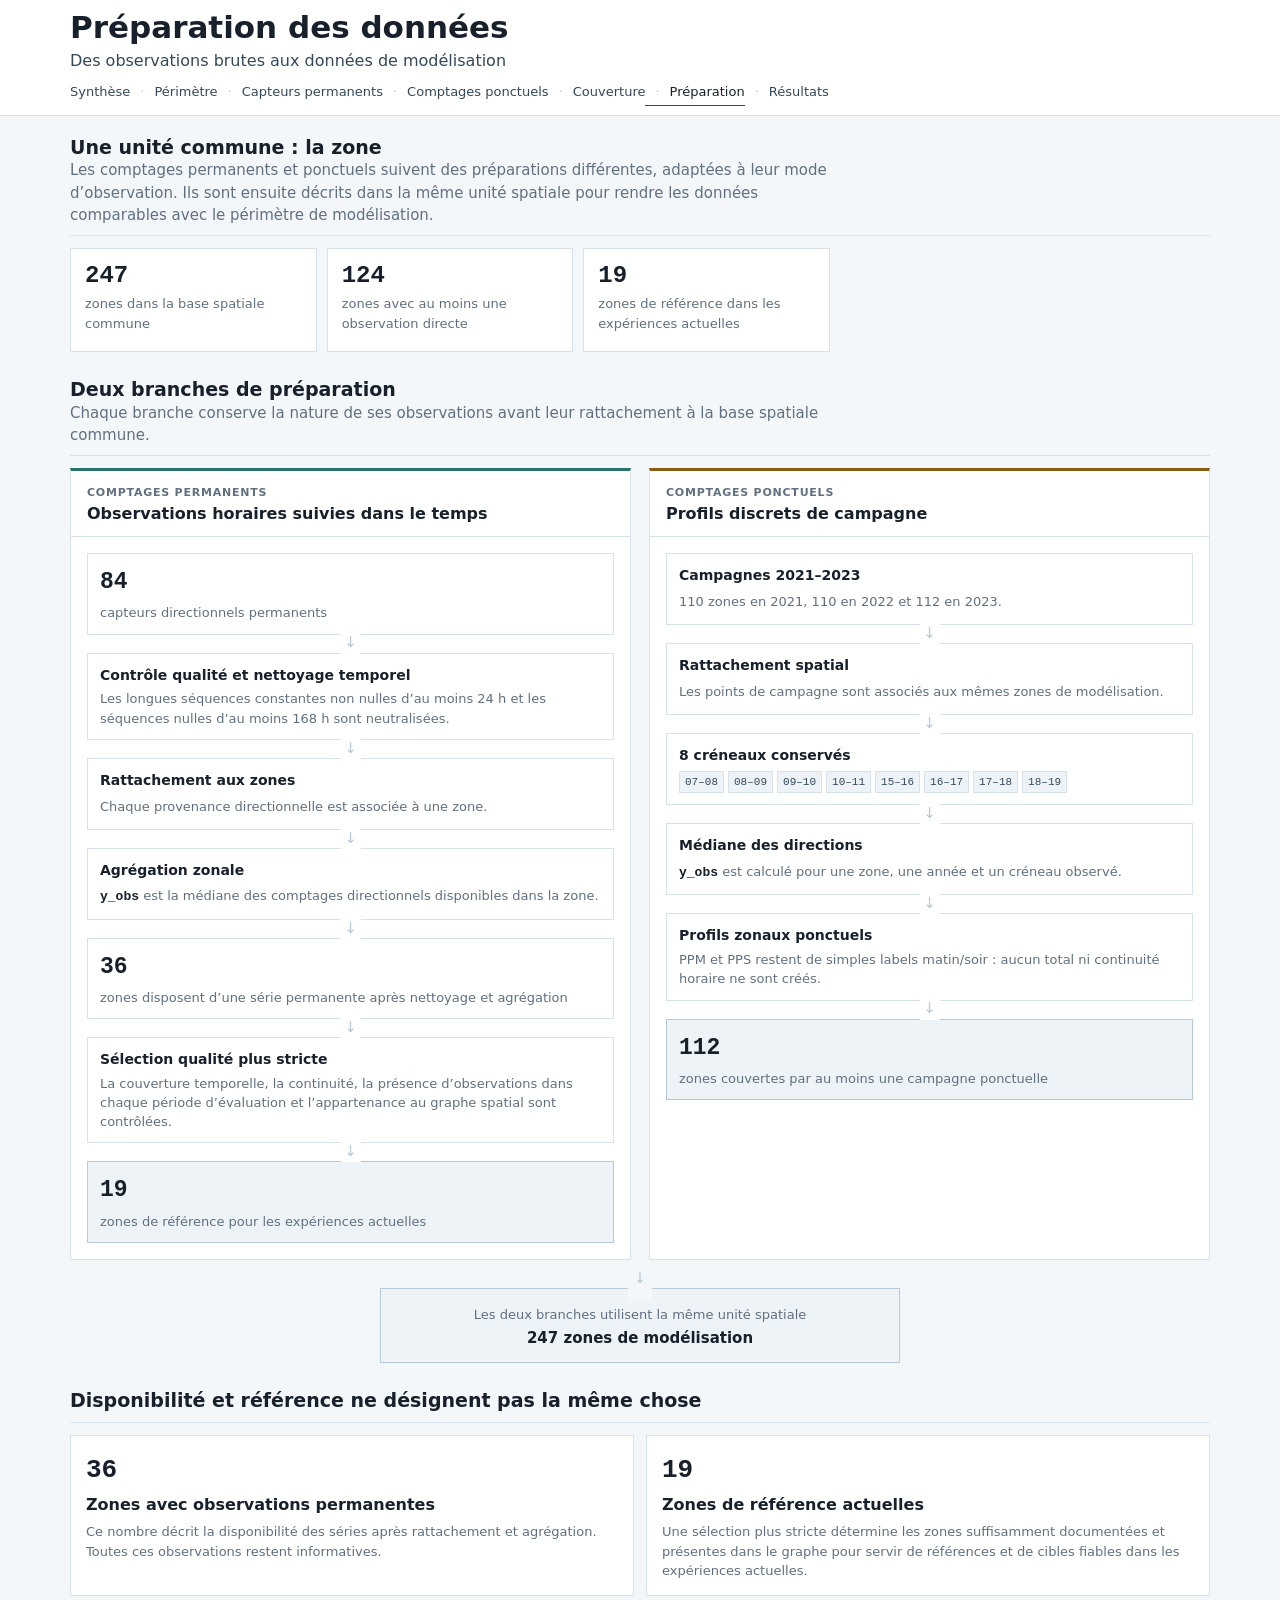
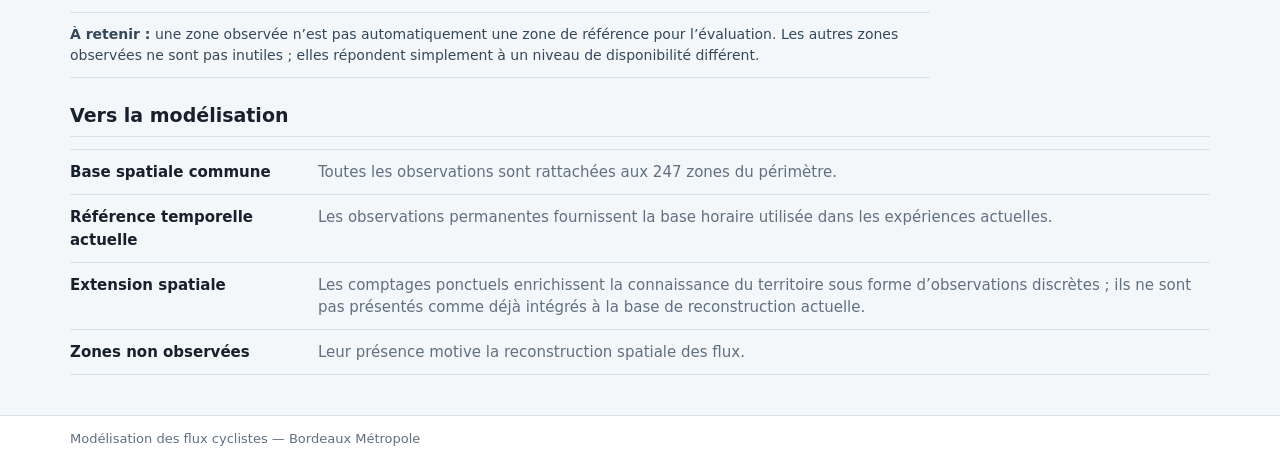
<file: Bordeaux-Mobilite/methodology.html>
<!doctype html>
<html lang="fr">
<head>
  <meta charset="utf-8">
  <meta name="viewport" content="width=device-width, initial-scale=1">
  <title>Préparation des données — Modélisation des flux cyclistes</title>
  <meta name="description" content="Des observations cyclistes brutes aux données préparées au niveau des zones de modélisation.">
  <link rel="stylesheet" href="assets/css/style.css?v=20260817-results-final">
  <script src="assets/js/app.js?v=20260817-results-final" defer></script>
</head>
<body>
  <header class="site-header">
    <div class="header-inner">
      <h1 class="site-title">Préparation des données</h1>
      <p class="site-subtitle">Des observations brutes aux données de modélisation</p>
      <nav class="primary-nav" aria-label="Navigation principale">
        <a href="index.html">Synthèse</a>
        <a href="study-area.html">Périmètre</a>
        <a href="permanent-counts.html">Capteurs permanents</a>
        <a href="punctual-counts.html">Comptages ponctuels</a>
        <a href="observation-coverage.html">Couverture</a>
        <a href="methodology.html">Préparation</a>
        <a href="results.html">Résultats</a>
      </nav>
    </div>
  </header>

  <main class="content">
    <section class="section">
      <div class="section-header compact">
        <h2>Une unité commune : la zone</h2>
        <p class="lead">Les comptages permanents et ponctuels suivent des préparations différentes, adaptées à leur mode d’observation. Ils sont ensuite décrits dans la même unité spatiale pour rendre les données comparables avec le périmètre de modélisation.</p>
      </div>
      <div class="key-metrics compact" aria-label="Chiffres clés de la préparation des données">
        <article class="key-metric">
          <strong data-metric-path="study_area.n_zones_modeling">—</strong>
          <span>zones dans la base spatiale commune</span>
        </article>
        <article class="key-metric">
          <strong data-metric-path="observation_coverage.any_source">—</strong>
          <span>zones avec au moins une observation directe</span>
        </article>
        <article class="key-metric">
          <strong data-metric-path="study_area.n_observed_clean_zones">—</strong>
          <span>zones de référence dans les expériences actuelles</span>
        </article>
      </div>
      <p class="source-note load-note" data-load-error aria-live="polite"></p>
    </section>

    <section class="section">
      <div class="section-header">
        <div>
          <h2>Deux branches de préparation</h2>
          <p class="lead">Chaque branche conserve la nature de ses observations avant leur rattachement à la base spatiale commune.</p>
        </div>
      </div>

      <div class="preparation-pipelines">
        <article class="preparation-branch permanent-branch">
          <div class="preparation-branch-header">
            <p class="eyebrow">Comptages permanents</p>
            <h3>Observations horaires suivies dans le temps</h3>
          </div>
          <ol class="preparation-flow">
            <li>
              <strong data-metric-path="permanent_counts.n_directional_sensors">—</strong>
              <span>capteurs directionnels permanents</span>
            </li>
            <li>
              <strong>Contrôle qualité et nettoyage temporel</strong>
              <span>Les longues séquences constantes non nulles d’au moins 24 h et les séquences nulles d’au moins 168 h sont neutralisées.</span>
            </li>
            <li>
              <strong>Rattachement aux zones</strong>
              <span>Chaque provenance directionnelle est associée à une zone.</span>
            </li>
            <li>
              <strong>Agrégation zonale</strong>
              <span><span class="mono">y_obs</span> est la médiane des comptages directionnels disponibles dans la zone.</span>
            </li>
            <li>
              <strong data-metric-path="permanent_counts.n_zones_with_observations">—</strong>
              <span>zones disposent d’une série permanente après nettoyage et agrégation</span>
            </li>
            <li>
              <strong>Sélection qualité plus stricte</strong>
              <span>La couverture temporelle, la continuité, la présence d’observations dans chaque période d’évaluation et l’appartenance au graphe spatial sont contrôlées.</span>
            </li>
            <li class="preparation-result">
              <strong data-metric-path="study_area.n_observed_clean_zones">—</strong>
              <span>zones de référence pour les expériences actuelles</span>
            </li>
          </ol>
        </article>

        <article class="preparation-branch punctual-branch">
          <div class="preparation-branch-header">
            <p class="eyebrow">Comptages ponctuels</p>
            <h3>Profils discrets de campagne</h3>
          </div>
          <ol class="preparation-flow">
            <li>
              <strong>Campagnes 2021–2023</strong>
              <span><span data-metric-path="punctual_counts.zones_by_year.2021">—</span> zones en 2021, <span data-metric-path="punctual_counts.zones_by_year.2022">—</span> en 2022 et <span data-metric-path="punctual_counts.zones_by_year.2023">—</span> en 2023.</span>
            </li>
            <li>
              <strong>Rattachement spatial</strong>
              <span>Les points de campagne sont associés aux mêmes zones de modélisation.</span>
            </li>
            <li>
              <strong><span data-metric-path="punctual_counts.n_slots">—</span> créneaux conservés</strong>
              <span class="slot-list"><span>07–08</span><span>08–09</span><span>09–10</span><span>10–11</span><span>15–16</span><span>16–17</span><span>17–18</span><span>18–19</span></span>
            </li>
            <li>
              <strong>Médiane des directions</strong>
              <span><span class="mono">y_obs</span> est calculé pour une zone, une année et un créneau observé.</span>
            </li>
            <li>
              <strong>Profils zonaux ponctuels</strong>
              <span>PPM et PPS restent de simples labels matin/soir : aucun total ni continuité horaire ne sont créés.</span>
            </li>
            <li class="preparation-result">
              <strong data-metric-path="punctual_counts.n_zones">—</strong>
              <span>zones couvertes par au moins une campagne ponctuelle</span>
            </li>
          </ol>
        </article>
      </div>

      <div class="preparation-convergence">
        <span>Les deux branches utilisent la même unité spatiale</span>
        <strong><span data-metric-path="study_area.n_zones_modeling">—</span> zones de modélisation</strong>
      </div>
    </section>

    <section class="section">
      <div class="section-header">
        <h2>Disponibilité et référence ne désignent pas la même chose</h2>
      </div>
      <div class="preparation-distinction">
        <article>
          <strong data-metric-path="permanent_counts.n_zones_with_observations">—</strong>
          <h3>Zones avec observations permanentes</h3>
          <p>Ce nombre décrit la disponibilité des séries après rattachement et agrégation. Toutes ces observations restent informatives.</p>
        </article>
        <article>
          <strong data-metric-path="study_area.n_observed_clean_zones">—</strong>
          <h3>Zones de référence actuelles</h3>
          <p>Une sélection plus stricte détermine les zones suffisamment documentées et présentes dans le graphe pour servir de références et de cibles fiables dans les expériences actuelles.</p>
        </article>
      </div>
      <p class="definition-note"><strong>À retenir :</strong> une zone observée n’est pas automatiquement une zone de référence pour l’évaluation. Les autres zones observées ne sont pas inutiles ; elles répondent simplement à un niveau de disponibilité différent.</p>
    </section>

    <section class="section">
      <div class="section-header">
        <h2>Vers la modélisation</h2>
      </div>
      <div class="method-list">
        <div class="method-item">
          <strong>Base spatiale commune</strong>
          <span>Toutes les observations sont rattachées aux 247 zones du périmètre.</span>
        </div>
        <div class="method-item">
          <strong>Référence temporelle actuelle</strong>
          <span>Les observations permanentes fournissent la base horaire utilisée dans les expériences actuelles.</span>
        </div>
        <div class="method-item">
          <strong>Extension spatiale</strong>
          <span>Les comptages ponctuels enrichissent la connaissance du territoire sous forme d’observations discrètes ; ils ne sont pas présentés comme déjà intégrés à la base de reconstruction actuelle.</span>
        </div>
        <div class="method-item">
          <strong>Zones non observées</strong>
          <span>Leur présence motive la reconstruction spatiale des flux.</span>
        </div>
      </div>
    </section>
  </main>

  <footer class="site-footer">
    <div class="footer-inner">Modélisation des flux cyclistes &mdash; Bordeaux Métropole</div>
  </footer>
</body>
</html>
</file>
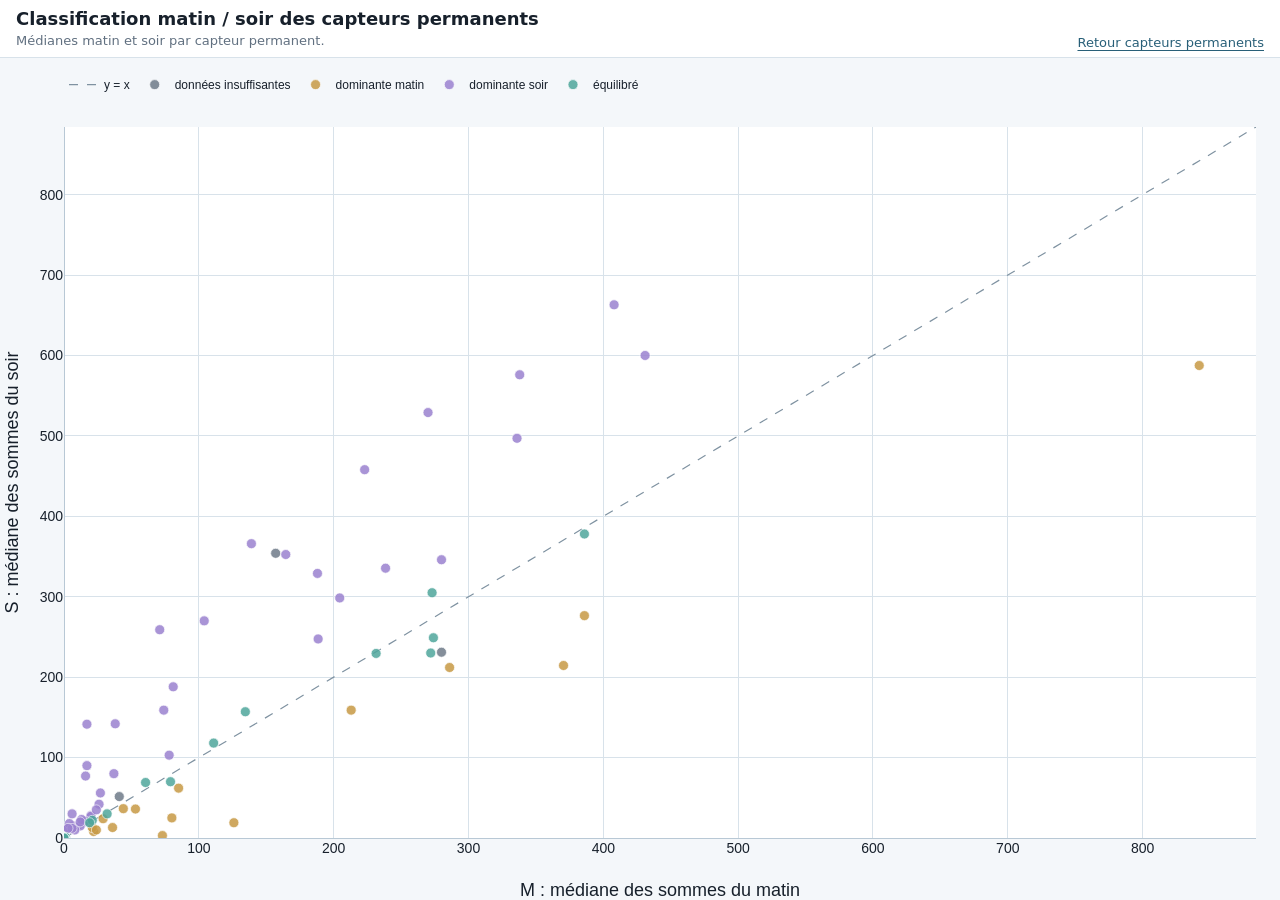
<file: Bordeaux-Mobilite/explorers/permanent-polarity.html>
<!doctype html>
<html lang="fr">
<head>
  <meta charset="utf-8">
  <meta name="viewport" content="width=device-width, initial-scale=1">
  <title>Classification matin / soir des capteurs permanents</title>
  <script src="https://cdn.plot.ly/plotly-2.35.2.min.js"></script>
  <style>
    :root {
      --bg: #f4f7fa;
      --surface: #ffffff;
      --ink: #17202b;
      --muted: #617080;
      --line: #d8e2ea;
      --link: #285f78;
      --morning: #c79a45;
      --evening: #9b82d0;
      --balanced: #4fa69c;
      --insufficient: #6f7b89;
    }
    body {
      margin: 0;
      font-family: system-ui, -apple-system, BlinkMacSystemFont, "Segoe UI", sans-serif;
      color: var(--ink);
      background: var(--bg);
      overflow-x: hidden;
    }
    header {
      display: flex;
      align-items: end;
      justify-content: space-between;
      gap: 16px;
      padding: 8px 16px 7px;
      border-bottom: 1px solid var(--line);
      background: var(--surface);
    }
    h1 {
      margin: 0 0 3px;
      font-size: 18px;
      font-weight: 610;
    }
    p {
      margin: 0;
      color: var(--muted);
      font-size: 13px;
      line-height: 1.35;
    }
    a {
      color: var(--link);
      font-size: 13px;
      text-underline-offset: 3px;
      white-space: nowrap;
    }
    a:focus-visible {
      outline: 2px solid var(--morning);
      outline-offset: 3px;
    }
    #chart {
      width: 100vw;
      height: calc(100vh - 58px);
      min-height: 500px;
    }
    @media (max-width: 720px) {
      header {
        align-items: flex-start;
        flex-direction: column;
        gap: 7px;
      }
      #chart {
        height: calc(100vh - 88px);
      }
    }
  </style>
</head>
<body>
  <header>
    <div>
      <h1>Classification matin / soir des capteurs permanents</h1>
      <p>Médianes matin et soir par capteur permanent.</p>
    </div>
    <a href="../permanent-counts.html">Retour capteurs permanents</a>
  </header>
  <div id="chart"></div>
  <script>
    const payload = {"traces":[{"type":"scatter","mode":"lines","name":"y = x","x":[0,884.1],"y":[0,884.1],"line":{"color":"#171717","width":1.2,"dash":"dash"},"hoverinfo":"skip"},{"type":"scatter","mode":"markers","name":"-1 - donnees insuffisantes","x":[41.0,0.0,0.0,157.0,280.0],"y":[51.5,0.0,0.0,354.0,231.0],"marker":{"size":10,"opacity":0.85,"color":["#7f1d1d","#7f1d1d","#7f1d1d","#7f1d1d","#7f1d1d"],"line":{"color":"white","width":0.6}},"customdata":[["Z23CT110","Sud vers Nord",41.0,51.5,0.7961165048543689,2,"-1 - donnees insuffisantes"],["Z32CT101","Chemin de Crabot vers Bordeaux",0.0,0.0,NaN,9,"-1 - donnees insuffisantes"],["Z32CT102","Chemin de Crabot vers Bouliac",0.0,0.0,NaN,9,"-1 - donnees insuffisantes"],["Z5CT101","Bègles vers Bordeaux",157.0,354.0,0.4435028248587571,1,"-1 - donnees insuffisantes"],["Z5CT102","Bordeaux vers Bègles",280.0,231.0,1.2121212121212122,1,"-1 - donnees insuffisantes"]],"hovertemplate":"<b>%{customdata[0]}</b><br>%{customdata[1]}<br>M=%{customdata[2]:.2f}<br>S=%{customdata[3]:.2f}<br>ratio M/S=%{customdata[4]:.3f}<br>jours valides=%{customdata[5]}<br>type=%{customdata[6]}<extra></extra>"},{"type":"scatter","mode":"markers","name":"0 - dominante matin","x":[213.0,386.0,370.5,126.0,22.0,53.0,29.0,21.0,44.0,73.0,36.0,24.0,842.0,286.0,80.0,85.0],"y":[159.0,276.5,214.5,19.0,8.0,36.0,24.0,13.0,36.5,3.0,13.0,10.0,587.5,212.0,25.0,62.0],"marker":{"size":10,"opacity":0.85,"color":["#2563eb","#2563eb","#2563eb","#2563eb","#2563eb","#2563eb","#2563eb","#2563eb","#2563eb","#2563eb","#2563eb","#2563eb","#2563eb","#2563eb","#2563eb","#2563eb"],"line":{"color":"white","width":0.6}},"customdata":[["Z10CT102","Dandicolle vers Mériadeck",213.0,159.0,1.3396226415094339,217,"0 - dominante matin"],["Z12CT15","Boulevard Albert 1er vers Boulevard Roosevelt",386.0,276.5,1.3960216998191681,346,"0 - dominante matin"],["Z14CT101","Chaban entrant Nord",370.5,214.5,1.7272727272727273,288,"0 - dominante matin"],["Z16CT102","Totem vélo Sens Sortant",126.0,19.0,6.631578947368421,306,"0 - dominante matin"],["Z16CT108","Pessac Centre vers Rocade",22.0,8.0,2.75,235,"0 - dominante matin"],["Z19CT101","Leognan vers Bordeaux",53.0,36.0,1.4722222222222223,294,"0 - dominante matin"],["Z23CT106","Bruges vers Le Taillan",29.0,24.0,1.2083333333333333,174,"0 - dominante matin"],["Z23CT108","Blanquefort vers Eysines",21.0,13.0,1.6153846153846154,177,"0 - dominante matin"],["Z23CT109","Nord vers Sud",44.0,36.5,1.2054794520547945,96,"0 - dominante matin"],["Z28CT101","Centre Saint Aubin vers Lycée",73.0,3.0,24.333333333333332,123,"0 - dominante matin"],["Z30CT101","Bordeaux vers Aéroport",36.0,13.0,2.769230769230769,178,"0 - dominante matin"],["Z31CT10","49 Rue des Griffons vers Allende",24.0,10.0,2.4,345,"0 - dominante matin"],["Z4CT101","Boulevard vers Bordeaux Centre",842.0,587.5,1.4331914893617022,54,"0 - dominante matin"],["Z503CT24","9 Quai de la Souys vers rue d'Artagnan",286.0,212.0,1.349056603773585,345,"0 - dominante matin"],["Z7CT104","Crématorium vers Aéroport",80.0,25.0,3.2,303,"0 - dominante matin"],["Z8CT102","Bordeaux vers Cenon",85.0,62.0,1.3709677419354838,259,"0 - dominante matin"]],"hovertemplate":"<b>%{customdata[0]}</b><br>%{customdata[1]}<br>M=%{customdata[2]:.2f}<br>S=%{customdata[3]:.2f}<br>ratio M/S=%{customdata[4]:.3f}<br>jours valides=%{customdata[5]}<br>type=%{customdata[6]}<extra></extra>"},{"type":"scatter","mode":"markers","name":"1 - dominante soir","x":[204.5,71.0,270.0,17.0,20.0,38.0,27.0,81.0,3.0,336.0,431.0,37.0,7.0,14.0,20.0,12.0,16.0,26.0,13.0,188.0,4.0,8.0,12.0,16.0,6.0,280.0,338.0,223.0,408.0,104.0,139.0,17.0,6.0,3.0,24.0,74.0,164.5,188.5,238.5,78.0],"y":[298.5,259.0,529.0,141.5,28.0,142.0,56.0,188.0,12.0,497.0,600.0,80.0,15.0,19.0,27.0,15.0,21.0,42.0,23.0,329.0,18.0,10.0,20.0,77.0,30.0,346.0,576.0,458.0,663.0,270.0,366.0,90.0,12.0,12.0,35.0,159.0,352.5,247.5,335.5,103.0],"marker":{"size":10,"opacity":0.85,"color":["#dc2626","#dc2626","#dc2626","#dc2626","#dc2626","#dc2626","#dc2626","#dc2626","#dc2626","#dc2626","#dc2626","#dc2626","#dc2626","#dc2626","#dc2626","#dc2626","#dc2626","#dc2626","#dc2626","#dc2626","#dc2626","#dc2626","#dc2626","#dc2626","#dc2626","#dc2626","#dc2626","#dc2626","#dc2626","#dc2626","#dc2626","#dc2626","#dc2626","#dc2626","#dc2626","#dc2626","#dc2626","#dc2626","#dc2626","#dc2626"],"line":{"color":"white","width":0.6}},"customdata":[["Z12CT101","199 Blv Roosevelt vers Blv Albert 1er",204.5,298.5,0.6850921273031826,240,"1 - dominante soir"],["Z14CT102","Chaban sortant Nord",71.0,259.0,0.27413127413127414,287,"1 - dominante soir"],["Z14CT104","Chaban sortant Sud",270.0,529.0,0.5103969754253308,145,"1 - dominante soir"],["Z16CT101","Totem vélo Sens Entrant",17.0,141.5,0.12014134275618374,306,"1 - dominante soir"],["Z16CT106","Haut Leveque vers Bordeaux",20.0,28.0,0.7142857142857143,117,"1 - dominante soir"],["Z16CT107","Rocade vers Pessac Centre",38.0,142.0,0.2676056338028169,235,"1 - dominante soir"],["Z1701CT24","21 Cours du Général De Gaulle vers Professeur Villemin",27.0,56.0,0.48214285714285715,345,"1 - dominante soir"],["Z1705CT2","Avenue Thouars - Marne vers rocade",81.0,188.0,0.4308510638297872,345,"1 - dominante soir"],["Z19CT102","Bordeaux vers Leognan",3.0,12.0,0.25,295,"1 - dominante soir"],["Z201CT101","37 Cours du Marechal Juin vers Boulevard",336.0,497.0,0.676056338028169,51,"1 - dominante soir"],["Z201CT102","37 Cours du Marechal Juin vers Pey Berland",431.0,600.0,0.7183333333333334,51,"1 - dominante soir"],["Z21CT102","Bordeaux vers Bruges",37.0,80.0,0.4625,177,"1 - dominante soir"],["Z2203CT4","34 Avenue de Paris vers Prévost Sansac de Traversay",7.0,15.0,0.4666666666666667,345,"1 - dominante soir"],["Z23CT101","Hippodrome vers Bruges",14.0,19.0,0.7368421052631579,267,"1 - dominante soir"],["Z23CT102","Bruges vers Hippodrome",20.0,27.0,0.7407407407407407,266,"1 - dominante soir"],["Z23CT103","de Gaulle vers Gaussens",12.0,15.0,0.8,139,"1 - dominante soir"],["Z23CT104","Gaussens vers de Gaulle",16.0,21.0,0.7619047619047619,139,"1 - dominante soir"],["Z23CT105","Le Taillan vers Bruges",26.0,42.0,0.6190476190476191,174,"1 - dominante soir"],["Z23CT107","Eysines vers Blanquefort",13.0,23.0,0.5652173913043478,177,"1 - dominante soir"],["Z26CT101","Rocade vers Begles",188.0,329.0,0.5714285714285714,185,"1 - dominante soir"],["Z28CT102","Lycée vers Centre Saint Aubin",4.0,18.0,0.2222222222222222,123,"1 - dominante soir"],["Z2903CT5","19 Avenue Jean Zay vers rue Bernard Palissy",8.0,10.0,0.8,344,"1 - dominante soir"],["Z2903CT6","19 Avenue Jean Zay vers Avenue René Cassagne",12.0,20.0,0.6,344,"1 - dominante soir"],["Z30CT102","Aéroport vers Bordeaux",16.0,77.0,0.2077922077922078,179,"1 - dominante soir"],["Z31CT11","49 Rue des Griffons vers Chemin du Pin",6.0,30.0,0.2,344,"1 - dominante soir"],["Z401CT11","27 Cours Clémenceau vers rue Buffon",280.0,346.0,0.8092485549132948,345,"1 - dominante soir"],["Z401CT12","27 Cours Clémenceau vers rue Rolland",338.0,576.0,0.5868055555555556,345,"1 - dominante soir"],["Z401CT8","68 Cours de Verdun vers D'Aviau",223.0,458.0,0.4868995633187773,345,"1 - dominante soir"],["Z401CT9","68 Cours de Verdun vers Cours Xavier Arnozan",408.0,663.0,0.6153846153846154,345,"1 - dominante soir"],["Z4CT102","Bordeaux Centre vers Boulevard",104.0,270.0,0.3851851851851852,54,"1 - dominante soir"],["Z503CT23","9 Quai de la Souys vers rue Emile Henriot",139.0,366.0,0.3797814207650273,345,"1 - dominante soir"],["Z7CT103","Aéroport vers Crématorium",17.0,90.0,0.18888888888888888,303,"1 - dominante soir"],["Z7CT106","Bordeaux vers Martignas",6.0,12.0,0.5,306,"1 - dominante soir"],["Z7CT107","Martignas vers Bordeaux",3.0,12.0,0.25,297,"1 - dominante soir"],["Z7CT108","Bordeaux vers Martignas",24.0,35.0,0.6857142857142857,297,"1 - dominante soir"],["Z8CT101","Cenon vers Bordeaux",74.0,159.0,0.46540880503144655,259,"1 - dominante soir"],["Z8CT103","Queyries vers Pont de Pierre",164.5,352.5,0.4666666666666667,58,"1 - dominante soir"],["Z901CT6","Boulevard Antoine Gautier vers rue Berruer",188.5,247.5,0.7616161616161616,346,"1 - dominante soir"],["Z901CT7","Boulevard Antoine Gautier vers Cité des Pêcheurs",238.5,335.5,0.7108792846497765,346,"1 - dominante soir"],["Z904CT4","155 Avenue François Mitterrand vers rue Camille Vic",78.0,103.0,0.7572815533980582,346,"1 - dominante soir"]],"hovertemplate":"<b>%{customdata[0]}</b><br>%{customdata[1]}<br>M=%{customdata[2]:.2f}<br>S=%{customdata[3]:.2f}<br>ratio M/S=%{customdata[4]:.3f}<br>jours valides=%{customdata[5]}<br>type=%{customdata[6]}<extra></extra>"},{"type":"scatter","mode":"markers","name":"2 - equilibre","x":[273.0,274.0,21.0,79.0,111.0,0.0,0.0,0.0,1.0,60.5,19.0,0.0,0.0,272.0,0.0,0.0,0.0,0.0,32.0,231.5,0.0,386.0,134.5],"y":[305.0,249.0,22.0,70.0,118.0,0.0,0.0,0.0,1.0,69.0,19.0,0.0,0.0,230.0,0.0,0.0,0.0,0.0,30.0,229.5,0.0,378.0,157.0],"marker":{"size":10,"opacity":0.85,"color":["#737373","#737373","#737373","#737373","#737373","#737373","#737373","#737373","#737373","#737373","#737373","#737373","#737373","#737373","#737373","#737373","#737373","#737373","#737373","#737373","#737373","#737373","#737373"],"line":{"color":"white","width":0.6}},"customdata":[["Z10CT101","Dandicolle vers Boulevards",273.0,305.0,0.8950819672131147,217,"2 - equilibre"],["Z14CT103","Chaban entrant Sud",274.0,249.0,1.1004016064257027,145,"2 - equilibre"],["Z16CT105","Bordeaux vers Haut Leveque",21.0,22.0,0.9545454545454546,117,"2 - equilibre"],["Z1701CT23","21 Cours du Général De Gaulle vers ech. 16",79.0,70.0,1.1285714285714286,345,"2 - equilibre"],["Z1705CT1","Avenue Thouars - Marne vers centre Talence",111.0,118.0,0.940677966101695,345,"2 - equilibre"],["Z201CT4","37 Cours du Marechal Juin vers Pey Berland",0.0,0.0,NaN,296,"2 - equilibre"],["Z201CT5","37 Cours du Marechal Juin vers Boulevard",0.0,0.0,NaN,296,"2 - equilibre"],["Z203CT6","Pont de Pierre vers Bir Hakeim",0.0,0.0,NaN,345,"2 - equilibre"],["Z203CT7","Pont de Pierre vers Stalingrad",1.0,1.0,1.0,345,"2 - equilibre"],["Z21CT103","Bruges vers Bordeaux",60.5,69.0,0.8768115942028986,178,"2 - equilibre"],["Z2203CT3","34 Avenue de Paris vers rue Daniel",19.0,19.0,1.0,345,"2 - equilibre"],["Z24CT23","Avenue de Magudas sens Entrant",0.0,0.0,NaN,344,"2 - equilibre"],["Z24CT24","Avenue de Magudas sens sortant",0.0,0.0,NaN,344,"2 - equilibre"],["Z26CT102","Begles vers Rocade",272.0,230.0,1.182608695652174,185,"2 - equilibre"],["Z502CT23","15 quais de Paludate vers Saget",0.0,0.0,NaN,345,"2 - equilibre"],["Z502CT24","15 quais de Paludate vers Pont StJean",0.0,0.0,NaN,345,"2 - equilibre"],["Z601CT7","2 Avenue de la République vers rue de la Liberté",0.0,0.0,NaN,346,"2 - equilibre"],["Z601CT8","2 Avenue de la République vers rue Judaïque",0.0,0.0,NaN,346,"2 - equilibre"],["Z7CT105","Martignas vers Bordeaux",32.0,30.0,1.0666666666666667,306,"2 - equilibre"],["Z8CT104","Queyries vers Pont Chaban",231.5,229.5,1.008714596949891,58,"2 - equilibre"],["Z901CT4","46 Rue Général Larminat vers Barrière d'Ornano",0.0,0.0,NaN,346,"2 - equilibre"],["Z901CT5","Boulevard G. Pompidou vers Barrière d'Ornano",386.0,378.0,1.0211640211640212,346,"2 - equilibre"],["Z904CT5","155 Avenue François Mitterrand vers Mendès France",134.5,157.0,0.856687898089172,346,"2 - equilibre"]],"hovertemplate":"<b>%{customdata[0]}</b><br>%{customdata[1]}<br>M=%{customdata[2]:.2f}<br>S=%{customdata[3]:.2f}<br>ratio M/S=%{customdata[4]:.3f}<br>jours valides=%{customdata[5]}<br>type=%{customdata[6]}<extra></extra>"}],"layout":{"title":"Classification capteurs matin / soir hors vacances scolaires Zone A et jours feries","xaxis":{"title":{"text":"M = mediane des sommes matin","font":{"size":18}},"tickfont":{"size":14},"range":[0,884.1]},"yaxis":{"title":{"text":"S = mediane des sommes soir","font":{"size":18}},"tickfont":{"size":14},"range":[0,884.1]},"legend":{"font":{"size":14}},"template":"plotly_white","hovermode":"closest","margin":{"l":70,"r":30,"t":60,"b":70}}};
    const classLabels = {
      "-1 - donnees insuffisantes": "données insuffisantes",
      "0 - dominante matin": "dominante matin",
      "1 - dominante soir": "dominante soir",
      "2 - equilibre": "équilibré"
    };
    const classColors = {
      "données insuffisantes": "#6f7b89",
      "dominante matin": "#c79a45",
      "dominante soir": "#9b82d0",
      "équilibré": "#4fa69c"
    };
    payload.traces.forEach((trace) => {
      if (classLabels[trace.name]) {
        trace.name = classLabels[trace.name];
      }
      if (trace.name === "y = x") {
        trace.line.color = "#7f92a1";
      }
      if (trace.marker && classColors[trace.name]) {
        trace.marker.color = Array.isArray(trace.marker.color)
          ? trace.marker.color.map(() => classColors[trace.name])
          : classColors[trace.name];
        trace.marker.line = { color: "#ffffff", width: 0.7 };
      }
      if (Array.isArray(trace.customdata)) {
        trace.customdata.forEach((row) => {
          if (Array.isArray(row) && classLabels[row[6]]) {
            row[6] = classLabels[row[6]];
          }
        });
      }
      if (trace.hovertemplate) {
        trace.hovertemplate = trace.hovertemplate
          .replace("ratio M/S=", "ratio M/S = ")
          .replace("jours valides=", "jours valides = ")
          .replace("type=", "classe = ");
      }
    });
    payload.layout.title = "";
    payload.layout.template = "plotly_white";
    payload.layout.paper_bgcolor = "#f4f7fa";
    payload.layout.plot_bgcolor = "#ffffff";
    payload.layout.font = { color: "#17202b" };
    payload.layout.xaxis.title.text = "M : médiane des sommes du matin";
    payload.layout.yaxis.title.text = "S : médiane des sommes du soir";
    payload.layout.xaxis.gridcolor = "#d8e2ea";
    payload.layout.yaxis.gridcolor = "#d8e2ea";
    payload.layout.xaxis.zerolinecolor = "#b8c8d5";
    payload.layout.yaxis.zerolinecolor = "#b8c8d5";
    payload.layout.legend = {font: {size: 12}, orientation: "h", x: 0, y: 1.08};
    payload.layout.margin = {l: 64, r: 24, t: 28, b: 62};
    Plotly.newPlot("chart", payload.traces, payload.layout, {responsive: true, displaylogo: false, displayModeBar: false});
  </script>
</body>
</html>
</file>
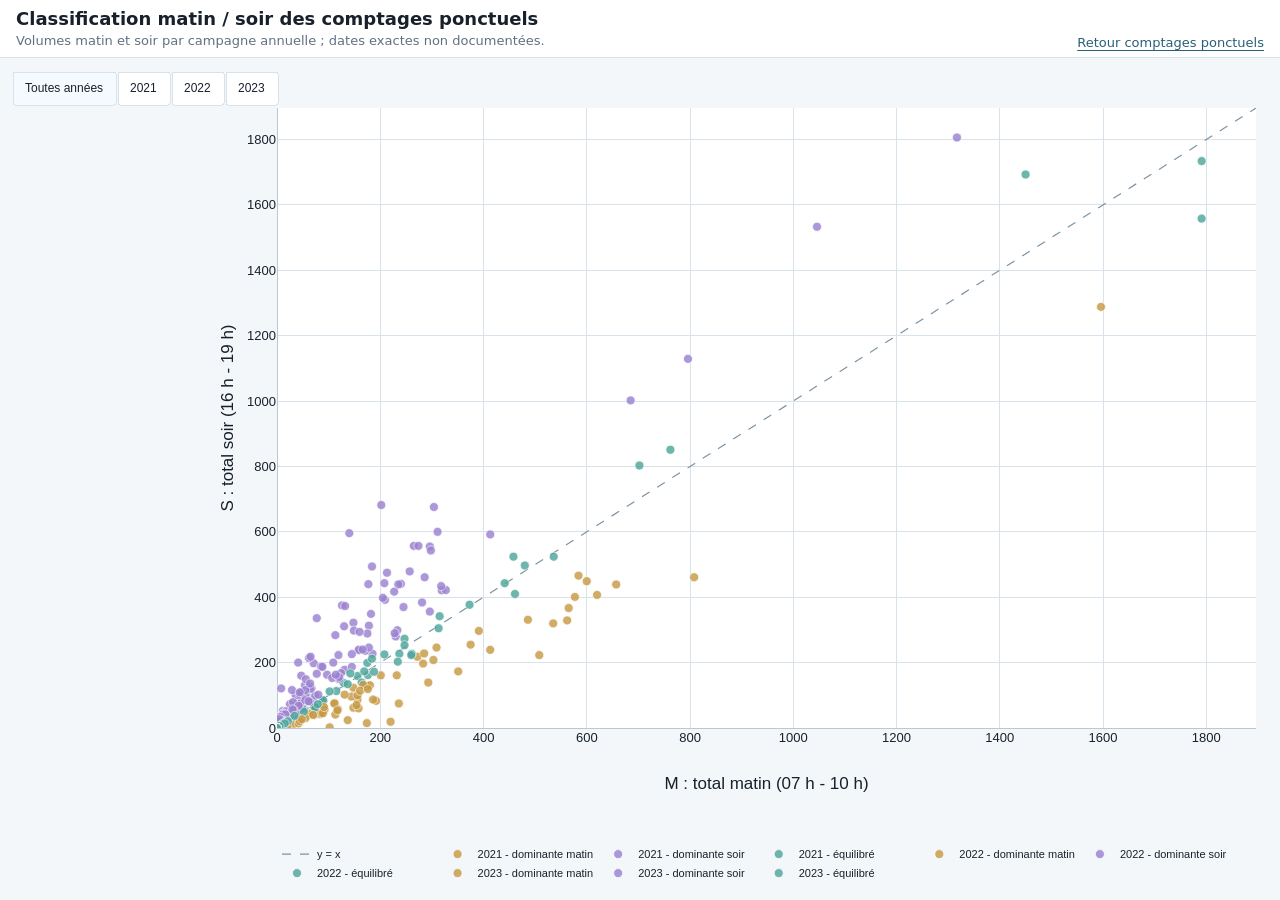
<file: Bordeaux-Mobilite/explorers/punctual-polarity.html>
<!doctype html>
<html lang="fr">
<head>
  <meta charset="utf-8">
  <meta name="viewport" content="width=device-width, initial-scale=1">
  <title>Classification matin / soir des comptages ponctuels</title>
  <script src="https://cdn.plot.ly/plotly-2.35.2.min.js"></script>
  <style>
    :root {
      --bg: #f4f7fa;
      --surface: #ffffff;
      --ink: #17202b;
      --muted: #617080;
      --line: #d8e2ea;
      --link: #285f78;
      --morning: #c79a45;
      --evening: #9b82d0;
      --balanced: #4fa69c;
      --insufficient: #6f7b89;
    }
    body {
      margin: 0;
      font-family: system-ui, -apple-system, BlinkMacSystemFont, "Segoe UI", sans-serif;
      color: var(--ink);
      background: var(--bg);
      overflow-x: hidden;
    }
    header {
      display: flex;
      align-items: end;
      justify-content: space-between;
      gap: 16px;
      padding: 8px 16px 7px;
      border-bottom: 1px solid var(--line);
      background: var(--surface);
    }
    h1 {
      margin: 0 0 3px;
      font-size: 18px;
      font-weight: 610;
    }
    p {
      margin: 0;
      color: var(--muted);
      font-size: 13px;
      line-height: 1.35;
    }
    a {
      color: var(--link);
      font-size: 13px;
      text-underline-offset: 3px;
      white-space: nowrap;
    }
    a:focus-visible {
      outline: 2px solid var(--morning);
      outline-offset: 3px;
    }
    #chart {
      width: 100vw;
      height: calc(100vh - 58px);
      min-height: 520px;
    }
    @media (max-width: 720px) {
      header {
        align-items: flex-start;
        flex-direction: column;
        gap: 7px;
      }
      #chart {
        height: calc(100vh - 94px);
      }
    }
  </style>
</head>
<body>
  <header>
    <div>
      <h1>Classification matin / soir des comptages ponctuels</h1>
      <p>Volumes matin et soir par campagne annuelle ; dates exactes non documentées.</p>
    </div>
    <a href="../punctual-counts.html">Retour comptages ponctuels</a>
  </header>
  <div id="chart"></div>
  <script>
    const payload = {"traces":[{"type":"scatter","mode":"lines","name":"y = x","x":[0,1896.3000000000002],"y":[0,1896.3000000000002],"line":{"color":"#171717","width":1.2,"dash":"dash"},"hoverinfo":"skip","showlegend":true,"meta":{"year":"all"}},{"type":"scatter","mode":"markers","name":"2021 - 0 - dominante matin","x":[14.0,5.0,38.0,83.0,72.0,61.0,72.0,64.0,156.0,309.0,8.0,2.0,43.0,92.0,11.0,14.0,23.0,23.0,24.0],"y":[1.0,3.0,18.0,42.0,40.0,39.0,56.0,44.0,87.0,246.0,4.0,1.0,35.0,56.0,5.0,8.0,11.0,18.0,15.0],"marker":{"size":9,"opacity":0.82,"color":["#2563eb","#2563eb","#2563eb","#2563eb","#2563eb","#2563eb","#2563eb","#2563eb","#2563eb","#2563eb","#2563eb","#2563eb","#2563eb","#2563eb","#2563eb","#2563eb","#2563eb","#2563eb","#2563eb"],"line":{"color":"white","width":0.6}},"customdata":[[2021,"11A","PW.2","Vers Rue des Vignes de Bussac",14.0,1.0,"14.000","0 - dominante matin","complete"],[2021,"2","PA2.1","Vers Louis Savariaud",5.0,3.0,"1.667","0 - dominante matin","complete"],[2021,"21","PE.2","Vers Rue des Tanneries",38.0,18.0,"2.111","0 - dominante matin","complete"],[2021,"23","PP2.2","Vers Avenue de Canéjan",83.0,42.0,"1.976","0 - dominante matin","complete"],[2021,"24","PU2.1","Vers Avenue Roul",72.0,40.0,"1.800","0 - dominante matin","complete"],[2021,"26","PM.2","Vers Cours Maréchal Gallieni",61.0,39.0,"1.564","0 - dominante matin","complete"],[2021,"27","PR.1","Vers Avenue de la Marne",72.0,56.0,"1.286","0 - dominante matin","complete"],[2021,"29","P73.2","Vers Quai de Brazza",64.0,44.0,"1.455","0 - dominante matin","complete"],[2021,"37","PU.2","Vers Rue Domion",156.0,87.0,"1.793","0 - dominante matin","complete"],[2021,"39","P5.2","Vers Rue de Lisleferme",309.0,246.0,"1.256","0 - dominante matin","complete"],[2021,"3A","PB2-A.2","Vers Impasse Georges Baudry",8.0,4.0,"2.000","0 - dominante matin","complete"],[2021,"3B","PB2-B.1","Vers Avenue de la Garonne",2.0,1.0,"2.000","0 - dominante matin","complete"],[2021,"53","P20.1","Vers Rue Diaz",43.0,35.0,"1.229","0 - dominante matin","complete"],[2021,"56","PA.2","Vers Boulevards Jean-Jacques Bosc",92.0,56.0,"1.643","0 - dominante matin","complete"],[2021,"5A","PW1-A.1","Vers Rue Montsouris",11.0,5.0,"2.200","0 - dominante matin","complete"],[2021,"6","PM1.1","Vers Avenue Jean Capdeboscq",14.0,8.0,"1.750","0 - dominante matin","complete"],[2021,"7","PV1.1","Vers Rue de la Poste",23.0,11.0,"2.091","0 - dominante matin","complete"],[2021,"8","PY.2","Vers Rue François Ransinangue",23.0,18.0,"1.278","0 - dominante matin","complete"],[2021,"9","PX.1","Vers Rue de la Liberté",24.0,15.0,"1.600","0 - dominante matin","complete"]],"hovertemplate":"<b>%{customdata[0]} | Num_CPEV=%{customdata[1]} | Poste=%{customdata[2]}</b><br>Direction=%{customdata[3]}<br>M=%{customdata[4]:.2f}<br>S=%{customdata[5]:.2f}<br>ratio M/S=%{customdata[6]}<br>type=%{customdata[7]}<br>statut=%{customdata[8]}<extra></extra>","meta":{"year":"2021"}},{"type":"scatter","mode":"markers","name":"2021 - 1 - dominante soir","x":[3.0,9.0,1.0,40.0,44.0,11.0,16.0,19.0,19.0,233.0,77.0,17.0,2.0,3.0,5.0,7.0,1.0,3.0,2.0,17.0,21.0,10.0,54.0,25.0,44.0,58.0,2.0,42.0,33.0,17.0,230.0,319.0,209.0,14.0,160.0,178.0,36.0,67.0,21.0,228.0,3.0,1.0,11.0,13.0,29.0,240.0,97.0,148.0,185.0,208.0,131.0,71.0,33.0,126.0,140.0,8.0,109.0,202.0,120.0,171.0,205.0,184.0,50.0,69.0,45.0,7.0,0.0,0.0,3.0,11.0,16.0],"y":[15.0,13.0,6.0,78.0,55.0,52.0,25.0,28.0,43.0,299.0,336.0,47.0,16.0,8.0,9.0,16.0,18.0,14.0,5.0,28.0,33.0,28.0,130.0,73.0,88.0,97.0,14.0,55.0,48.0,43.0,280.0,421.0,392.0,45.0,238.0,313.0,100.0,121.0,45.0,290.0,10.0,4.0,23.0,25.0,36.0,441.0,163.0,322.0,227.0,443.0,178.0,198.0,58.0,375.0,596.0,21.0,200.0,682.0,149.0,236.0,398.0,494.0,73.0,86.0,100.0,14.0,1.0,2.0,23.0,33.0,20.0],"marker":{"size":9,"opacity":0.82,"color":["#dc2626","#dc2626","#dc2626","#dc2626","#dc2626","#dc2626","#dc2626","#dc2626","#dc2626","#dc2626","#dc2626","#dc2626","#dc2626","#dc2626","#dc2626","#dc2626","#dc2626","#dc2626","#dc2626","#dc2626","#dc2626","#dc2626","#dc2626","#dc2626","#dc2626","#dc2626","#dc2626","#dc2626","#dc2626","#dc2626","#dc2626","#dc2626","#dc2626","#dc2626","#dc2626","#dc2626","#dc2626","#dc2626","#dc2626","#dc2626","#dc2626","#dc2626","#dc2626","#dc2626","#dc2626","#dc2626","#dc2626","#dc2626","#dc2626","#dc2626","#dc2626","#dc2626","#dc2626","#dc2626","#dc2626","#dc2626","#dc2626","#dc2626","#dc2626","#dc2626","#dc2626","#dc2626","#dc2626","#dc2626","#dc2626","#dc2626","#dc2626","#dc2626","#dc2626","#dc2626","#dc2626"],"line":{"color":"white","width":0.6}},"customdata":[[2021,"10","PK2.1","Vers Allée de Buceguette",3.0,15.0,"0.200","1 - dominante soir","complete"],[2021,"10","PK2.2","Vers Allée de l'Europe",9.0,13.0,"0.692","1 - dominante soir","complete"],[2021,"11A","PW.1","Vers Route de Lacanau",1.0,6.0,"0.167","1 - dominante soir","complete"],[2021,"11B","PW1.1","Vers Avenue du Thil",40.0,78.0,"0.513","1 - dominante soir","complete"],[2021,"11B","PW1.2","Vers Avenue du Taillan",44.0,55.0,"0.800","1 - dominante soir","complete"],[2021,"12","PS1.1","Vers Allée Pierre de Villepreux",11.0,52.0,"0.212","1 - dominante soir","complete"],[2021,"13","PP1.1","Vers Allée Charles André Julien",16.0,25.0,"0.640","1 - dominante soir","complete"],[2021,"13","PP1.2","Vers Avenue de Pagnot",19.0,28.0,"0.679","1 - dominante soir","complete"],[2021,"14","PY2.1","Vers Allée des Bruyères",19.0,43.0,"0.442","1 - dominante soir","complete"],[2021,"15","P62.1","Vers le Pont Chaban Delmas",233.0,299.0,"0.779","1 - dominante soir","complete"],[2021,"15","P62.2","Vers le Pont de Pierre",77.0,336.0,"0.229","1 - dominante soir","complete"],[2021,"16","P75.1","Vers Boulevards de l'Entre-Deux-Mers",17.0,47.0,"0.362","1 - dominante soir","complete"],[2021,"18","PE2.1","Vers Allée Sylvestre",2.0,16.0,"0.125","1 - dominante soir","complete"],[2021,"18","PE2.2","Vers Chemin des Collines",3.0,8.0,"0.375","1 - dominante soir","complete"],[2021,"19","PH1.1","Vers Allée des Aulnes",5.0,9.0,"0.556","1 - dominante soir","complete"],[2021,"19","PH1.2","Vers Avenue Virecourt",7.0,16.0,"0.438","1 - dominante soir","complete"],[2021,"1A","PD2-A.2","Vers Avenue du Général de Gaulle",1.0,18.0,"0.056","1 - dominante soir","complete"],[2021,"1B","PD2-B.2","Vers Rue Maréchal Leclerc",3.0,14.0,"0.214","1 - dominante soir","complete"],[2021,"2","PA2.2","Vers Rue Amand Mouchague",2.0,5.0,"0.400","1 - dominante soir","complete"],[2021,"20","PG2.1","Vers Rue de la Paix",17.0,28.0,"0.607","1 - dominante soir","complete"],[2021,"20","PG2.2","Vers Rue Anatole France",21.0,33.0,"0.636","1 - dominante soir","complete"],[2021,"21","PE.1","Vers Rue de Bénédigues",10.0,28.0,"0.357","1 - dominante soir","complete"],[2021,"22","PH.2","Vers Rue des Tulipiers",54.0,130.0,"0.415","1 - dominante soir","complete"],[2021,"23","PP2.1","Vers Allée Henri Matisse",25.0,73.0,"0.342","1 - dominante soir","complete"],[2021,"24","PU2.2","Vers Cours de la Libération",44.0,88.0,"0.500","1 - dominante soir","complete"],[2021,"25","PJ.1","Vers Avenue Fanning Lafontaine",58.0,97.0,"0.598","1 - dominante soir","complete"],[2021,"26","PM.1","Vers Avenue Paul Bert",2.0,14.0,"0.143","1 - dominante soir","complete"],[2021,"27","PR.2","Vers Avenue des Eyquems",42.0,55.0,"0.764","1 - dominante soir","complete"],[2021,"29","P73.1","Vers Place Aristide Briand",33.0,48.0,"0.688","1 - dominante soir","complete"],[2021,"30","P8.2","Vers rive droite",17.0,43.0,"0.395","1 - dominante soir","complete"],[2021,"32","PI2.2","Vers Quai de Brazza",230.0,280.0,"0.821","1 - dominante soir","complete"],[2021,"33","P78.1","Vers Cours du Médoc",319.0,421.0,"0.758","1 - dominante soir","complete"],[2021,"33","P78.2","Vers Cours de la Martinique",209.0,392.0,"0.533","1 - dominante soir","complete"],[2021,"34","P40.1","Vers Impasse Pierre-Paul Courau",14.0,45.0,"0.311","1 - dominante soir","complete"],[2021,"34","P40.2","Vers Cours du Médoc",160.0,238.0,"0.672","1 - dominante soir","complete"],[2021,"35","PA1.2","Vers Rue du Professeur Lannelongue",178.0,313.0,"0.569","1 - dominante soir","complete"],[2021,"36","PN2.2","Vers Avenue Léon Blum",36.0,100.0,"0.360","1 - dominante soir","complete"],[2021,"37","PU.1","Vers Rue Jude",67.0,121.0,"0.554","1 - dominante soir","complete"],[2021,"38","PV.2","Vers Boulebards du Général Lyautey",21.0,45.0,"0.467","1 - dominante soir","complete"],[2021,"39","P5.1","Vers Avenue du Président Schuman",228.0,290.0,"0.786","1 - dominante soir","complete"],[2021,"3A","PB2-A.1","Vers Impasse Paul Jaumouille",3.0,10.0,"0.300","1 - dominante soir","complete"],[2021,"3B","PB2-B.2","Vers Rue du Clos de Jourdanne",1.0,4.0,"0.250","1 - dominante soir","complete"],[2021,"4","PY1.1","Vers Avenue Claude Taudin",11.0,23.0,"0.478","1 - dominante soir","complete"],[2021,"4","PY1.2","Vers Place de la Victoire",13.0,25.0,"0.520","1 - dominante soir","complete"],[2021,"40","P32.1","Vers Rue des Ormeux",29.0,36.0,"0.806","1 - dominante soir","complete"],[2021,"40","P32.2","Vers Boulevards Président Wilson",240.0,441.0,"0.544","1 - dominante soir","complete"],[2021,"41","P26.1","Vers Boulevard Antoine Gautier_x000D_",97.0,163.0,"0.595","1 - dominante soir","complete"],[2021,"42","P29.2","Vers rue Judaïque_x000D_",148.0,322.0,"0.460","1 - dominante soir","complete"],[2021,"44","P43.1","Vers Place Tourny",185.0,227.0,"0.815","1 - dominante soir","complete"],[2021,"44","P43.2","Vers rue Victoire Américaine",208.0,443.0,"0.470","1 - dominante soir","complete"],[2021,"45","P48.1","Vers Rue Margaux_x000D_",131.0,178.0,"0.736","1 - dominante soir","complete"],[2021,"45","P48.2","Vers Rue de la Porte Dijeaux_x000D_",71.0,198.0,"0.359","1 - dominante soir","complete"],[2021,"46","P53.1","Vers Rue Ausone",33.0,58.0,"0.569","1 - dominante soir","complete"],[2021,"46","P53.2","Vers Quai Richelieu",126.0,375.0,"0.336","1 - dominante soir","complete"],[2021,"48","P51.1","Vers Place de la Victoire",140.0,596.0,"0.235","1 - dominante soir","complete"],[2021,"49","P58.1","Vers Rue de Pessac_x000D_",8.0,21.0,"0.381","1 - dominante soir","complete"],[2021,"49","P58.2","Vers Rue Saint Genès_x000D_",109.0,200.0,"0.545","1 - dominante soir","complete"],[2021,"50","P22.1","Vers Rue Mercière",202.0,682.0,"0.296","1 - dominante soir","complete"],[2021,"51","P16.2","Vers Rive Droite",120.0,149.0,"0.805","1 - dominante soir","complete"],[2021,"52","P60.1","Vers Rue Saint Vincent de Paul",171.0,236.0,"0.725","1 - dominante soir","complete"],[2021,"53","P20.2","Vers Boulevards",205.0,398.0,"0.515","1 - dominante soir","complete"],[2021,"54","P19.1","Barrière de Toulouse_x000D_",184.0,494.0,"0.372","1 - dominante soir","complete"],[2021,"55","P1.1","Vers rue Brascassat",50.0,73.0,"0.685","1 - dominante soir","complete"],[2021,"55","P1.2","Vers rue des Terres Neuves",69.0,86.0,"0.802","1 - dominante soir","complete"],[2021,"56","PA.1","Vers Rue du Maréchal Foch",45.0,100.0,"0.450","1 - dominante soir","complete"],[2021,"5A","PW1-A.2","Vers Rue Maurice Lubbert",7.0,14.0,"0.500","1 - dominante soir","complete"],[2021,"5B","PW1-B.1","Vers Avenue dela Somme",0.0,1.0,"0.000","1 - dominante soir","complete"],[2021,"5B","PW1-B.2","Vers Rue Boutinard",0.0,2.0,"0.000","1 - dominante soir","complete"],[2021,"7","PV1.2","Vers Rue Maurice Fillon",3.0,23.0,"0.130","1 - dominante soir","complete"],[2021,"8","PY.1","Vers Rue de la Forteresse",11.0,33.0,"0.333","1 - dominante soir","complete"],[2021,"9","PX.2","Vers Avenue de la Dame Blanche",16.0,20.0,"0.800","1 - dominante soir","complete"]],"hovertemplate":"<b>%{customdata[0]} | Num_CPEV=%{customdata[1]} | Poste=%{customdata[2]}</b><br>Direction=%{customdata[3]}<br>M=%{customdata[4]:.2f}<br>S=%{customdata[5]:.2f}<br>ratio M/S=%{customdata[6]}<br>type=%{customdata[7]}<br>statut=%{customdata[8]}<extra></extra>","meta":{"year":"2021"}},{"type":"scatter","mode":"markers","name":"2021 - 2 - equilibre","x":[0.0,0.0,0.0,0.0,0.0,0.0,0.0,0.0,0.0,0.0,0.0,0.0,0.0,0.0,0.0,0.0,0.0,0.0,0.0,0.0,0.0,0.0,0.0,0.0,0.0,0.0,0.0,0.0,0.0,0.0,0.0,0.0,0.0,0.0,0.0,0.0,0.0,0.0,0.0,34.0,0.0,0.0,0.0,0.0,0.0,0.0,0.0,0.0,0.0,0.0,0.0,0.0,0.0,0.0,0.0,0.0,0.0,0.0,0.0,0.0,0.0,0.0,0.0,0.0,0.0,0.0,0.0,0.0,0.0,0.0,0.0,0.0,0.0,0.0,0.0,0.0,0.0,0.0,0.0,0.0,30.0,0.0,0.0,0.0,0.0,35.0,9.0,9.0,1.0,3.0,115.0,90.0,72.0,52.0,30.0,16.0,11.0,208.0,237.0,33.0,28.0,129.0,89.0,42.0,315.0,0.0,0.0,458.0,536.0,156.0,175.0,461.0,0.0,0.0,0.0,0.0,0.0,0.0,8.0,0.0,0.0,0.0,0.0,0.0,0.0,0.0,0.0,0.0,0.0,0.0,0.0,0.0,0.0,0.0,0.0,0.0,0.0,0.0,0.0,0.0,0.0,0.0,0.0,0.0,0.0,0.0,0.0,0.0,0.0,0.0,0.0,0.0,0.0,0.0,0.0,0.0,0.0,0.0,0.0,0.0,0.0,0.0,0.0,0.0,0.0,0.0,0.0,0.0,0.0,0.0,0.0,0.0,0.0,0.0,0.0,0.0,0.0,0.0,0.0,0.0,0.0,0.0,0.0,0.0,0.0,0.0,0.0,0.0,0.0,0.0,0.0,0.0,0.0,0.0,0.0,0.0,0.0,0.0,0.0,0.0,0.0],"y":[0.0,0.0,0.0,0.0,0.0,0.0,0.0,0.0,0.0,0.0,0.0,0.0,0.0,0.0,0.0,0.0,0.0,0.0,0.0,0.0,0.0,0.0,0.0,0.0,0.0,0.0,0.0,0.0,0.0,0.0,0.0,0.0,0.0,0.0,0.0,0.0,0.0,0.0,0.0,29.0,0.0,0.0,0.0,0.0,0.0,0.0,0.0,0.0,0.0,0.0,0.0,0.0,0.0,0.0,0.0,0.0,0.0,0.0,0.0,0.0,0.0,0.0,0.0,0.0,0.0,0.0,0.0,0.0,0.0,0.0,0.0,0.0,0.0,0.0,0.0,0.0,0.0,0.0,0.0,0.0,28.0,0.0,0.0,0.0,0.0,33.0,8.0,9.0,1.0,3.0,113.0,83.0,64.0,57.0,32.0,16.0,13.0,225.0,227.0,39.0,32.0,138.0,85.0,44.0,342.0,0.0,0.0,524.0,524.0,159.0,199.0,410.0,0.0,0.0,0.0,0.0,0.0,0.0,8.0,0.0,0.0,0.0,0.0,0.0,0.0,0.0,0.0,0.0,0.0,0.0,0.0,0.0,0.0,0.0,0.0,0.0,0.0,0.0,0.0,0.0,0.0,0.0,0.0,0.0,0.0,0.0,0.0,0.0,0.0,0.0,0.0,0.0,0.0,0.0,0.0,0.0,0.0,0.0,0.0,0.0,0.0,0.0,0.0,0.0,0.0,0.0,0.0,0.0,0.0,0.0,0.0,0.0,0.0,0.0,0.0,0.0,0.0,0.0,0.0,0.0,0.0,0.0,0.0,0.0,0.0,0.0,0.0,0.0,0.0,0.0,0.0,0.0,0.0,0.0,0.0,0.0,0.0,0.0,0.0,0.0,0.0],"marker":{"size":9,"opacity":0.82,"color":["#737373","#737373","#737373","#737373","#737373","#737373","#737373","#737373","#737373","#737373","#737373","#737373","#737373","#737373","#737373","#737373","#737373","#737373","#737373","#737373","#737373","#737373","#737373","#737373","#737373","#737373","#737373","#737373","#737373","#737373","#737373","#737373","#737373","#737373","#737373","#737373","#737373","#737373","#737373","#737373","#737373","#737373","#737373","#737373","#737373","#737373","#737373","#737373","#737373","#737373","#737373","#737373","#737373","#737373","#737373","#737373","#737373","#737373","#737373","#737373","#737373","#737373","#737373","#737373","#737373","#737373","#737373","#737373","#737373","#737373","#737373","#737373","#737373","#737373","#737373","#737373","#737373","#737373","#737373","#737373","#737373","#737373","#737373","#737373","#737373","#737373","#737373","#737373","#737373","#737373","#737373","#737373","#737373","#737373","#737373","#737373","#737373","#737373","#737373","#737373","#737373","#737373","#737373","#737373","#737373","#737373","#737373","#737373","#737373","#737373","#737373","#737373","#737373","#737373","#737373","#737373","#737373","#737373","#737373","#737373","#737373","#737373","#737373","#737373","#737373","#737373","#737373","#737373","#737373","#737373","#737373","#737373","#737373","#737373","#737373","#737373","#737373","#737373","#737373","#737373","#737373","#737373","#737373","#737373","#737373","#737373","#737373","#737373","#737373","#737373","#737373","#737373","#737373","#737373","#737373","#737373","#737373","#737373","#737373","#737373","#737373","#737373","#737373","#737373","#737373","#737373","#737373","#737373","#737373","#737373","#737373","#737373","#737373","#737373","#737373","#737373","#737373","#737373","#737373","#737373","#737373","#737373","#737373","#737373","#737373","#737373","#737373","#737373","#737373","#737373","#737373","#737373","#737373","#737373","#737373","#737373","#737373","#737373","#737373","#737373","#737373"],"line":{"color":"white","width":0.6}},"customdata":[[2021,"100","PZ1-B.1","Vers Rue de Sauvin",0.0,0.0,"","2 - equilibre","complete"],[2021,"100","PZ1-B.2","Vers Rue Saint Denis",0.0,0.0,"","2 - equilibre","complete"],[2021,"101","PV1.1","Vers Rue de la Poste",0.0,0.0,"","2 - equilibre","complete"],[2021,"101","PV1.2","Vers Rue Laurice Fillon",0.0,0.0,"","2 - equilibre","complete"],[2021,"102","PZ.1","Vers Rue de Magnol",0.0,0.0,"","2 - equilibre","complete"],[2021,"102","PZ.2","Vers Rue Majolan",0.0,0.0,"","2 - equilibre","complete"],[2021,"103","PT.1","Vers Avenue de la Forêt",0.0,0.0,"","2 - equilibre","complete"],[2021,"103","PT.2","Vers Avenue de la Libération",0.0,0.0,"","2 - equilibre","complete"],[2021,"104","PQ.1","Vers Rue Maréchal Foch",0.0,0.0,"","2 - equilibre","complete"],[2021,"104","PQ.2","Vers Avenue de Bourgailh",0.0,0.0,"","2 - equilibre","complete"],[2021,"105","PV2.2","Vers Rond Point Tobeen",0.0,0.0,"","2 - equilibre","complete"],[2021,"106","P66.1","Vers Rue de Suzon",0.0,0.0,"","2 - equilibre","complete"],[2021,"106","P66.2","Vers Barrière de Toulouse",0.0,0.0,"","2 - equilibre","complete"],[2021,"107","P25.1","Vers Place Campeyraut",0.0,0.0,"","2 - equilibre","complete"],[2021,"107","P25.2","Vers Boulevard Maréchal Leclerc",0.0,0.0,"","2 - equilibre","complete"],[2021,"108","PT1-B.1","Vers Allée des Châtaigniers",0.0,0.0,"","2 - equilibre","complete"],[2021,"108","PT1-B.2","Vers Route de Saint Médard",0.0,0.0,"","2 - equilibre","complete"],[2021,"109","PR1.1","Vers Rue Georges Bizet",0.0,0.0,"","2 - equilibre","complete"],[2021,"109","PR1.2","Vers Rue Vincent d'Indy",0.0,0.0,"","2 - equilibre","complete"],[2021,"110","P4.1","Vers Avenue du Jeu de Paume",0.0,0.0,"","2 - equilibre","complete"],[2021,"110","P4.2","Vers Rue Colmar",0.0,0.0,"","2 - equilibre","complete"],[2021,"111","PN.1","Vers Rue Berthomé",0.0,0.0,"","2 - equilibre","complete"],[2021,"111","PN.2","Vers Rue Jules Simon",0.0,0.0,"","2 - equilibre","complete"],[2021,"112","PL.1","Vers Rue de Peybouquey",0.0,0.0,"","2 - equilibre","complete"],[2021,"112","PL.2","Vers Avenue Jean Jaures",0.0,0.0,"","2 - equilibre","complete"],[2021,"113","PI.1","Vers Avenue Marly",0.0,0.0,"","2 - equilibre","complete"],[2021,"113","PI.2","Vers Avenue du Breuil",0.0,0.0,"","2 - equilibre","complete"],[2021,"114","PD.1","Vers Avenue Danielle Mitterrand",0.0,0.0,"","2 - equilibre","complete"],[2021,"114","PD.2","Vers Rue Alexis Labro",0.0,0.0,"","2 - equilibre","complete"],[2021,"115","PW2.1","Vers Rue Marcel Utrillo",0.0,0.0,"","2 - equilibre","complete"],[2021,"115","PW2.2","Vers Rue de Montrignac",0.0,0.0,"","2 - equilibre","complete"],[2021,"116","P17.1","Vers Avenue Jean Jaurès",0.0,0.0,"","2 - equilibre","complete"],[2021,"116","P17.2","Vers Rue Marcelin Berthelot",0.0,0.0,"","2 - equilibre","complete"],[2021,"117","P56.1","Vers Place de la Victoire",0.0,0.0,"","2 - equilibre","complete"],[2021,"117","P56.2","Vers Cours d'Albret",0.0,0.0,"","2 - equilibre","complete"],[2021,"118","P57.1","Vers Place de la Victoire",0.0,0.0,"","2 - equilibre","complete"],[2021,"118","P57.2","Vers Cours d'Albret",0.0,0.0,"","2 - equilibre","complete"],[2021,"119","P18.1","Vers Henri Dunant",0.0,0.0,"","2 - equilibre","complete"],[2021,"119","P18.2","Quai Deschamps",0.0,0.0,"","2 - equilibre","complete"],[2021,"12","PS1.2","Vers Allée du Cygne",34.0,29.0,"1.172","2 - equilibre","complete"],[2021,"120","P79.1","Vers Rue Roland et Marie Richon",0.0,0.0,"","2 - equilibre","complete"],[2021,"120","P79.2","Vers Barrière de Bègles",0.0,0.0,"","2 - equilibre","complete"],[2021,"121","PC.1","Vers Rue Dilly Prolongée",0.0,0.0,"","2 - equilibre","complete"],[2021,"121","PC.2","Vers Rue Alexis Labro",0.0,0.0,"","2 - equilibre","complete"],[2021,"122","PU1.1","Vers Rue Jean Moulin",0.0,0.0,"","2 - equilibre","complete"],[2021,"122","PU1.2","Vers Rue Léopold Came",0.0,0.0,"","2 - equilibre","complete"],[2021,"123","PX2.1","Vers Rue Alfred Bert",0.0,0.0,"","2 - equilibre","complete"],[2021,"123","PX2.2","Vers Avenue Périé",0.0,0.0,"","2 - equilibre","complete"],[2021,"124","PG1.1","Vers Rue du Loret",0.0,0.0,"","2 - equilibre","complete"],[2021,"124","PG1.2","Vers Rue Louis Mondaut",0.0,0.0,"","2 - equilibre","complete"],[2021,"125","P31.1","Vers Boulevard du Président Wilson",0.0,0.0,"","2 - equilibre","complete"],[2021,"125","P31.2","Vers Allée des Marronnières",0.0,0.0,"","2 - equilibre","complete"],[2021,"126","PM2.1","Vers Rue du Canter",0.0,0.0,"","2 - equilibre","complete"],[2021,"126","PM2.2","Vers Avenue du Taillan",0.0,0.0,"","2 - equilibre","complete"],[2021,"127","PS2.1","Vers Rue de Rochefort",0.0,0.0,"","2 - equilibre","complete"],[2021,"127","PS2.2","Vers Cours du Général de Gaulle",0.0,0.0,"","2 - equilibre","complete"],[2021,"128","P39.1","Vers Boulevard Alfred Daney",0.0,0.0,"","2 - equilibre","complete"],[2021,"128","P39.2","Vers Pont Chaban",0.0,0.0,"","2 - equilibre","complete"],[2021,"129","P38.1","Vers Rue de Nantes",0.0,0.0,"","2 - equilibre","complete"],[2021,"129","P38.2","Vers Place René Maran",0.0,0.0,"","2 - equilibre","complete"],[2021,"130","P3.1","Vers Rue de Cheminade",0.0,0.0,"","2 - equilibre","complete"],[2021,"130","P3.2","Vers Rue Jean Dandicolle",0.0,0.0,"","2 - equilibre","complete"],[2021,"131","PK1.1","Vers Rue André Dupin",0.0,0.0,"","2 - equilibre","complete"],[2021,"131","PK1.2","Vers Rue Paul Courtault",0.0,0.0,"","2 - equilibre","complete"],[2021,"132","P47.1","Vers Place Gambetta",0.0,0.0,"","2 - equilibre","complete"],[2021,"132","P47.2","Vers Place de la Comédie",0.0,0.0,"","2 - equilibre","complete"],[2021,"133","P42.1","Vers Esprit des Lois",0.0,0.0,"","2 - equilibre","complete"],[2021,"133","P42.2","Vers les Allées d'Orléans",0.0,0.0,"","2 - equilibre","complete"],[2021,"134","P10.1","Vers Pont Chaban",0.0,0.0,"","2 - equilibre","complete"],[2021,"134","P10.2","Vers Rue de la Faïencerie",0.0,0.0,"","2 - equilibre","complete"],[2021,"135","P13.1","Vers Rue de Saïgon",0.0,0.0,"","2 - equilibre","complete"],[2021,"135","P13.2","Vers Rue de Belcier",0.0,0.0,"","2 - equilibre","complete"],[2021,"136","P36.1","Vers Rue Cassignol",0.0,0.0,"","2 - equilibre","complete"],[2021,"136","P36.2","Vers Rue Dardenne",0.0,0.0,"","2 - equilibre","complete"],[2021,"137","PD1.1","Vers Rue Arnaud Miqueu",0.0,0.0,"","2 - equilibre","complete"],[2021,"137","PD1.2","Vers Rue Saint Catherine",0.0,0.0,"","2 - equilibre","complete"],[2021,"138","P46,1","Vers Place de la Comédie",0.0,0.0,"","2 - equilibre","complete"],[2021,"138","P46.2","Vers les Quais",0.0,0.0,"","2 - equilibre","complete"],[2021,"139","PE1.1","Vers Rue Max Coyne",0.0,0.0,"","2 - equilibre","complete"],[2021,"139","PE1.2","Vers Impasse Saint Jean",0.0,0.0,"","2 - equilibre","complete"],[2021,"14","PY2.2","Vers Rue de la Marne",30.0,28.0,"1.071","2 - equilibre","complete"],[2021,"140","P33.1","Vers Rue Goya",0.0,0.0,"","2 - equilibre","complete"],[2021,"140","P33.2","Vers Rue Docteur Albert Barrad",0.0,0.0,"","2 - equilibre","complete"],[2021,"141","P12.1","Vers Quinconces",0.0,0.0,"","2 - equilibre","complete"],[2021,"141","P12.2","Vers Pont St Jean",0.0,0.0,"","2 - equilibre","complete"],[2021,"16","P75.2","Vers Rue du Maréchal Foch",35.0,33.0,"1.061","2 - equilibre","complete"],[2021,"17","P76.1","Vers Avenue Pierre Curie",9.0,8.0,"1.125","2 - equilibre","complete"],[2021,"17","P76.2","Vers Boulevards de l'Entre-Deux-Mers",9.0,9.0,"1.000","2 - equilibre","complete"],[2021,"1A","PD2-A.1","Vers Rue Jean Jaurès",1.0,1.0,"1.000","2 - equilibre","complete"],[2021,"1B","PD2-B.1","Vers Rue Mangin",3.0,3.0,"1.000","2 - equilibre","complete"],[2021,"22","PH.1","Vers Rue Lucie Aubrac",115.0,113.0,"1.018","2 - equilibre","complete"],[2021,"25","PJ.2","Vers Avenue Phenix Haut-Brion",90.0,83.0,"1.084","2 - equilibre","complete"],[2021,"28","P80.1","Vers Rue de la Vérité",72.0,64.0,"1.125","2 - equilibre","complete"],[2021,"28","P80.2","Vers Route de Toulouse",52.0,57.0,"0.912","2 - equilibre","complete"],[2021,"30","P8.1","Vers rive gauche_x000D_",30.0,32.0,"0.938","2 - equilibre","complete"],[2021,"31","P7.1","Vers échangeur 4",16.0,16.0,"1.000","2 - equilibre","complete"],[2021,"31","P7.2","Vers Place Latule_x000D_",11.0,13.0,"0.846","2 - equilibre","complete"],[2021,"32","PI2.1","Vers Quai Bacalan",208.0,225.0,"0.924","2 - equilibre","complete"],[2021,"35","PA1.1","Vers Place Ravezies",237.0,227.0,"1.044","2 - equilibre","complete"],[2021,"36","PN2.1","Vers Rue Emile Zola",33.0,39.0,"0.846","2 - equilibre","complete"],[2021,"38","PV.1","Vers Rue Louis Pasteur",28.0,32.0,"0.875","2 - equilibre","complete"],[2021,"41","P26.2","Vers Boulevard Pompidou_x000D_",129.0,138.0,"0.935","2 - equilibre","complete"],[2021,"42","P29.1","Vers rue George Bonnac",89.0,85.0,"1.047","2 - equilibre","complete"],[2021,"43","P34.1","Vers Rue Capdeville",42.0,44.0,"0.955","2 - equilibre","complete"],[2021,"43","P34.2","Vers Rue Charles Monselet",315.0,342.0,"0.921","2 - equilibre","complete"],[2021,"47","P15.1","Vers Place Stalingrad",0.0,0.0,"","2 - equilibre","complete"],[2021,"47","P15.2","Vers Porte de Bourgogne",0.0,0.0,"","2 - equilibre","complete"],[2021,"48","P51.2","Vers Cours Victor Hugo",458.0,524.0,"0.874","2 - equilibre","complete"],[2021,"50","P22.2","Vers Rue Tiffonet",536.0,524.0,"1.023","2 - equilibre","complete"],[2021,"51","P16.1","Vers Rive Gauche",156.0,159.0,"0.981","2 - equilibre","complete"],[2021,"52","P60.2","Vers Rue Malbec_x000D_",175.0,199.0,"0.879","2 - equilibre","complete"],[2021,"54","P19.2","Vers Rue Pierre de Ladime",461.0,410.0,"1.124","2 - equilibre","complete"],[2021,"57","PT1-A.1","Vers Allée Haute Grave",0.0,0.0,"","2 - equilibre","complete"],[2021,"57","PT1-A.2","Vers Route de Germignan",0.0,0.0,"","2 - equilibre","complete"],[2021,"58","PJ2.1","Vers Rue de Foundiougne",0.0,0.0,"","2 - equilibre","complete"],[2021,"58","PJ2.2","Vers Allée de Marchegay",0.0,0.0,"","2 - equilibre","complete"],[2021,"59","PR2.1","Vers Avenue de Beutre",0.0,0.0,"","2 - equilibre","complete"],[2021,"59","PR2.2","Vers Ruen Henri Yvonnet",0.0,0.0,"","2 - equilibre","complete"],[2021,"6","PM1.2","Vers Avenue d'Aquitaine",8.0,8.0,"1.000","2 - equilibre","complete"],[2021,"60","PH2.1","Vers Rue Serpolet",0.0,0.0,"","2 - equilibre","complete"],[2021,"60","PH2.2","Vers Rue de Cahtrèze",0.0,0.0,"","2 - equilibre","complete"],[2021,"61","PT2.1","Vers Chemin de Galagon",0.0,0.0,"","2 - equilibre","complete"],[2021,"61","PT2.2","Vers Avenue du Général Castelnau",0.0,0.0,"","2 - equilibre","complete"],[2021,"62","P9.1","Vers Rue Charles Martin",0.0,0.0,"","2 - equilibre","complete"],[2021,"62","P9.2","Vers Rue Arago",0.0,0.0,"","2 - equilibre","complete"],[2021,"63","P01.1","Vers Allée des Borges",0.0,0.0,"","2 - equilibre","complete"],[2021,"63","P01.2","Vers Rue Théodore Bellemer",0.0,0.0,"","2 - equilibre","complete"],[2021,"64","P69.1","Vers Avenue du Général Leclerc",0.0,0.0,"","2 - equilibre","complete"],[2021,"64","P69.2","Vers Barrière du Médoc",0.0,0.0,"","2 - equilibre","complete"],[2021,"65","P35.1","Vers Rue Jacques Gerald",0.0,0.0,"","2 - equilibre","complete"],[2021,"65","P35.2","Vers Rue du Bocage",0.0,0.0,"","2 - equilibre","complete"],[2021,"66","P02.1","Vers Rue Guenard",0.0,0.0,"","2 - equilibre","complete"],[2021,"66","P02.2","Vers Avenue Saint-Amand",0.0,0.0,"","2 - equilibre","complete"],[2021,"67","PS.1","Vers Rue Frédéric Joliot Curie",0.0,0.0,"","2 - equilibre","complete"],[2021,"67","PS.2","Vers Rue Beaumarchais",0.0,0.0,"","2 - equilibre","complete"],[2021,"68","PO.1","Vers Rue Laurent Sens",0.0,0.0,"","2 - equilibre","complete"],[2021,"68","PO.2","Vers Place Amélie Raba-Léon",0.0,0.0,"","2 - equilibre","complete"],[2021,"69","PK.1","Vers Rue Herman Lemoine",0.0,0.0,"","2 - equilibre","complete"],[2021,"69","PK.2","Vers Rue Nelson Mandela",0.0,0.0,"","2 - equilibre","complete"],[2021,"70","PF.1","Vers Chemins des Maures",0.0,0.0,"","2 - equilibre","complete"],[2021,"70","PF.2","Vers Rue Alfred de Musset",0.0,0.0,"","2 - equilibre","complete"],[2021,"71","PB.1","Vers Rue Léon Gambetta",0.0,0.0,"","2 - equilibre","complete"],[2021,"71","PB.2","Vers Rue Général Kléber",0.0,0.0,"","2 - equilibre","complete"],[2021,"72","P52.1","Vers Rue du Hâ",0.0,0.0,"","2 - equilibre","complete"],[2021,"72","P52.2","Vers Place Pey Berland",0.0,0.0,"","2 - equilibre","complete"],[2021,"73","P54.1","Vers Cours Pasteur",0.0,0.0,"","2 - equilibre","complete"],[2021,"73","P54.2","Vers les Quais",0.0,0.0,"","2 - equilibre","complete"],[2021,"74","P55.1","Vers Rue Saint-Genès",0.0,0.0,"","2 - equilibre","complete"],[2021,"74","P55.2","Vers Cours Aristide Briand",0.0,0.0,"","2 - equilibre","complete"],[2021,"75","P23.1","Vers Rue Lafontaine",0.0,0.0,"","2 - equilibre","complete"],[2021,"75","P23.2","Vers Cours de la Marne",0.0,0.0,"","2 - equilibre","complete"],[2021,"76","P14.1","Vers Rue Carles Vernet",0.0,0.0,"","2 - equilibre","complete"],[2021,"76","P14.2","Vers Boulevards",0.0,0.0,"","2 - equilibre","complete"],[2021,"77","P59.1","Vers Rue Pelleport",0.0,0.0,"","2 - equilibre","complete"],[2021,"77","P59.2","Vers Boulevard Albert 1er",0.0,0.0,"","2 - equilibre","complete"],[2021,"78","P2.1","Vers Rue Louis Cabié",0.0,0.0,"","2 - equilibre","complete"],[2021,"78","P2.2","Vers Cours de la Somme",0.0,0.0,"","2 - equilibre","complete"],[2021,"79","P21.1","Vers Rue Duluc",0.0,0.0,"","2 - equilibre","complete"],[2021,"79","P21.2","Vers Rue Paul Dénucé",0.0,0.0,"","2 - equilibre","complete"],[2021,"80","P68.1","Vers Rue François Copée",0.0,0.0,"","2 - equilibre","complete"],[2021,"80","P68.2","Vers Barrière de Pessac",0.0,0.0,"","2 - equilibre","complete"],[2021,"81","P24.1","Vers Rue Commandant Charcot",0.0,0.0,"","2 - equilibre","complete"],[2021,"81","P24.2","Vers Rue de Budos",0.0,0.0,"","2 - equilibre","complete"],[2021,"82","P28.1","Vers Rue Pierre",0.0,0.0,"","2 - equilibre","complete"],[2021,"82","P28.2","Vers Boulevards",0.0,0.0,"","2 - equilibre","complete"],[2021,"83","PC1.1","Vers Boulevard Président Wilson",0.0,0.0,"","2 - equilibre","complete"],[2021,"83","PC1.2","Vers Rue Meret",0.0,0.0,"","2 - equilibre","complete"],[2021,"84","P82.1","Vers Rue Lachassaigne",0.0,0.0,"","2 - equilibre","complete"],[2021,"84","P82.2","Vers Rue Georges Mandel",0.0,0.0,"","2 - equilibre","complete"],[2021,"85","P49.1","Vers Cours d'Albret",0.0,0.0,"","2 - equilibre","complete"],[2021,"85","P49.2","Vers Place Gambetta",0.0,0.0,"","2 - equilibre","complete"],[2021,"86","P45.1","Vers Place Tourny",0.0,0.0,"","2 - equilibre","complete"],[2021,"86","P45.2","Vers Place de la Comédie",0.0,0.0,"","2 - equilibre","complete"],[2021,"87","P11.1","Vers Allées de Chartres",0.0,0.0,"","2 - equilibre","complete"],[2021,"87","P11.2","Vers Pont Chaban",0.0,0.0,"","2 - equilibre","complete"],[2021,"88","P41.1","Vers Rue Cantemerle",0.0,0.0,"","2 - equilibre","complete"],[2021,"88","P41.2","Vers Rue du Jardin Public",0.0,0.0,"","2 - equilibre","complete"],[2021,"89","P6.1","Vers Rue du Professeur Lannelongue",0.0,0.0,"","2 - equilibre","complete"],[2021,"89","P6.2","Vers Rue Lucien Faure",0.0,0.0,"","2 - equilibre","complete"],[2021,"90","PL2.1","Vers Rue du Couvent",0.0,0.0,"","2 - equilibre","complete"],[2021,"90","PL2.2","Vers Echangeur 7",0.0,0.0,"","2 - equilibre","complete"],[2021,"91A","PQ1-A.1","Vers Rue Edouard Herriot",0.0,0.0,"","2 - equilibre","complete"],[2021,"91A","PQ1-A.2","Vers Rue Sainte Christine",0.0,0.0,"","2 - equilibre","complete"],[2021,"91B","PQ1-B.1","Vers Rue Léo Lagrange",0.0,0.0,"","2 - equilibre","complete"],[2021,"91B","PQ1-B.2","Vers Avenue Pasteur",0.0,0.0,"","2 - equilibre","complete"],[2021,"92","PF2.1","Vers Cote du Piquet",0.0,0.0,"","2 - equilibre","complete"],[2021,"92","PF2.2","Vers Rue Brochard",0.0,0.0,"","2 - equilibre","complete"],[2021,"93","P77.1","Vers Rue Emile Combes",0.0,0.0,"","2 - equilibre","complete"],[2021,"93","P77.2","Vers Avenue Gaston Cabannes",0.0,0.0,"","2 - equilibre","complete"],[2021,"94","P61.1","Vers 4 Pavillons",0.0,0.0,"","2 - equilibre","complete"],[2021,"94","P61.2","Vers le Pont de Pierre",0.0,0.0,"","2 - equilibre","complete"],[2021,"95","PF1.1","Vers Avenue Georges Clemenceau",0.0,0.0,"","2 - equilibre","complete"],[2021,"95","PF1.2","Vers Rue Francisco de Goya",0.0,0.0,"","2 - equilibre","complete"],[2021,"96","PJ1.1","Vers Rue Jean Cocteau",0.0,0.0,"","2 - equilibre","complete"],[2021,"96","PJ1.2","Vers Route d'Yvrac",0.0,0.0,"","2 - equilibre","complete"],[2021,"97","PX1.1","Vers Rue du Moulin",0.0,0.0,"","2 - equilibre","complete"],[2021,"97","PX1.2","Vers Avenue Aristide Briand",0.0,0.0,"","2 - equilibre","complete"],[2021,"98","PC2.1","Vers Rue Louis Monteau",0.0,0.0,"","2 - equilibre","complete"],[2021,"98","PC2.2","Vers Place de la Mairie",0.0,0.0,"","2 - equilibre","complete"],[2021,"99","PZ1-A.1","Vers Rue de Sauvin",0.0,0.0,"","2 - equilibre","complete"],[2021,"99","PZ1-A.2","Vers Rue Saint Denis",0.0,0.0,"","2 - equilibre","complete"]],"hovertemplate":"<b>%{customdata[0]} | Num_CPEV=%{customdata[1]} | Poste=%{customdata[2]}</b><br>Direction=%{customdata[3]}<br>M=%{customdata[4]:.2f}<br>S=%{customdata[5]:.2f}<br>ratio M/S=%{customdata[6]}<br>type=%{customdata[7]}<br>statut=%{customdata[8]}<extra></extra>","meta":{"year":"2021"}},{"type":"scatter","mode":"markers","name":"2022 - 0 - dominante matin","x":[3.0,4.0,85.0,55.0,9.0,36.0,535.0,89.0,113.0,174.0,11.0,16.0,175.0,293.0,201.0,148.0,303.0,192.0,186.0,112.0,148.0,236.0,272.0,232.0,391.0,351.0,413.0,657.0,283.0,808.0,102.0,508.0,137.0,180.0,1596.0,23.0,91.0,600.0,24.0,25.0],"y":[2.0,3.0,45.0,30.0,6.0,21.0,320.0,45.0,41.0,15.0,7.0,11.0,127.0,139.0,161.0,62.0,208.0,83.0,87.0,76.0,123.0,75.0,218.0,161.0,297.0,173.0,239.0,439.0,197.0,461.0,2.0,223.0,24.0,131.0,1288.0,13.0,64.0,449.0,17.0,18.0],"marker":{"size":9,"opacity":0.82,"color":["#2563eb","#2563eb","#2563eb","#2563eb","#2563eb","#2563eb","#2563eb","#2563eb","#2563eb","#2563eb","#2563eb","#2563eb","#2563eb","#2563eb","#2563eb","#2563eb","#2563eb","#2563eb","#2563eb","#2563eb","#2563eb","#2563eb","#2563eb","#2563eb","#2563eb","#2563eb","#2563eb","#2563eb","#2563eb","#2563eb","#2563eb","#2563eb","#2563eb","#2563eb","#2563eb","#2563eb","#2563eb","#2563eb","#2563eb","#2563eb"],"line":{"color":"white","width":0.6}},"customdata":[[2022,"100","PZ1-B.1","Vers Rue de Sauvin",3.0,2.0,"1.500","0 - dominante matin","complete"],[2022,"100","PZ1-B.2","Vers Rue Saint Denis",4.0,3.0,"1.333","0 - dominante matin","complete"],[2022,"102","PZ.2","Vers Rue Majolan",85.0,45.0,"1.889","0 - dominante matin","complete"],[2022,"11A","PW.2","Vers Rue des Vignes de Bussac",55.0,30.0,"1.833","0 - dominante matin","complete"],[2022,"19","PH1.2","Vers Avenue Virecourt",9.0,6.0,"1.500","0 - dominante matin","complete"],[2022,"30","P8.1","Vers rive gauche_x000D_",36.0,21.0,"1.714","0 - dominante matin","complete"],[2022,"32","PI2.1","Vers Quai Bacalan",535.0,320.0,"1.672","0 - dominante matin","complete"],[2022,"57","PT1-A.1","Vers Allée Haute Grave",89.0,45.0,"1.978","0 - dominante matin","complete"],[2022,"58","PJ2.1","Vers Rue de Foundiougne",113.0,41.0,"2.756","0 - dominante matin","complete"],[2022,"58","PJ2.2","Vers Allée de Marchegay",174.0,15.0,"11.600","0 - dominante matin","complete"],[2022,"59","PR2.2","Vers Ruen Henri Yvonnet",11.0,7.0,"1.571","0 - dominante matin","complete"],[2022,"5A","PW1-A.1","Vers Rue Montsouris",16.0,11.0,"1.455","0 - dominante matin","complete"],[2022,"64","P69.2","Vers Barrière du Médoc",175.0,127.0,"1.378","0 - dominante matin","complete"],[2022,"65","P35.2","Vers Rue du Bocage",293.0,139.0,"2.108","0 - dominante matin","complete"],[2022,"66","PO2.2","Vers Avenue Saint-Amand",201.0,161.0,"1.248","0 - dominante matin","complete"],[2022,"67","PS.1","Vers Rue Frédéric Joliot Curie",148.0,62.0,"2.387","0 - dominante matin","complete"],[2022,"68","PO.2","Vers Place Amélie Raba-Léon",303.0,208.0,"1.457","0 - dominante matin","complete"],[2022,"69","PK.1","Vers Rue Herman Lemoine",192.0,83.0,"2.313","0 - dominante matin","complete"],[2022,"69","PK.2","Vers Rue Nelson Mandela",186.0,87.0,"2.138","0 - dominante matin","complete"],[2022,"70","PF.2","Vers Rue Alfred de Musset",112.0,76.0,"1.474","0 - dominante matin","complete"],[2022,"71","PB.1","Vers Rue Léon Gambetta",148.0,123.0,"1.203","0 - dominante matin","complete"],[2022,"71","PB.2","Vers Rue Général Kléber",236.0,75.0,"3.147","0 - dominante matin","complete"],[2022,"72","P52.2","Vers Place Pey Berland",272.0,218.0,"1.248","0 - dominante matin","complete"],[2022,"74","P55.2","Vers Cours Aristide Briand",232.0,161.0,"1.441","0 - dominante matin","complete"],[2022,"75","P23.2","Vers Cours de la Marne",391.0,297.0,"1.316","0 - dominante matin","complete"],[2022,"76","P14.1","Vers Rue Carles Vernet",351.0,173.0,"2.029","0 - dominante matin","complete"],[2022,"77","P59.1","Vers Rue Pelleport",413.0,239.0,"1.728","0 - dominante matin","complete"],[2022,"78","P2.2","Vers Cours de la Somme",657.0,439.0,"1.497","0 - dominante matin","complete"],[2022,"81","P24.2","Vers Rue de Budos",283.0,197.0,"1.437","0 - dominante matin","complete"],[2022,"82","P28.1","Vers Rue Pierre",808.0,461.0,"1.753","0 - dominante matin","complete"],[2022,"83","PC1.1","Vers Boulevard Président Wilson",102.0,2.0,"51.000","0 - dominante matin","complete"],[2022,"83","PC1.2","Vers Rue Meret",508.0,223.0,"2.278","0 - dominante matin","complete"],[2022,"84","P82.1","Vers Rue Lachassaigne",137.0,24.0,"5.708","0 - dominante matin","complete"],[2022,"84","P82.2","Vers Rue Georges Mandel",180.0,131.0,"1.374","0 - dominante matin","complete"],[2022,"87","P11.2","Vers Pont Chaban",1596.0,1288.0,"1.239","0 - dominante matin","complete"],[2022,"9","PX.1","Vers Rue de la Liberté",23.0,13.0,"1.769","0 - dominante matin","complete"],[2022,"93","P77.1","Vers Rue Emile Combes",91.0,64.0,"1.422","0 - dominante matin","complete"],[2022,"94","P61.2","Vers le Pont de Pierre",600.0,449.0,"1.336","0 - dominante matin","complete"],[2022,"95","PF1.1","Vers Avenue Georges Clemenceau",24.0,17.0,"1.412","0 - dominante matin","complete"],[2022,"96","PJ1.1","Vers Rue Jean Cocteau",25.0,18.0,"1.389","0 - dominante matin","complete"]],"hovertemplate":"<b>%{customdata[0]} | Num_CPEV=%{customdata[1]} | Poste=%{customdata[2]}</b><br>Direction=%{customdata[3]}<br>M=%{customdata[4]:.2f}<br>S=%{customdata[5]:.2f}<br>ratio M/S=%{customdata[6]}<br>type=%{customdata[7]}<br>statut=%{customdata[8]}<extra></extra>","meta":{"year":"2022"}},{"type":"scatter","mode":"markers","name":"2022 - 1 - dominante soir","x":[49.0,45.0,74.0,4.0,4.0,8.0,8.0,5.0,15.0,296.0,1317.0,107.0,31.0,5.0,0.0,0.0,11.0,17.0,38.0,27.0,130.0,62.0,149.0,47.0,175.0,6.0,63.0,235.0,796.0,685.0,304.0,132.0,113.0,213.0,281.0,158.0,160.0,182.0,65.0,245.0,327.0,1046.0,145.0,145.0,80.0,7.0,23.0,22.0,19.0,17.0,2.0,7.0,1.0,1.0,47.0,311.0,11.0,8.0,15.0,17.0,6.0,15.0,7.0],"y":[59.0,75.0,99.0,8.0,11.0,13.0,11.0,8.0,37.0,555.0,1806.0,153.0,79.0,13.0,1.0,3.0,31.0,51.0,49.0,47.0,311.0,214.0,298.0,160.0,289.0,13.0,127.0,439.0,1129.0,1002.0,676.0,373.0,284.0,475.0,384.0,239.0,294.0,349.0,218.0,370.0,422.0,1533.0,187.0,226.0,102.0,33.0,34.0,28.0,31.0,25.0,4.0,13.0,4.0,4.0,109.0,600.0,24.0,26.0,21.0,25.0,36.0,22.0,9.0],"marker":{"size":9,"opacity":0.82,"color":["#dc2626","#dc2626","#dc2626","#dc2626","#dc2626","#dc2626","#dc2626","#dc2626","#dc2626","#dc2626","#dc2626","#dc2626","#dc2626","#dc2626","#dc2626","#dc2626","#dc2626","#dc2626","#dc2626","#dc2626","#dc2626","#dc2626","#dc2626","#dc2626","#dc2626","#dc2626","#dc2626","#dc2626","#dc2626","#dc2626","#dc2626","#dc2626","#dc2626","#dc2626","#dc2626","#dc2626","#dc2626","#dc2626","#dc2626","#dc2626","#dc2626","#dc2626","#dc2626","#dc2626","#dc2626","#dc2626","#dc2626","#dc2626","#dc2626","#dc2626","#dc2626","#dc2626","#dc2626","#dc2626","#dc2626","#dc2626","#dc2626","#dc2626","#dc2626","#dc2626","#dc2626","#dc2626","#dc2626"],"line":{"color":"white","width":0.6}},"customdata":[[2022,"102","PZ.1","Vers Rue de Magnol",49.0,59.0,"0.831","1 - dominante soir","complete"],[2022,"11A","PW.1","Vers Route de Lacanau",45.0,75.0,"0.600","1 - dominante soir","complete"],[2022,"11B","PW1.1","Vers Avenue du Thil",74.0,99.0,"0.747","1 - dominante soir","complete"],[2022,"19","PH1.1","Vers Allée des Aulnes",4.0,8.0,"0.500","1 - dominante soir","complete"],[2022,"1B","PD2-B.1","Vers Rue Mangin",4.0,11.0,"0.364","1 - dominante soir","complete"],[2022,"1B","PD2-B.2","Vers Rue Maréchal Leclerc",8.0,13.0,"0.615","1 - dominante soir","complete"],[2022,"2","PA2.1","Vers Louis Savariaud",8.0,11.0,"0.727","1 - dominante soir","complete"],[2022,"2","PA2.2","Vers Rue Amand Mouchague",5.0,8.0,"0.625","1 - dominante soir","complete"],[2022,"30","P8.2","Vers rive droite",15.0,37.0,"0.405","1 - dominante soir","complete"],[2022,"32","PI2.2","Vers Quai de Brazza",296.0,555.0,"0.533","1 - dominante soir","complete"],[2022,"47","P15.1","Vers Place Stalingrad",1317.0,1806.0,"0.729","1 - dominante soir","complete"],[2022,"51","P16.2","Vers Rive Droite",107.0,153.0,"0.699","1 - dominante soir","complete"],[2022,"57","PT1-A.2","Vers Route de Germignan",31.0,79.0,"0.392","1 - dominante soir","complete"],[2022,"59","PR2.1","Vers Avenue de Beutre",5.0,13.0,"0.385","1 - dominante soir","complete"],[2022,"5B","PW1-B.1","Vers Avenue dela Somme",0.0,1.0,"0.000","1 - dominante soir","complete"],[2022,"5B","PW1-B.2","Vers Rue Boutinard",0.0,3.0,"0.000","1 - dominante soir","complete"],[2022,"60","PH2.1","Vers Rue Serpolet",11.0,31.0,"0.355","1 - dominante soir","complete"],[2022,"62","P9.1","Vers Rue Charles Martin",17.0,51.0,"0.333","1 - dominante soir","complete"],[2022,"63","PO1.1","Vers Allée des Borges",38.0,49.0,"0.776","1 - dominante soir","complete"],[2022,"63","PO1.2","Vers Rue Théodore Bellemer",27.0,47.0,"0.574","1 - dominante soir","complete"],[2022,"64","P69.1","Vers Avenue du Général Leclerc",130.0,311.0,"0.418","1 - dominante soir","complete"],[2022,"65","P35.1","Vers Rue Jacques Gerald",62.0,214.0,"0.290","1 - dominante soir","complete"],[2022,"66","PO2.1","Vers Rue Guenard",149.0,298.0,"0.500","1 - dominante soir","complete"],[2022,"67","PS.2","Vers Rue Beaumarchais",47.0,160.0,"0.294","1 - dominante soir","complete"],[2022,"68","PO.1","Vers Rue Laurent Sens",175.0,289.0,"0.606","1 - dominante soir","complete"],[2022,"7","PV1.2","Vers Rue Maurice Fillon",6.0,13.0,"0.462","1 - dominante soir","complete"],[2022,"70","PF.1","Vers Chemins des Maures",63.0,127.0,"0.496","1 - dominante soir","complete"],[2022,"72","P52.1","Vers Rue du Hâ",235.0,439.0,"0.535","1 - dominante soir","complete"],[2022,"73","P54.1","Vers Cours Pasteur",796.0,1129.0,"0.705","1 - dominante soir","complete"],[2022,"73","P54.2","Vers les Quais",685.0,1002.0,"0.684","1 - dominante soir","complete"],[2022,"74","P55.1","Vers Rue Saint-Genès",304.0,676.0,"0.450","1 - dominante soir","complete"],[2022,"75","P23.1","Vers Rue Lafontaine",132.0,373.0,"0.354","1 - dominante soir","complete"],[2022,"76","P14.2","Vers Boulevards",113.0,284.0,"0.398","1 - dominante soir","complete"],[2022,"77","P59.2","Vers Boulevard Albert 1er",213.0,475.0,"0.448","1 - dominante soir","complete"],[2022,"78","P2.1","Vers Rue Louis Cabié",281.0,384.0,"0.732","1 - dominante soir","complete"],[2022,"79","P21.1","Vers Rue Duluc",158.0,239.0,"0.661","1 - dominante soir","complete"],[2022,"80","P68.1","Vers Rue François Copée",160.0,294.0,"0.544","1 - dominante soir","complete"],[2022,"81","P24.1","Vers Rue Commandant Charcot",182.0,349.0,"0.521","1 - dominante soir","complete"],[2022,"82","P28.2","Vers Boulevards",65.0,218.0,"0.298","1 - dominante soir","complete"],[2022,"86","P45.1","Vers Place Tourny",245.0,370.0,"0.662","1 - dominante soir","complete"],[2022,"86","P45.2","Vers Place de la Comédie",327.0,422.0,"0.775","1 - dominante soir","complete"],[2022,"87","P11.1","Vers Allées de Chartres",1046.0,1533.0,"0.682","1 - dominante soir","complete"],[2022,"88","P41.1","Vers Rue Cantemerle",145.0,187.0,"0.775","1 - dominante soir","complete"],[2022,"88","P41.2","Vers Rue du Jardin Public",145.0,226.0,"0.642","1 - dominante soir","complete"],[2022,"89","P6.1","Vers Rue du Professeur Lannelongue",80.0,102.0,"0.784","1 - dominante soir","complete"],[2022,"9","PX.2","Vers Avenue de la Dame Blanche",7.0,33.0,"0.212","1 - dominante soir","complete"],[2022,"90","PL2.1","Vers Rue du Couvent",23.0,34.0,"0.676","1 - dominante soir","complete"],[2022,"90","PL2.2","Vers Echangeur 7",22.0,28.0,"0.786","1 - dominante soir","complete"],[2022,"91A","PQ1-A.1","Vers Rue Edouard Herriot",19.0,31.0,"0.613","1 - dominante soir","complete"],[2022,"91A","PQ1-A.2","Vers Rue Sainte Christine",17.0,25.0,"0.680","1 - dominante soir","complete"],[2022,"91B","PQ1-B.1","Vers Rue Léo Lagrange",2.0,4.0,"0.500","1 - dominante soir","complete"],[2022,"91B","PQ1-B.2","Vers Avenue Pasteur",7.0,13.0,"0.538","1 - dominante soir","complete"],[2022,"92","PF2.1","Vers Cote du Piquet",1.0,4.0,"0.250","1 - dominante soir","complete"],[2022,"92","PF2.2","Vers Rue Brochard",1.0,4.0,"0.250","1 - dominante soir","complete"],[2022,"93","P77.2","Vers Avenue Gaston Cabannes",47.0,109.0,"0.431","1 - dominante soir","complete"],[2022,"94","P61.1","Vers 4 Pavillons",311.0,600.0,"0.518","1 - dominante soir","complete"],[2022,"95","PF1.2","Vers Rue Francisco de Goya",11.0,24.0,"0.458","1 - dominante soir","complete"],[2022,"96","PJ1.2","Vers Route d'Yvrac",8.0,26.0,"0.308","1 - dominante soir","complete"],[2022,"97","PX1.1","Vers Rue du Moulin",15.0,21.0,"0.714","1 - dominante soir","complete"],[2022,"97","PX1.2","Vers Avenue Aristide Briand",17.0,25.0,"0.680","1 - dominante soir","complete"],[2022,"98","PC2.1","Vers Rue Louis Monteau",6.0,36.0,"0.167","1 - dominante soir","complete"],[2022,"98","PC2.2","Vers Place de la Mairie",15.0,22.0,"0.682","1 - dominante soir","complete"],[2022,"99","PZ1-A.2","Vers Rue Saint Denis",7.0,9.0,"0.778","1 - dominante soir","complete"]],"hovertemplate":"<b>%{customdata[0]} | Num_CPEV=%{customdata[1]} | Poste=%{customdata[2]}</b><br>Direction=%{customdata[3]}<br>M=%{customdata[4]:.2f}<br>S=%{customdata[5]:.2f}<br>ratio M/S=%{customdata[6]}<br>type=%{customdata[7]}<br>statut=%{customdata[8]}<extra></extra>","meta":{"year":"2022"}},{"type":"scatter","mode":"markers","name":"2022 - 2 - equilibre","x":[0.0,0.0,0.0,0.0,0.0,0.0,0.0,0.0,0.0,0.0,0.0,0.0,0.0,0.0,0.0,0.0,0.0,0.0,0.0,0.0,0.0,0.0,0.0,0.0,0.0,0.0,0.0,0.0,0.0,0.0,0.0,0.0,0.0,0.0,0.0,0.0,0.0,74.0,0.0,0.0,0.0,0.0,0.0,0.0,0.0,0.0,0.0,0.0,0.0,0.0,0.0,0.0,0.0,0.0,0.0,0.0,0.0,0.0,0.0,0.0,0.0,0.0,0.0,0.0,0.0,0.0,0.0,0.0,0.0,0.0,0.0,0.0,0.0,0.0,0.0,0.0,0.0,0.0,0.0,0.0,0.0,0.0,0.0,0.0,0.0,0.0,0.0,0.0,0.0,0.0,0.0,0.0,0.0,0.0,0.0,0.0,0.0,0.0,0.0,0.0,0.0,0.0,0.0,0.0,0.0,0.0,0.0,0.0,0.0,0.0,0.0,0.0,0.0,0.0,0.0,0.0,0.0,0.0,0.0,0.0,0.0,0.0,0.0,0.0,0.0,0.0,0.0,0.0,0.0,0.0,0.0,0.0,0.0,0.0,0.0,0.0,0.0,0.0,0.0,0.0,0.0,0.0,0.0,0.0,0.0,0.0,0.0,0.0,0.0,0.0,0.0,0.0,0.0,0.0,1791.0,0.0,0.0,0.0,0.0,0.0,0.0,176.0,0.0,0.0,0.0,0.0,0.0,0.0,0.0,0.0,0.0,0.0,18.0,0.0,0.0,25.0,11.0,32.0,52.0,12.0,480.0,0.0,0.0,261.0,142.0,1.0,164.0,6.0],"y":[0.0,0.0,0.0,0.0,0.0,0.0,0.0,0.0,0.0,0.0,0.0,0.0,0.0,0.0,0.0,0.0,0.0,0.0,0.0,0.0,0.0,0.0,0.0,0.0,0.0,0.0,0.0,0.0,0.0,0.0,0.0,0.0,0.0,0.0,0.0,0.0,0.0,63.0,0.0,0.0,0.0,0.0,0.0,0.0,0.0,0.0,0.0,0.0,0.0,0.0,0.0,0.0,0.0,0.0,0.0,0.0,0.0,0.0,0.0,0.0,0.0,0.0,0.0,0.0,0.0,0.0,0.0,0.0,0.0,0.0,0.0,0.0,0.0,0.0,0.0,0.0,0.0,0.0,0.0,0.0,0.0,0.0,0.0,0.0,0.0,0.0,0.0,0.0,0.0,0.0,0.0,0.0,0.0,0.0,0.0,0.0,0.0,0.0,0.0,0.0,0.0,0.0,0.0,0.0,0.0,0.0,0.0,0.0,0.0,0.0,0.0,0.0,0.0,0.0,0.0,0.0,0.0,0.0,0.0,0.0,0.0,0.0,0.0,0.0,0.0,0.0,0.0,0.0,0.0,0.0,0.0,0.0,0.0,0.0,0.0,0.0,0.0,0.0,0.0,0.0,0.0,0.0,0.0,0.0,0.0,0.0,0.0,0.0,0.0,0.0,0.0,0.0,0.0,0.0,1734.0,0.0,0.0,0.0,0.0,0.0,0.0,162.0,0.0,0.0,0.0,0.0,0.0,0.0,0.0,0.0,0.0,0.0,15.0,0.0,0.0,23.0,11.0,33.0,50.0,14.0,497.0,0.0,0.0,227.0,167.0,1.0,139.0,5.0],"marker":{"size":9,"opacity":0.82,"color":["#737373","#737373","#737373","#737373","#737373","#737373","#737373","#737373","#737373","#737373","#737373","#737373","#737373","#737373","#737373","#737373","#737373","#737373","#737373","#737373","#737373","#737373","#737373","#737373","#737373","#737373","#737373","#737373","#737373","#737373","#737373","#737373","#737373","#737373","#737373","#737373","#737373","#737373","#737373","#737373","#737373","#737373","#737373","#737373","#737373","#737373","#737373","#737373","#737373","#737373","#737373","#737373","#737373","#737373","#737373","#737373","#737373","#737373","#737373","#737373","#737373","#737373","#737373","#737373","#737373","#737373","#737373","#737373","#737373","#737373","#737373","#737373","#737373","#737373","#737373","#737373","#737373","#737373","#737373","#737373","#737373","#737373","#737373","#737373","#737373","#737373","#737373","#737373","#737373","#737373","#737373","#737373","#737373","#737373","#737373","#737373","#737373","#737373","#737373","#737373","#737373","#737373","#737373","#737373","#737373","#737373","#737373","#737373","#737373","#737373","#737373","#737373","#737373","#737373","#737373","#737373","#737373","#737373","#737373","#737373","#737373","#737373","#737373","#737373","#737373","#737373","#737373","#737373","#737373","#737373","#737373","#737373","#737373","#737373","#737373","#737373","#737373","#737373","#737373","#737373","#737373","#737373","#737373","#737373","#737373","#737373","#737373","#737373","#737373","#737373","#737373","#737373","#737373","#737373","#737373","#737373","#737373","#737373","#737373","#737373","#737373","#737373","#737373","#737373","#737373","#737373","#737373","#737373","#737373","#737373","#737373","#737373","#737373","#737373","#737373","#737373","#737373","#737373","#737373","#737373","#737373","#737373","#737373","#737373","#737373","#737373","#737373","#737373"],"line":{"color":"white","width":0.6}},"customdata":[[2022,"10","PK2.1","Vers Allée de Buceguette",0.0,0.0,"","2 - equilibre","complete"],[2022,"10","PK2.2","Vers Allée de l'Europe",0.0,0.0,"","2 - equilibre","complete"],[2022,"101","PV1.1","Vers Rue de la Poste",0.0,0.0,"","2 - equilibre","complete"],[2022,"101","PV1.2","Vers Rue Laurice Fillon",0.0,0.0,"","2 - equilibre","complete"],[2022,"103","PT.1","Vers Avenue de la Forêt",0.0,0.0,"","2 - equilibre","complete"],[2022,"103","PT.2","Vers Avenue de la Libération",0.0,0.0,"","2 - equilibre","complete"],[2022,"104","PQ.1","Vers Rue Maréchal Foch",0.0,0.0,"","2 - equilibre","complete"],[2022,"104","PQ.2","Vers Avenue de Bourgailh",0.0,0.0,"","2 - equilibre","complete"],[2022,"105","PV2.2","Vers Rond Point Tobeen",0.0,0.0,"","2 - equilibre","complete"],[2022,"106","P66.1","Vers Rue de Suzon",0.0,0.0,"","2 - equilibre","complete"],[2022,"106","P66.2","Vers Barrière de Toulouse",0.0,0.0,"","2 - equilibre","complete"],[2022,"107","P25.1","Vers Place Campeyraut",0.0,0.0,"","2 - equilibre","complete"],[2022,"107","P25.2","Vers Boulevard Maréchal Leclerc",0.0,0.0,"","2 - equilibre","complete"],[2022,"108","PT1-B.1","Vers Allée des Châtaigniers",0.0,0.0,"","2 - equilibre","complete"],[2022,"108","PT1-B.2","Vers Route de Saint Médard",0.0,0.0,"","2 - equilibre","complete"],[2022,"109","PR1.1","Vers Rue Georges Bizet",0.0,0.0,"","2 - equilibre","complete"],[2022,"109","PR1.2","Vers Rue Vincent d'Indy",0.0,0.0,"","2 - equilibre","complete"],[2022,"110","P4.1","Vers Avenue du Jeu de Paume",0.0,0.0,"","2 - equilibre","complete"],[2022,"110","P4.2","Vers Rue Colmar",0.0,0.0,"","2 - equilibre","complete"],[2022,"111","PN.1","Vers Rue Berthomé",0.0,0.0,"","2 - equilibre","complete"],[2022,"111","PN.2","Vers Rue Jules Simon",0.0,0.0,"","2 - equilibre","complete"],[2022,"112","PL.1","Vers Rue de Peybouquey",0.0,0.0,"","2 - equilibre","complete"],[2022,"112","PL.2","Vers Avenue Jean Jaures",0.0,0.0,"","2 - equilibre","complete"],[2022,"113","PI.1","Vers Avenue Marly",0.0,0.0,"","2 - equilibre","complete"],[2022,"113","PI.2","Vers Avenue du Breuil",0.0,0.0,"","2 - equilibre","complete"],[2022,"114","PD.1","Vers Avenue Danielle Mitterrand",0.0,0.0,"","2 - equilibre","complete"],[2022,"114","PD.2","Vers Rue Alexis Labro",0.0,0.0,"","2 - equilibre","complete"],[2022,"115","PW2.1","Vers Rue Marcel Utrillo",0.0,0.0,"","2 - equilibre","complete"],[2022,"115","PW2.2","Vers Rue de Montrignac",0.0,0.0,"","2 - equilibre","complete"],[2022,"116","P17.1","Vers Avenue Jean Jaurès",0.0,0.0,"","2 - equilibre","complete"],[2022,"116","P17.2","Vers Rue Marcelin Berthelot",0.0,0.0,"","2 - equilibre","complete"],[2022,"117","P56.1","Vers Place de la Victoire",0.0,0.0,"","2 - equilibre","complete"],[2022,"117","P56.2","Vers Cours d'Albret",0.0,0.0,"","2 - equilibre","complete"],[2022,"118","P57.1","Vers Place de la Victoire",0.0,0.0,"","2 - equilibre","complete"],[2022,"118","P57.2","Vers Cours d'Albret",0.0,0.0,"","2 - equilibre","complete"],[2022,"119","P18.1","Vers Henri Dunant",0.0,0.0,"","2 - equilibre","complete"],[2022,"119","P18.2","Quai Deschamps",0.0,0.0,"","2 - equilibre","complete"],[2022,"11B","PW1.2","Vers Avenue du Taillan",74.0,63.0,"1.175","2 - equilibre","complete"],[2022,"12","PS1.1","Vers Allée Pierre de Villepreux",0.0,0.0,"","2 - equilibre","complete"],[2022,"12","PS1.2","Vers Allée du Cygne",0.0,0.0,"","2 - equilibre","complete"],[2022,"120","P79.1","Vers Rue Roland et Marie Richon",0.0,0.0,"","2 - equilibre","complete"],[2022,"120","P79.2","Vers Barrière de Bègles",0.0,0.0,"","2 - equilibre","complete"],[2022,"121","PC.1","Vers Rue Dilly Prolongée",0.0,0.0,"","2 - equilibre","complete"],[2022,"121","PC.2","Vers Rue Alexis Labro",0.0,0.0,"","2 - equilibre","complete"],[2022,"122","PU1.1","Vers Rue Jean Moulin",0.0,0.0,"","2 - equilibre","complete"],[2022,"122","PU1.2","Vers Rue Léopold Came",0.0,0.0,"","2 - equilibre","complete"],[2022,"123","PX2.1","Vers Rue Alfred Bert",0.0,0.0,"","2 - equilibre","complete"],[2022,"123","PX2.2","Vers Avenue Périé",0.0,0.0,"","2 - equilibre","complete"],[2022,"124","PG1.1","Vers Rue du Loret",0.0,0.0,"","2 - equilibre","complete"],[2022,"124","PG1.2","Vers Rue Louis Mondaut",0.0,0.0,"","2 - equilibre","complete"],[2022,"125","P31.1","Vers Boulevard du Président Wilson",0.0,0.0,"","2 - equilibre","complete"],[2022,"125","P31.2","Vers Allée des Marronnières",0.0,0.0,"","2 - equilibre","complete"],[2022,"126","PM2.1","Vers Rue du Canter",0.0,0.0,"","2 - equilibre","complete"],[2022,"126","PM2.2","Vers Avenue du Taillan",0.0,0.0,"","2 - equilibre","complete"],[2022,"127","PS2.1","Vers Rue de Rochefort",0.0,0.0,"","2 - equilibre","complete"],[2022,"127","PS2.2","Vers Cours du Général de Gaulle",0.0,0.0,"","2 - equilibre","complete"],[2022,"128","P39.1","Vers Boulevard Alfred Daney",0.0,0.0,"","2 - equilibre","complete"],[2022,"128","P39.2","Vers Pont Chaban",0.0,0.0,"","2 - equilibre","complete"],[2022,"129","P38.1","Vers Rue de Nantes",0.0,0.0,"","2 - equilibre","complete"],[2022,"129","P38.2","Vers Place René Maran",0.0,0.0,"","2 - equilibre","complete"],[2022,"13","PP1.1","Vers Allée Charles André Julien",0.0,0.0,"","2 - equilibre","complete"],[2022,"13","PP1.2","Vers Avenue de Pagnot",0.0,0.0,"","2 - equilibre","complete"],[2022,"130","P3.1","Vers Rue de Cheminade",0.0,0.0,"","2 - equilibre","complete"],[2022,"130","P3.2","Vers Rue Jean Dandicolle",0.0,0.0,"","2 - equilibre","complete"],[2022,"131","PK1.1","Vers Rue André Dupin",0.0,0.0,"","2 - equilibre","complete"],[2022,"131","PK1.2","Vers Rue Paul Courtault",0.0,0.0,"","2 - equilibre","complete"],[2022,"132","P47.1","Vers Place Gambetta",0.0,0.0,"","2 - equilibre","complete"],[2022,"132","P47.2","Vers Place de la Comédie",0.0,0.0,"","2 - equilibre","complete"],[2022,"133","P42.1","Vers Esprit des Lois",0.0,0.0,"","2 - equilibre","complete"],[2022,"133","P42.2","Vers les Allées d'Orléans",0.0,0.0,"","2 - equilibre","complete"],[2022,"134","P10.1","Vers Pont Chaban",0.0,0.0,"","2 - equilibre","complete"],[2022,"134","P10.2","Vers Rue de la Faïencerie",0.0,0.0,"","2 - equilibre","complete"],[2022,"135","P13.1","Vers Rue de Saïgon",0.0,0.0,"","2 - equilibre","complete"],[2022,"135","P13.2","Vers Rue de Belcier",0.0,0.0,"","2 - equilibre","complete"],[2022,"136","P36.1","Vers Rue Cassignol",0.0,0.0,"","2 - equilibre","complete"],[2022,"136","P36.2","Vers Rue Dardenne",0.0,0.0,"","2 - equilibre","complete"],[2022,"137","PD1.1","Vers Rue Arnaud Miqueu",0.0,0.0,"","2 - equilibre","complete"],[2022,"137","PD1.2","Vers Rue Saint Catherine",0.0,0.0,"","2 - equilibre","complete"],[2022,"138","P46,1","Vers Place de la Comédie",0.0,0.0,"","2 - equilibre","complete"],[2022,"138","P46.2","Vers les Quais",0.0,0.0,"","2 - equilibre","complete"],[2022,"139","PE1.1","Vers Rue Max Coyne",0.0,0.0,"","2 - equilibre","complete"],[2022,"139","PE1.2","Vers Impasse Saint Jean",0.0,0.0,"","2 - equilibre","complete"],[2022,"14","PY2.1","Vers Allée des Bruyères",0.0,0.0,"","2 - equilibre","complete"],[2022,"14","PY2.2","Vers Rue de la Marne",0.0,0.0,"","2 - equilibre","complete"],[2022,"140","P33.1","Vers Rue Goya",0.0,0.0,"","2 - equilibre","complete"],[2022,"140","P33.2","Vers Rue Docteur Albert Barrad",0.0,0.0,"","2 - equilibre","complete"],[2022,"141","P12.1","Vers Quinconces",0.0,0.0,"","2 - equilibre","complete"],[2022,"141","P12.2","Vers Pont St Jean",0.0,0.0,"","2 - equilibre","complete"],[2022,"15","P62.1","Vers le Pont Chaban Delmas",0.0,0.0,"","2 - equilibre","complete"],[2022,"15","P62.2","Vers le Pont de Pierre",0.0,0.0,"","2 - equilibre","complete"],[2022,"16","P75.1","Vers Boulevards de l'Entre-Deux-Mers",0.0,0.0,"","2 - equilibre","complete"],[2022,"16","P75.2","Vers Rue du Maréchal Foch",0.0,0.0,"","2 - equilibre","complete"],[2022,"17","P76.1","Vers Avenue Pierre Curie",0.0,0.0,"","2 - equilibre","complete"],[2022,"17","P76.2","Vers Boulevards de l'Entre-Deux-Mers",0.0,0.0,"","2 - equilibre","complete"],[2022,"18","PE2.1","Vers Allée Sylvestre",0.0,0.0,"","2 - equilibre","complete"],[2022,"18","PE2.2","Vers Chemin des Collines",0.0,0.0,"","2 - equilibre","complete"],[2022,"1A","PD2-A.1","Vers Rue Jean Jaurès",0.0,0.0,"","2 - equilibre","complete"],[2022,"1A","PD2-A.2","Vers Avenue du Général de Gaulle",0.0,0.0,"","2 - equilibre","complete"],[2022,"20","PG2.1","Vers Rue de la Paix",0.0,0.0,"","2 - equilibre","complete"],[2022,"20","PG2.2","Vers Rue Anatole France",0.0,0.0,"","2 - equilibre","complete"],[2022,"21","PE.1","Vers Rue de Bénédigues",0.0,0.0,"","2 - equilibre","complete"],[2022,"21","PE.2","Vers Rue des Tanneries",0.0,0.0,"","2 - equilibre","complete"],[2022,"22","PH.1","Vers Rue Lucie Aubrac",0.0,0.0,"","2 - equilibre","complete"],[2022,"22","PH.2","Vers Rue des Tulipiers",0.0,0.0,"","2 - equilibre","complete"],[2022,"23","PP2.1","Vers Allée Henri Matisse",0.0,0.0,"","2 - equilibre","complete"],[2022,"23","PP2.2","Vers Avenue de Canéjan",0.0,0.0,"","2 - equilibre","complete"],[2022,"24","PU2.1","Vers Avenue Roul",0.0,0.0,"","2 - equilibre","complete"],[2022,"24","PU2.2","Vers Cours de la Libération",0.0,0.0,"","2 - equilibre","complete"],[2022,"25","PJ.1","Vers Avenue Fanning Lafontaine",0.0,0.0,"","2 - equilibre","complete"],[2022,"25","PJ.2","Vers Avenue Phenix Haut-Brion",0.0,0.0,"","2 - equilibre","complete"],[2022,"26","PM.1","Vers Avenue Paul Bert",0.0,0.0,"","2 - equilibre","complete"],[2022,"26","PM.2","Vers Cours Maréchal Gallieni",0.0,0.0,"","2 - equilibre","complete"],[2022,"27","PR.1","Vers Avenue de la Marne",0.0,0.0,"","2 - equilibre","complete"],[2022,"27","PR.2","Vers Avenue des Eyquems",0.0,0.0,"","2 - equilibre","complete"],[2022,"28","P80.1","Vers Rue de la Vérité",0.0,0.0,"","2 - equilibre","complete"],[2022,"28","P80.2","Vers Route de Toulouse",0.0,0.0,"","2 - equilibre","complete"],[2022,"29","P73.1","Vers Place Aristide Briand",0.0,0.0,"","2 - equilibre","complete"],[2022,"29","P73.2","Vers Quai de Brazza",0.0,0.0,"","2 - equilibre","complete"],[2022,"31","P7.1","Vers échangeur 4",0.0,0.0,"","2 - equilibre","complete"],[2022,"31","P7.2","Vers Place Latule_x000D_",0.0,0.0,"","2 - equilibre","complete"],[2022,"33","P78.1","Vers Cours du Médoc",0.0,0.0,"","2 - equilibre","complete"],[2022,"33","P78.2","Vers Cours de la Martinique",0.0,0.0,"","2 - equilibre","complete"],[2022,"34","P40.1","Vers Impasse Pierre-Paul Courau",0.0,0.0,"","2 - equilibre","complete"],[2022,"34","P40.2","Vers Cours du Médoc",0.0,0.0,"","2 - equilibre","complete"],[2022,"35","PA1.1","Vers Place Ravezies",0.0,0.0,"","2 - equilibre","complete"],[2022,"35","PA1.2","Vers Rue du Professeur Lannelongue",0.0,0.0,"","2 - equilibre","complete"],[2022,"36","PN2.1","Vers Rue Emile Zola",0.0,0.0,"","2 - equilibre","complete"],[2022,"36","PN2.2","Vers Avenue Léon Blum",0.0,0.0,"","2 - equilibre","complete"],[2022,"37","PU.1","Vers Rue Jude",0.0,0.0,"","2 - equilibre","complete"],[2022,"37","PU.2","Vers Rue Domion",0.0,0.0,"","2 - equilibre","complete"],[2022,"38","PV.1","Vers Rue Louis Pasteur",0.0,0.0,"","2 - equilibre","complete"],[2022,"38","PV.2","Vers Boulebards du Général Lyautey",0.0,0.0,"","2 - equilibre","complete"],[2022,"39","P5.1","Vers Avenue du Président Schuman",0.0,0.0,"","2 - equilibre","complete"],[2022,"39","P5.2","Vers Rue de Lisleferme",0.0,0.0,"","2 - equilibre","complete"],[2022,"3A","PB2-A.1","Vers Impasse Paul Jaumouille",0.0,0.0,"","2 - equilibre","complete"],[2022,"3A","PB2-A.2","Vers Impasse Georges Baudry",0.0,0.0,"","2 - equilibre","complete"],[2022,"3B","PB2-B.1","Vers Avenue de la Garonne",0.0,0.0,"","2 - equilibre","complete"],[2022,"3B","PB2-B.2","Vers Rue du Clos de Jourdanne",0.0,0.0,"","2 - equilibre","complete"],[2022,"4","PY1.1","Vers Avenue Claude Taudin",0.0,0.0,"","2 - equilibre","complete"],[2022,"4","PY1.2","Vers Place de la Victoire",0.0,0.0,"","2 - equilibre","complete"],[2022,"40","P32.1","Vers Rue des Ormeux",0.0,0.0,"","2 - equilibre","complete"],[2022,"40","P32.2","Vers Boulevards Président Wilson",0.0,0.0,"","2 - equilibre","complete"],[2022,"41","P26.1","Vers Boulevard Antoine Gautier_x000D_",0.0,0.0,"","2 - equilibre","complete"],[2022,"41","P26.2","Vers Boulevard Pompidou_x000D_",0.0,0.0,"","2 - equilibre","complete"],[2022,"42","P29.1","Vers rue George Bonnac",0.0,0.0,"","2 - equilibre","complete"],[2022,"42","P29.2","Vers rue Judaïque_x000D_",0.0,0.0,"","2 - equilibre","complete"],[2022,"43","P34.1","Vers Rue Capdeville",0.0,0.0,"","2 - equilibre","complete"],[2022,"43","P34.2","Vers Rue Charles Monselet",0.0,0.0,"","2 - equilibre","complete"],[2022,"44","P43.1","Vers Place Tourny",0.0,0.0,"","2 - equilibre","complete"],[2022,"44","P43.2","Vers rue Victoire Américaine",0.0,0.0,"","2 - equilibre","complete"],[2022,"45","P48.1","Vers Rue Margaux_x000D_",0.0,0.0,"","2 - equilibre","complete"],[2022,"45","P48.2","Vers Rue de la Porte Dijeaux_x000D_",0.0,0.0,"","2 - equilibre","complete"],[2022,"46","P53.1","Vers Rue Ausone",0.0,0.0,"","2 - equilibre","complete"],[2022,"46","P53.2","Vers Quai Richelieu",0.0,0.0,"","2 - equilibre","complete"],[2022,"47","P15.2","Vers Porte de Bourgogne",1791.0,1734.0,"1.033","2 - equilibre","complete"],[2022,"48","P51.1","Vers Place de la Victoire",0.0,0.0,"","2 - equilibre","complete"],[2022,"48","P51.2","Vers Cours Victor Hugo",0.0,0.0,"","2 - equilibre","complete"],[2022,"49","P58.1","Vers Rue de Pessac_x000D_",0.0,0.0,"","2 - equilibre","complete"],[2022,"49","P58.2","Vers Rue Saint Genès_x000D_",0.0,0.0,"","2 - equilibre","complete"],[2022,"50","P22.1","Vers Rue Mercière",0.0,0.0,"","2 - equilibre","complete"],[2022,"50","P22.2","Vers Rue Tiffonet",0.0,0.0,"","2 - equilibre","complete"],[2022,"51","P16.1","Vers Rive Gauche",176.0,162.0,"1.086","2 - equilibre","complete"],[2022,"52","P60.1","Vers Rue Saint Vincent de Paul",0.0,0.0,"","2 - equilibre","complete"],[2022,"52","P60.2","Vers Rue Malbec_x000D_",0.0,0.0,"","2 - equilibre","complete"],[2022,"53","P20.1","Vers Rue Diaz",0.0,0.0,"","2 - equilibre","complete"],[2022,"53","P20.2","Vers Boulevards",0.0,0.0,"","2 - equilibre","complete"],[2022,"54","P19.1","Barrière de Toulouse_x000D_",0.0,0.0,"","2 - equilibre","complete"],[2022,"54","P19.2","Vers Rue Pierre de Ladime",0.0,0.0,"","2 - equilibre","complete"],[2022,"55","P1.1","Vers rue Brascassat",0.0,0.0,"","2 - equilibre","complete"],[2022,"55","P1.2","Vers rue des Terres Neuves",0.0,0.0,"","2 - equilibre","complete"],[2022,"56","PA.1","Vers Rue du Maréchal Foch",0.0,0.0,"","2 - equilibre","complete"],[2022,"56","PA.2","Vers Boulevards Jean-Jacques Bosc",0.0,0.0,"","2 - equilibre","complete"],[2022,"5A","PW1-A.2","Vers Rue Maurice Lubbert",18.0,15.0,"1.200","2 - equilibre","complete"],[2022,"6","PM1.1","Vers Avenue Jean Capdeboscq",0.0,0.0,"","2 - equilibre","complete"],[2022,"6","PM1.2","Vers Avenue d'Aquitaine",0.0,0.0,"","2 - equilibre","complete"],[2022,"60","PH2.2","Vers Rue de Cahtrèze",25.0,23.0,"1.087","2 - equilibre","complete"],[2022,"61","PT2.1","Vers Chemin de Galagon",11.0,11.0,"1.000","2 - equilibre","complete"],[2022,"61","PT2.2","Vers Avenue du Général Castelnau",32.0,33.0,"0.970","2 - equilibre","complete"],[2022,"62","P9.2","Vers Rue Arago",52.0,50.0,"1.040","2 - equilibre","complete"],[2022,"7","PV1.1","Vers Rue de la Poste",12.0,14.0,"0.857","2 - equilibre","complete"],[2022,"79","P21.2","Vers Rue Paul Dénucé",480.0,497.0,"0.966","2 - equilibre","complete"],[2022,"8","PY.1","Vers Rue de la Forteresse",0.0,0.0,"","2 - equilibre","complete"],[2022,"8","PY.2","Vers Rue François Ransinangue",0.0,0.0,"","2 - equilibre","complete"],[2022,"80","P68.2","Vers Barrière de Pessac",261.0,227.0,"1.150","2 - equilibre","complete"],[2022,"85","P49.1","Vers Cours d'Albret",142.0,167.0,"0.850","2 - equilibre","complete"],[2022,"85","P49.2","Vers Place Gambetta",1.0,1.0,"1.000","2 - equilibre","complete"],[2022,"89","P6.2","Vers Rue Lucien Faure",164.0,139.0,"1.180","2 - equilibre","complete"],[2022,"99","PZ1-A.1","Vers Rue de Sauvin",6.0,5.0,"1.200","2 - equilibre","complete"]],"hovertemplate":"<b>%{customdata[0]} | Num_CPEV=%{customdata[1]} | Poste=%{customdata[2]}</b><br>Direction=%{customdata[3]}<br>M=%{customdata[4]:.2f}<br>S=%{customdata[5]:.2f}<br>ratio M/S=%{customdata[6]}<br>type=%{customdata[7]}<br>statut=%{customdata[8]}<extra></extra>","meta":{"year":"2022"}},{"type":"scatter","mode":"markers","name":"2023 - 0 - dominante matin","x":[158.0,375.0,285.0,33.0,620.0,584.0,144.0,154.0,118.0,131.0,46.0,111.0,42.0,117.0,565.0,70.0,167.0,577.0,44.0,156.0,562.0,220.0,161.0,1.0,4.0,48.0,486.0,176.0,2.0,20.0],"y":[60.0,255.0,228.0,13.0,407.0,466.0,96.0,70.0,57.0,102.0,22.0,75.0,14.0,54.0,367.0,40.0,132.0,401.0,21.0,100.0,329.0,19.0,114.0,0.0,2.0,27.0,331.0,119.0,0.0,5.0],"marker":{"size":9,"opacity":0.82,"color":["#2563eb","#2563eb","#2563eb","#2563eb","#2563eb","#2563eb","#2563eb","#2563eb","#2563eb","#2563eb","#2563eb","#2563eb","#2563eb","#2563eb","#2563eb","#2563eb","#2563eb","#2563eb","#2563eb","#2563eb","#2563eb","#2563eb","#2563eb","#2563eb","#2563eb","#2563eb","#2563eb","#2563eb","#2563eb","#2563eb"],"line":{"color":"white","width":0.6}},"customdata":[[2023,"103","PT.2","Vers Avenue de la Libération",158.0,60.0,"2.633","0 - dominante matin","complete"],[2023,"106","P66.1","Vers Rue de Suzon",375.0,255.0,"1.471","0 - dominante matin","complete"],[2023,"107","P25.1","Vers Place Campeyraut",285.0,228.0,"1.250","0 - dominante matin","complete"],[2023,"108","PT1-B.1","Vers Allée des Châtaigniers",33.0,13.0,"2.538","0 - dominante matin","complete"],[2023,"110","P4.1","Vers Avenue du Jeu de Paume",620.0,407.0,"1.523","0 - dominante matin","complete"],[2023,"110","P4.2","Vers Rue Colmar",584.0,466.0,"1.253","0 - dominante matin","complete"],[2023,"113","PI.1","Vers Avenue Marly",144.0,96.0,"1.500","0 - dominante matin","complete"],[2023,"114","PD.1","Vers Avenue Danielle Mitterrand",154.0,70.0,"2.200","0 - dominante matin","complete"],[2023,"115","PW2.1","Vers Rue Marcel Utrillo",118.0,57.0,"2.070","0 - dominante matin","complete"],[2023,"119","P18.2","Quai Deschamps",131.0,102.0,"1.284","0 - dominante matin","complete"],[2023,"11A","PW.2","Vers Rue des Vignes de Bussac",46.0,22.0,"2.091","0 - dominante matin","complete"],[2023,"121","PC.1","Vers Rue Dilly Prolongée",111.0,75.0,"1.480","0 - dominante matin","complete"],[2023,"122","PU1.2","Vers Rue Léopold Came",42.0,14.0,"3.000","0 - dominante matin","complete"],[2023,"123","PX2.2","Vers Avenue Périé",117.0,54.0,"2.167","0 - dominante matin","complete"],[2023,"125","P31.1","Vers Boulevard du Président Wilson",565.0,367.0,"1.540","0 - dominante matin","complete"],[2023,"127","PS2.1","Vers Rue de Rochefort",70.0,40.0,"1.750","0 - dominante matin","complete"],[2023,"128","P39.1","Vers Boulevard Alfred Daney",167.0,132.0,"1.265","0 - dominante matin","complete"],[2023,"130","P3.2","Vers Rue Jean Dandicolle",577.0,401.0,"1.439","0 - dominante matin","complete"],[2023,"131","PK1.2","Vers Rue Paul Courtault",44.0,21.0,"2.095","0 - dominante matin","complete"],[2023,"135","P13.2","Vers Rue de Belcier",156.0,100.0,"1.560","0 - dominante matin","complete"],[2023,"136","P36.2","Vers Rue Dardenne",562.0,329.0,"1.708","0 - dominante matin","complete"],[2023,"147","PA3-1","Vers passerelle (sud-nord)",220.0,19.0,"11.579","0 - dominante matin","complete"],[2023,"148","PZ2.1","Vers avenue de la Marne",161.0,114.0,"1.412","0 - dominante matin","complete"],[2023,"1A","PD2-A.1","Vers Rue Jean Jaurès",1.0,0.0,"inf","0 - dominante matin","complete"],[2023,"2","PA2.2","Vers Rue Amand Mouchague",4.0,2.0,"2.000","0 - dominante matin","complete"],[2023,"30","P8.1","Vers rive gauche_x000D_",48.0,27.0,"1.778","0 - dominante matin","complete"],[2023,"32","PI2.1","Vers Quai Bacalan",486.0,331.0,"1.468","0 - dominante matin","complete"],[2023,"51","P16.1","Vers Rive Gauche",176.0,119.0,"1.479","0 - dominante matin","complete"],[2023,"5B","PW1-B.2","Vers Rue Boutinard",2.0,0.0,"inf","0 - dominante matin","complete"],[2023,"9","PX.1","Vers Rue de la Liberté",20.0,5.0,"4.000","0 - dominante matin","complete"]],"hovertemplate":"<b>%{customdata[0]} | Num_CPEV=%{customdata[1]} | Poste=%{customdata[2]}</b><br>Direction=%{customdata[3]}<br>M=%{customdata[4]:.2f}<br>S=%{customdata[5]:.2f}<br>ratio M/S=%{customdata[6]}<br>type=%{customdata[7]}<br>statut=%{customdata[8]}<extra></extra>","meta":{"year":"2023"}},{"type":"scatter","mode":"markers","name":"2023 - 1 - dominante soir","x":[85.0,55.0,12.0,25.0,227.0,8.0,18.0,265.0,56.0,29.0,298.0,286.0,65.0,18.0,119.0,55.0,12.0,55.0,24.0,11.0,64.0,61.0,42.0,121.0,26.0,32.0,413.0,296.0,257.0,64.0,124.0,318.0,77.0,120.0,11.0,41.0,178.0,166.0,114.0,7.0,8.0,88.0,177.0,5.0,14.0,0.0,0.0,0.0,16.0,274.0,30.0,44.0,5.0,0.0,7.0,15.0,9.0,0.0,9.0,14.0,6.0,5.0],"y":[188.0,96.0,36.0,33.0,417.0,35.0,22.0,557.0,149.0,116.0,543.0,461.0,120.0,32.0,223.0,116.0,45.0,85.0,43.0,42.0,80.0,82.0,68.0,151.0,45.0,55.0,592.0,356.0,479.0,136.0,168.0,434.0,166.0,156.0,41.0,200.0,246.0,240.0,163.0,32.0,121.0,187.0,440.0,11.0,26.0,5.0,2.0,3.0,42.0,557.0,57.0,109.0,14.0,13.0,34.0,20.0,24.0,2.0,12.0,19.0,21.0,27.0],"marker":{"size":9,"opacity":0.82,"color":["#dc2626","#dc2626","#dc2626","#dc2626","#dc2626","#dc2626","#dc2626","#dc2626","#dc2626","#dc2626","#dc2626","#dc2626","#dc2626","#dc2626","#dc2626","#dc2626","#dc2626","#dc2626","#dc2626","#dc2626","#dc2626","#dc2626","#dc2626","#dc2626","#dc2626","#dc2626","#dc2626","#dc2626","#dc2626","#dc2626","#dc2626","#dc2626","#dc2626","#dc2626","#dc2626","#dc2626","#dc2626","#dc2626","#dc2626","#dc2626","#dc2626","#dc2626","#dc2626","#dc2626","#dc2626","#dc2626","#dc2626","#dc2626","#dc2626","#dc2626","#dc2626","#dc2626","#dc2626","#dc2626","#dc2626","#dc2626","#dc2626","#dc2626","#dc2626","#dc2626","#dc2626","#dc2626"],"line":{"color":"white","width":0.6}},"customdata":[[2023,"103","PT.1","Vers Avenue de la Forêt",85.0,188.0,"0.452","1 - dominante soir","complete"],[2023,"104","PQ.2","Vers Avenue de Bourgailh",55.0,96.0,"0.573","1 - dominante soir","complete"],[2023,"105","PV2.1","Vers Avenue Marcel Dassault",12.0,36.0,"0.333","1 - dominante soir","complete"],[2023,"105","PV2.2","Vers Rond Point Tobeen",25.0,33.0,"0.758","1 - dominante soir","complete"],[2023,"106","P66.2","Vers Barrière de Toulouse",227.0,417.0,"0.544","1 - dominante soir","complete"],[2023,"108","PT1-B.2","Vers Route de Saint Médard",8.0,35.0,"0.229","1 - dominante soir","complete"],[2023,"109","PR1.2","Vers Rue Vincent d'Indy",18.0,22.0,"0.818","1 - dominante soir","complete"],[2023,"111","PN.2","Vers Rue Jules Simon",265.0,557.0,"0.476","1 - dominante soir","complete"],[2023,"114","PD.2","Vers Rue Alexis Labro",56.0,149.0,"0.376","1 - dominante soir","complete"],[2023,"115","PW2.2","Vers Rue de Montrignac",29.0,116.0,"0.250","1 - dominante soir","complete"],[2023,"117","P56.1","Vers Place de la Victoire",298.0,543.0,"0.549","1 - dominante soir","complete"],[2023,"118","P57.1","Vers Place de la Victoire",286.0,461.0,"0.620","1 - dominante soir","complete"],[2023,"119","P18.1","Vers Henri Dunant",65.0,120.0,"0.542","1 - dominante soir","complete"],[2023,"11A","PW.1","Vers Route de Lacanau",18.0,32.0,"0.562","1 - dominante soir","complete"],[2023,"120","P79.2","Vers Barrière de Bègles",119.0,223.0,"0.534","1 - dominante soir","complete"],[2023,"121","PC.2","Vers Rue Alexis Labro",55.0,116.0,"0.474","1 - dominante soir","complete"],[2023,"122","PU1.1","Vers Rue Jean Moulin",12.0,45.0,"0.267","1 - dominante soir","complete"],[2023,"123","PX2.1","Vers Rue Alfred Bert",55.0,85.0,"0.647","1 - dominante soir","complete"],[2023,"124","PG1.1","Vers Rue du Loret",24.0,43.0,"0.558","1 - dominante soir","complete"],[2023,"125","P31.2","Vers Allée des Marronnières",11.0,42.0,"0.262","1 - dominante soir","complete"],[2023,"126","PM2.1","Vers Rue du Canter",64.0,80.0,"0.800","1 - dominante soir","complete"],[2023,"126","PM2.2","Vers Avenue du Taillan",61.0,82.0,"0.744","1 - dominante soir","complete"],[2023,"127","PS2.2","Vers Cours du Général de Gaulle",42.0,68.0,"0.618","1 - dominante soir","complete"],[2023,"128","P39.2","Vers Pont Chaban",121.0,151.0,"0.801","1 - dominante soir","complete"],[2023,"129","P38.1","Vers Rue de Nantes",26.0,45.0,"0.578","1 - dominante soir","complete"],[2023,"129","P38.2","Vers Place René Maran",32.0,55.0,"0.582","1 - dominante soir","complete"],[2023,"130","P3.1","Vers Rue de Cheminade",413.0,592.0,"0.698","1 - dominante soir","complete"],[2023,"132","P47.1","Vers Place Gambetta",296.0,356.0,"0.831","1 - dominante soir","complete"],[2023,"132","P47.2","Vers Place de la Comédie",257.0,479.0,"0.537","1 - dominante soir","complete"],[2023,"133","P42.1","Vers Esprit des Lois",64.0,136.0,"0.471","1 - dominante soir","complete"],[2023,"133","P42.2","Vers les Allées d'Orléans",124.0,168.0,"0.738","1 - dominante soir","complete"],[2023,"134","P10.1","Vers Pont Chaban",318.0,434.0,"0.733","1 - dominante soir","complete"],[2023,"134","P10.2","Vers Rue de la Faïencerie",77.0,166.0,"0.464","1 - dominante soir","complete"],[2023,"135","P13.1","Vers Rue de Saïgon",120.0,156.0,"0.769","1 - dominante soir","complete"],[2023,"136","P36.1","Vers Rue Cassignol",11.0,41.0,"0.268","1 - dominante soir","complete"],[2023,"137","PD1.1","Vers Rue Arnaud Miqueu",41.0,200.0,"0.205","1 - dominante soir","complete"],[2023,"138","P46,1","Vers Place de la Comédie",178.0,246.0,"0.724","1 - dominante soir","complete"],[2023,"139","PE1.1","Vers Rue Max Coyne",166.0,240.0,"0.692","1 - dominante soir","complete"],[2023,"139","PE1.2","Vers Impasse Saint Jean",114.0,163.0,"0.699","1 - dominante soir","complete"],[2023,"14","PY2.1","Vers Allée des Bruyères",7.0,32.0,"0.219","1 - dominante soir","complete"],[2023,"147","PA3-2","Vers rond point (nord-sud)",8.0,121.0,"0.066","1 - dominante soir","complete"],[2023,"148","PZ2.2","Vers rue François Rabelais",88.0,187.0,"0.471","1 - dominante soir","complete"],[2023,"149","P83.1","Vers rue Guillaume Leblanc",177.0,440.0,"0.402","1 - dominante soir","complete"],[2023,"18","PE2.1","Vers Allée Sylvestre",5.0,11.0,"0.455","1 - dominante soir","complete"],[2023,"18","PE2.2","Vers Chemin des Collines",14.0,26.0,"0.538","1 - dominante soir","complete"],[2023,"1A","PD2-A.2","Vers Avenue du Général de Gaulle",0.0,5.0,"0.000","1 - dominante soir","complete"],[2023,"1B","PD2-B.1","Vers Rue Mangin",0.0,2.0,"0.000","1 - dominante soir","complete"],[2023,"1B","PD2-B.2","Vers Rue Maréchal Leclerc",0.0,3.0,"0.000","1 - dominante soir","complete"],[2023,"30","P8.2","Vers rive droite",16.0,42.0,"0.381","1 - dominante soir","complete"],[2023,"32","PI2.2","Vers Quai de Brazza",274.0,557.0,"0.492","1 - dominante soir","complete"],[2023,"36","PN2.1","Vers Rue Emile Zola",30.0,57.0,"0.526","1 - dominante soir","complete"],[2023,"36","PN2.2","Vers Avenue Léon Blum",44.0,109.0,"0.404","1 - dominante soir","complete"],[2023,"3A","PB2-A.1","Vers Impasse Paul Jaumouille",5.0,14.0,"0.357","1 - dominante soir","complete"],[2023,"3B","PB2-B.2","Vers Rue du Clos de Jourdanne",0.0,13.0,"0.000","1 - dominante soir","complete"],[2023,"4","PY1.1","Vers Avenue Claude Taudin",7.0,34.0,"0.206","1 - dominante soir","complete"],[2023,"4","PY1.2","Vers Place de la Victoire",15.0,20.0,"0.750","1 - dominante soir","complete"],[2023,"5A","PW1-A.1","Vers Rue Montsouris",9.0,24.0,"0.375","1 - dominante soir","complete"],[2023,"5B","PW1-B.1","Vers Avenue dela Somme",0.0,2.0,"0.000","1 - dominante soir","complete"],[2023,"6","PM1.2","Vers Avenue d'Aquitaine",9.0,12.0,"0.750","1 - dominante soir","complete"],[2023,"7","PV1.1","Vers Rue de la Poste",14.0,19.0,"0.737","1 - dominante soir","complete"],[2023,"7","PV1.2","Vers Rue Maurice Fillon",6.0,21.0,"0.286","1 - dominante soir","complete"],[2023,"9","PX.2","Vers Avenue de la Dame Blanche",5.0,27.0,"0.185","1 - dominante soir","complete"]],"hovertemplate":"<b>%{customdata[0]} | Num_CPEV=%{customdata[1]} | Poste=%{customdata[2]}</b><br>Direction=%{customdata[3]}<br>M=%{customdata[4]:.2f}<br>S=%{customdata[5]:.2f}<br>ratio M/S=%{customdata[6]}<br>type=%{customdata[7]}<br>statut=%{customdata[8]}<extra></extra>","meta":{"year":"2023"}},{"type":"scatter","mode":"markers","name":"2023 - 2 - equilibre","x":[0.0,0.0,0.0,0.0,0.0,0.0,0.0,0.0,79.0,169.0,14.0,441.0,234.0,260.0,137.0,0.0,0.0,313.0,247.0,0.0,0.0,0.0,0.0,188.0,34.0,0.0,0.0,14.0,247.0,184.0,21.0,0.0,0.0,702.0,762.0,373.0,0.0,0.0,0.0,0.0,0.0,0.0,10.0,10.0,2.0,0.0,0.0,0.0,0.0,0.0,0.0,0.0,0.0,0.0,0.0,0.0,0.0,0.0,0.0,0.0,0.0,0.0,0.0,0.0,0.0,0.0,0.0,0.0,0.0,0.0,0.0,0.0,0.0,0.0,0.0,0.0,0.0,0.0,0.0,9.0,5.0,0.0,0.0,0.0,0.0,0.0,0.0,0.0,0.0,0.0,0.0,0.0,0.0,0.0,0.0,1450.0,1791.0,0.0,0.0,0.0,0.0,0.0,0.0,102.0,0.0,0.0,0.0,0.0,0.0,0.0,0.0,0.0,0.0,0.0,0.0,0.0,0.0,0.0,0.0,0.0,15.0,5.0,0.0,0.0,0.0,0.0,0.0,0.0,0.0,0.0,0.0,0.0,0.0,0.0,0.0,0.0,0.0,0.0,0.0,0.0,0.0,0.0,0.0,0.0,0.0,0.0,0.0,0.0,0.0,0.0,0.0,0.0,0.0,0.0,0.0,0.0,0.0,0.0,0.0,0.0,0.0,0.0,0.0,0.0,0.0,0.0,0.0,0.0,0.0,0.0,0.0,0.0,0.0,0.0,0.0,0.0,0.0,0.0,0.0,0.0,0.0,0.0,0.0,0.0,0.0,0.0,0.0,0.0,0.0,0.0,0.0,0.0,0.0,0.0,0.0,0.0,0.0,0.0,0.0,0.0,0.0,0.0,0.0,0.0,0.0,0.0],"y":[0.0,0.0,0.0,0.0,0.0,0.0,0.0,0.0,73.0,173.0,12.0,443.0,203.0,223.0,134.0,0.0,0.0,305.0,273.0,0.0,0.0,0.0,0.0,172.0,37.0,0.0,0.0,16.0,253.0,212.0,21.0,0.0,0.0,803.0,851.0,377.0,0.0,0.0,0.0,0.0,0.0,0.0,10.0,12.0,2.0,0.0,0.0,0.0,0.0,0.0,0.0,0.0,0.0,0.0,0.0,0.0,0.0,0.0,0.0,0.0,0.0,0.0,0.0,0.0,0.0,0.0,0.0,0.0,0.0,0.0,0.0,0.0,0.0,0.0,0.0,0.0,0.0,0.0,0.0,9.0,6.0,0.0,0.0,0.0,0.0,0.0,0.0,0.0,0.0,0.0,0.0,0.0,0.0,0.0,0.0,1693.0,1558.0,0.0,0.0,0.0,0.0,0.0,0.0,112.0,0.0,0.0,0.0,0.0,0.0,0.0,0.0,0.0,0.0,0.0,0.0,0.0,0.0,0.0,0.0,0.0,14.0,6.0,0.0,0.0,0.0,0.0,0.0,0.0,0.0,0.0,0.0,0.0,0.0,0.0,0.0,0.0,0.0,0.0,0.0,0.0,0.0,0.0,0.0,0.0,0.0,0.0,0.0,0.0,0.0,0.0,0.0,0.0,0.0,0.0,0.0,0.0,0.0,0.0,0.0,0.0,0.0,0.0,0.0,0.0,0.0,0.0,0.0,0.0,0.0,0.0,0.0,0.0,0.0,0.0,0.0,0.0,0.0,0.0,0.0,0.0,0.0,0.0,0.0,0.0,0.0,0.0,0.0,0.0,0.0,0.0,0.0,0.0,0.0,0.0,0.0,0.0,0.0,0.0,0.0,0.0,0.0,0.0,0.0,0.0,0.0,0.0],"marker":{"size":9,"opacity":0.82,"color":["#737373","#737373","#737373","#737373","#737373","#737373","#737373","#737373","#737373","#737373","#737373","#737373","#737373","#737373","#737373","#737373","#737373","#737373","#737373","#737373","#737373","#737373","#737373","#737373","#737373","#737373","#737373","#737373","#737373","#737373","#737373","#737373","#737373","#737373","#737373","#737373","#737373","#737373","#737373","#737373","#737373","#737373","#737373","#737373","#737373","#737373","#737373","#737373","#737373","#737373","#737373","#737373","#737373","#737373","#737373","#737373","#737373","#737373","#737373","#737373","#737373","#737373","#737373","#737373","#737373","#737373","#737373","#737373","#737373","#737373","#737373","#737373","#737373","#737373","#737373","#737373","#737373","#737373","#737373","#737373","#737373","#737373","#737373","#737373","#737373","#737373","#737373","#737373","#737373","#737373","#737373","#737373","#737373","#737373","#737373","#737373","#737373","#737373","#737373","#737373","#737373","#737373","#737373","#737373","#737373","#737373","#737373","#737373","#737373","#737373","#737373","#737373","#737373","#737373","#737373","#737373","#737373","#737373","#737373","#737373","#737373","#737373","#737373","#737373","#737373","#737373","#737373","#737373","#737373","#737373","#737373","#737373","#737373","#737373","#737373","#737373","#737373","#737373","#737373","#737373","#737373","#737373","#737373","#737373","#737373","#737373","#737373","#737373","#737373","#737373","#737373","#737373","#737373","#737373","#737373","#737373","#737373","#737373","#737373","#737373","#737373","#737373","#737373","#737373","#737373","#737373","#737373","#737373","#737373","#737373","#737373","#737373","#737373","#737373","#737373","#737373","#737373","#737373","#737373","#737373","#737373","#737373","#737373","#737373","#737373","#737373","#737373","#737373","#737373","#737373","#737373","#737373","#737373","#737373","#737373","#737373","#737373","#737373","#737373","#737373","#737373","#737373","#737373","#737373","#737373","#737373"],"line":{"color":"white","width":0.6}},"customdata":[[2023,"10","PK2.1","Vers Allée de Buceguette",0.0,0.0,"","2 - equilibre","complete"],[2023,"10","PK2.2","Vers Allée de l'Europe",0.0,0.0,"","2 - equilibre","complete"],[2023,"100","PZ1-B.1","Vers Rue de Sauvin",0.0,0.0,"","2 - equilibre","complete"],[2023,"100","PZ1-B.2","Vers Rue Saint Denis",0.0,0.0,"","2 - equilibre","complete"],[2023,"101","PV1.1","Vers Rue de la Poste",0.0,0.0,"","2 - equilibre","complete"],[2023,"101","PV1.2","Vers Rue Laurice Fillon",0.0,0.0,"","2 - equilibre","complete"],[2023,"102","PZ.1","Vers Rue de Magnol",0.0,0.0,"","2 - equilibre","complete"],[2023,"102","PZ.2","Vers Rue Majolan",0.0,0.0,"","2 - equilibre","complete"],[2023,"104","PQ.1","Vers Rue Maréchal Foch",79.0,73.0,"1.082","2 - equilibre","complete"],[2023,"107","P25.2","Vers Boulevard Maréchal Leclerc",169.0,173.0,"0.977","2 - equilibre","complete"],[2023,"109","PR1.1","Vers Rue Georges Bizet",14.0,12.0,"1.167","2 - equilibre","complete"],[2023,"111","PN.1","Vers Rue Berthomé",441.0,443.0,"0.995","2 - equilibre","complete"],[2023,"112","PL.1","Vers Rue de Peybouquey",234.0,203.0,"1.153","2 - equilibre","complete"],[2023,"112","PL.2","Vers Avenue Jean Jaures",260.0,223.0,"1.166","2 - equilibre","complete"],[2023,"113","PI.2","Vers Avenue du Breuil",137.0,134.0,"1.022","2 - equilibre","complete"],[2023,"116","P17.1","Vers Avenue Jean Jaurès",0.0,0.0,"","2 - equilibre","complete"],[2023,"116","P17.2","Vers Rue Marcelin Berthelot",0.0,0.0,"","2 - equilibre","complete"],[2023,"117","P56.2","Vers Cours d'Albret",313.0,305.0,"1.026","2 - equilibre","complete"],[2023,"118","P57.2","Vers Cours d'Albret",247.0,273.0,"0.905","2 - equilibre","complete"],[2023,"11B","PW1.1","Vers Avenue du Thil",0.0,0.0,"","2 - equilibre","complete"],[2023,"11B","PW1.2","Vers Avenue du Taillan",0.0,0.0,"","2 - equilibre","complete"],[2023,"12","PS1.1","Vers Allée Pierre de Villepreux",0.0,0.0,"","2 - equilibre","complete"],[2023,"12","PS1.2","Vers Allée du Cygne",0.0,0.0,"","2 - equilibre","complete"],[2023,"120","P79.1","Vers Rue Roland et Marie Richon",188.0,172.0,"1.093","2 - equilibre","complete"],[2023,"124","PG1.2","Vers Rue Louis Mondaut",34.0,37.0,"0.919","2 - equilibre","complete"],[2023,"13","PP1.1","Vers Allée Charles André Julien",0.0,0.0,"","2 - equilibre","complete"],[2023,"13","PP1.2","Vers Avenue de Pagnot",0.0,0.0,"","2 - equilibre","complete"],[2023,"131","PK1.1","Vers Rue André Dupin",14.0,16.0,"0.875","2 - equilibre","complete"],[2023,"137","PD1.2","Vers Rue Saint Catherine",247.0,253.0,"0.976","2 - equilibre","complete"],[2023,"138","P46.2","Vers les Quais",184.0,212.0,"0.868","2 - equilibre","complete"],[2023,"14","PY2.2","Vers Rue de la Marne",21.0,21.0,"1.000","2 - equilibre","complete"],[2023,"140","P33.1","Vers Rue Goya",0.0,0.0,"","2 - equilibre","complete"],[2023,"140","P33.2","Vers Rue Docteur Albert Barrad",0.0,0.0,"","2 - equilibre","complete"],[2023,"141","P12.1","Vers Quinconces",702.0,803.0,"0.874","2 - equilibre","complete"],[2023,"141","P12.2","Vers Pont St Jean",762.0,851.0,"0.895","2 - equilibre","complete"],[2023,"149","P83.2","Vers cours du Maréchal Juin",373.0,377.0,"0.989","2 - equilibre","complete"],[2023,"15","P62.1","Vers le Pont Chaban Delmas",0.0,0.0,"","2 - equilibre","complete"],[2023,"15","P62.2","Vers le Pont de Pierre",0.0,0.0,"","2 - equilibre","complete"],[2023,"16","P75.1","Vers Boulevards de l'Entre-Deux-Mers",0.0,0.0,"","2 - equilibre","complete"],[2023,"16","P75.2","Vers Rue du Maréchal Foch",0.0,0.0,"","2 - equilibre","complete"],[2023,"17","P76.1","Vers Avenue Pierre Curie",0.0,0.0,"","2 - equilibre","complete"],[2023,"17","P76.2","Vers Boulevards de l'Entre-Deux-Mers",0.0,0.0,"","2 - equilibre","complete"],[2023,"19","PH1.1","Vers Allée des Aulnes",10.0,10.0,"1.000","2 - equilibre","complete"],[2023,"19","PH1.2","Vers Avenue Virecourt",10.0,12.0,"0.833","2 - equilibre","complete"],[2023,"2","PA2.1","Vers Louis Savariaud",2.0,2.0,"1.000","2 - equilibre","complete"],[2023,"20","PG2.1","Vers Rue de la Paix",0.0,0.0,"","2 - equilibre","complete"],[2023,"20","PG2.2","Vers Rue Anatole France",0.0,0.0,"","2 - equilibre","complete"],[2023,"21","PE.1","Vers Rue de Bénédigues",0.0,0.0,"","2 - equilibre","complete"],[2023,"21","PE.2","Vers Rue des Tanneries",0.0,0.0,"","2 - equilibre","complete"],[2023,"22","PH.1","Vers Rue Lucie Aubrac",0.0,0.0,"","2 - equilibre","complete"],[2023,"22","PH.2","Vers Rue des Tulipiers",0.0,0.0,"","2 - equilibre","complete"],[2023,"23","PP2.1","Vers Allée Henri Matisse",0.0,0.0,"","2 - equilibre","complete"],[2023,"23","PP2.2","Vers Avenue de Canéjan",0.0,0.0,"","2 - equilibre","complete"],[2023,"24","PU2.1","Vers Avenue Roul",0.0,0.0,"","2 - equilibre","complete"],[2023,"24","PU2.2","Vers Cours de la Libération",0.0,0.0,"","2 - equilibre","complete"],[2023,"25","PJ.1","Vers Avenue Fanning Lafontaine",0.0,0.0,"","2 - equilibre","complete"],[2023,"25","PJ.2","Vers Avenue Phenix Haut-Brion",0.0,0.0,"","2 - equilibre","complete"],[2023,"26","PM.1","Vers Avenue Paul Bert",0.0,0.0,"","2 - equilibre","complete"],[2023,"26","PM.2","Vers Cours Maréchal Gallieni",0.0,0.0,"","2 - equilibre","complete"],[2023,"27","PR.1","Vers Avenue de la Marne",0.0,0.0,"","2 - equilibre","complete"],[2023,"27","PR.2","Vers Avenue des Eyquems",0.0,0.0,"","2 - equilibre","complete"],[2023,"28","P80.1","Vers Rue de la Vérité",0.0,0.0,"","2 - equilibre","complete"],[2023,"28","P80.2","Vers Route de Toulouse",0.0,0.0,"","2 - equilibre","complete"],[2023,"29","P73.1","Vers Place Aristide Briand",0.0,0.0,"","2 - equilibre","complete"],[2023,"29","P73.2","Vers Quai de Brazza",0.0,0.0,"","2 - equilibre","complete"],[2023,"31","P7.1","Vers échangeur 4",0.0,0.0,"","2 - equilibre","complete"],[2023,"31","P7.2","Vers Place Latule_x000D_",0.0,0.0,"","2 - equilibre","complete"],[2023,"33","P78.1","Vers Cours du Médoc",0.0,0.0,"","2 - equilibre","complete"],[2023,"33","P78.2","Vers Cours de la Martinique",0.0,0.0,"","2 - equilibre","complete"],[2023,"34","P40.1","Vers Impasse Pierre-Paul Courau",0.0,0.0,"","2 - equilibre","complete"],[2023,"34","P40.2","Vers Cours du Médoc",0.0,0.0,"","2 - equilibre","complete"],[2023,"35","PA1.1","Vers Place Ravezies",0.0,0.0,"","2 - equilibre","complete"],[2023,"35","PA1.2","Vers Rue du Professeur Lannelongue",0.0,0.0,"","2 - equilibre","complete"],[2023,"37","PU.1","Vers Rue Jude",0.0,0.0,"","2 - equilibre","complete"],[2023,"37","PU.2","Vers Rue Domion",0.0,0.0,"","2 - equilibre","complete"],[2023,"38","PV.1","Vers Rue Louis Pasteur",0.0,0.0,"","2 - equilibre","complete"],[2023,"38","PV.2","Vers Boulebards du Général Lyautey",0.0,0.0,"","2 - equilibre","complete"],[2023,"39","P5.1","Vers Avenue du Président Schuman",0.0,0.0,"","2 - equilibre","complete"],[2023,"39","P5.2","Vers Rue de Lisleferme",0.0,0.0,"","2 - equilibre","complete"],[2023,"3A","PB2-A.2","Vers Impasse Georges Baudry",9.0,9.0,"1.000","2 - equilibre","complete"],[2023,"3B","PB2-B.1","Vers Avenue de la Garonne",5.0,6.0,"0.833","2 - equilibre","complete"],[2023,"40","P32.1","Vers Rue des Ormeux",0.0,0.0,"","2 - equilibre","complete"],[2023,"40","P32.2","Vers Boulevards Président Wilson",0.0,0.0,"","2 - equilibre","complete"],[2023,"41","P26.1","Vers Boulevard Antoine Gautier_x000D_",0.0,0.0,"","2 - equilibre","complete"],[2023,"41","P26.2","Vers Boulevard Pompidou_x000D_",0.0,0.0,"","2 - equilibre","complete"],[2023,"42","P29.1","Vers rue George Bonnac",0.0,0.0,"","2 - equilibre","complete"],[2023,"42","P29.2","Vers rue Judaïque_x000D_",0.0,0.0,"","2 - equilibre","complete"],[2023,"43","P34.1","Vers Rue Capdeville",0.0,0.0,"","2 - equilibre","complete"],[2023,"43","P34.2","Vers Rue Charles Monselet",0.0,0.0,"","2 - equilibre","complete"],[2023,"44","P43.1","Vers Place Tourny",0.0,0.0,"","2 - equilibre","complete"],[2023,"44","P43.2","Vers rue Victoire Américaine",0.0,0.0,"","2 - equilibre","complete"],[2023,"45","P48.1","Vers Rue Margaux_x000D_",0.0,0.0,"","2 - equilibre","complete"],[2023,"45","P48.2","Vers Rue de la Porte Dijeaux_x000D_",0.0,0.0,"","2 - equilibre","complete"],[2023,"46","P53.1","Vers Rue Ausone",0.0,0.0,"","2 - equilibre","complete"],[2023,"46","P53.2","Vers Quai Richelieu",0.0,0.0,"","2 - equilibre","complete"],[2023,"47","P15.1","Vers Place Stalingrad",1450.0,1693.0,"0.856","2 - equilibre","complete"],[2023,"47","P15.2","Vers Porte de Bourgogne",1791.0,1558.0,"1.150","2 - equilibre","complete"],[2023,"48","P51.1","Vers Place de la Victoire",0.0,0.0,"","2 - equilibre","complete"],[2023,"48","P51.2","Vers Cours Victor Hugo",0.0,0.0,"","2 - equilibre","complete"],[2023,"49","P58.1","Vers Rue de Pessac_x000D_",0.0,0.0,"","2 - equilibre","complete"],[2023,"49","P58.2","Vers Rue Saint Genès_x000D_",0.0,0.0,"","2 - equilibre","complete"],[2023,"50","P22.1","Vers Rue Mercière",0.0,0.0,"","2 - equilibre","complete"],[2023,"50","P22.2","Vers Rue Tiffonet",0.0,0.0,"","2 - equilibre","complete"],[2023,"51","P16.2","Vers Rive Droite",102.0,112.0,"0.911","2 - equilibre","complete"],[2023,"52","P60.1","Vers Rue Saint Vincent de Paul",0.0,0.0,"","2 - equilibre","complete"],[2023,"52","P60.2","Vers Rue Malbec_x000D_",0.0,0.0,"","2 - equilibre","complete"],[2023,"53","P20.1","Vers Rue Diaz",0.0,0.0,"","2 - equilibre","complete"],[2023,"53","P20.2","Vers Boulevards",0.0,0.0,"","2 - equilibre","complete"],[2023,"54","P19.1","Barrière de Toulouse_x000D_",0.0,0.0,"","2 - equilibre","complete"],[2023,"54","P19.2","Vers Rue Pierre de Ladime",0.0,0.0,"","2 - equilibre","complete"],[2023,"55","P1.1","Vers rue Brascassat",0.0,0.0,"","2 - equilibre","complete"],[2023,"55","P1.2","Vers rue des Terres Neuves",0.0,0.0,"","2 - equilibre","complete"],[2023,"56","PA.1","Vers Rue du Maréchal Foch",0.0,0.0,"","2 - equilibre","complete"],[2023,"56","PA.2","Vers Boulevards Jean-Jacques Bosc",0.0,0.0,"","2 - equilibre","complete"],[2023,"57","PT1-A.1","Vers Allée Haute Grave",0.0,0.0,"","2 - equilibre","complete"],[2023,"57","PT1-A.2","Vers Route de Germignan",0.0,0.0,"","2 - equilibre","complete"],[2023,"58","PJ2.1","Vers Rue de Foundiougne",0.0,0.0,"","2 - equilibre","complete"],[2023,"58","PJ2.2","Vers Allée de Marchegay",0.0,0.0,"","2 - equilibre","complete"],[2023,"59","PR2.1","Vers Avenue de Beutre",0.0,0.0,"","2 - equilibre","complete"],[2023,"59","PR2.2","Vers Ruen Henri Yvonnet",0.0,0.0,"","2 - equilibre","complete"],[2023,"5A","PW1-A.2","Vers Rue Maurice Lubbert",15.0,14.0,"1.071","2 - equilibre","complete"],[2023,"6","PM1.1","Vers Avenue Jean Capdeboscq",5.0,6.0,"0.833","2 - equilibre","complete"],[2023,"60","PH2.1","Vers Rue Serpolet",0.0,0.0,"","2 - equilibre","complete"],[2023,"60","PH2.2","Vers Rue de Cahtrèze",0.0,0.0,"","2 - equilibre","complete"],[2023,"61","PT2.1","Vers Chemin de Galagon",0.0,0.0,"","2 - equilibre","complete"],[2023,"61","PT2.2","Vers Avenue du Général Castelnau",0.0,0.0,"","2 - equilibre","complete"],[2023,"62","P9.1","Vers Rue Charles Martin",0.0,0.0,"","2 - equilibre","complete"],[2023,"62","P9.2","Vers Rue Arago",0.0,0.0,"","2 - equilibre","complete"],[2023,"63","PO1.1","Vers Allée des Borges",0.0,0.0,"","2 - equilibre","complete"],[2023,"63","PO1.2","Vers Rue Théodore Bellemer",0.0,0.0,"","2 - equilibre","complete"],[2023,"64","P69.1","Vers Avenue du Général Leclerc",0.0,0.0,"","2 - equilibre","complete"],[2023,"64","P69.2","Vers Barrière du Médoc",0.0,0.0,"","2 - equilibre","complete"],[2023,"65","P35.1","Vers Rue Jacques Gerald",0.0,0.0,"","2 - equilibre","complete"],[2023,"65","P35.2","Vers Rue du Bocage",0.0,0.0,"","2 - equilibre","complete"],[2023,"66","PO2.1","Vers Rue Guenard",0.0,0.0,"","2 - equilibre","complete"],[2023,"66","PO2.2","Vers Avenue Saint-Amand",0.0,0.0,"","2 - equilibre","complete"],[2023,"67","PS.1","Vers Rue Frédéric Joliot Curie",0.0,0.0,"","2 - equilibre","complete"],[2023,"67","PS.2","Vers Rue Beaumarchais",0.0,0.0,"","2 - equilibre","complete"],[2023,"68","PO.1","Vers Rue Laurent Sens",0.0,0.0,"","2 - equilibre","complete"],[2023,"68","PO.2","Vers Place Amélie Raba-Léon",0.0,0.0,"","2 - equilibre","complete"],[2023,"69","PK.1","Vers Rue Herman Lemoine",0.0,0.0,"","2 - equilibre","complete"],[2023,"69","PK.2","Vers Rue Nelson Mandela",0.0,0.0,"","2 - equilibre","complete"],[2023,"70","PF.1","Vers Chemins des Maures",0.0,0.0,"","2 - equilibre","complete"],[2023,"70","PF.2","Vers Rue Alfred de Musset",0.0,0.0,"","2 - equilibre","complete"],[2023,"71","PB.1","Vers Rue Léon Gambetta",0.0,0.0,"","2 - equilibre","complete"],[2023,"71","PB.2","Vers Rue Général Kléber",0.0,0.0,"","2 - equilibre","complete"],[2023,"72","P52.1","Vers Rue du Hâ",0.0,0.0,"","2 - equilibre","complete"],[2023,"72","P52.2","Vers Place Pey Berland",0.0,0.0,"","2 - equilibre","complete"],[2023,"73","P54.1","Vers Cours Pasteur",0.0,0.0,"","2 - equilibre","complete"],[2023,"73","P54.2","Vers les Quais",0.0,0.0,"","2 - equilibre","complete"],[2023,"74","P55.1","Vers Rue Saint-Genès",0.0,0.0,"","2 - equilibre","complete"],[2023,"74","P55.2","Vers Cours Aristide Briand",0.0,0.0,"","2 - equilibre","complete"],[2023,"75","P23.1","Vers Rue Lafontaine",0.0,0.0,"","2 - equilibre","complete"],[2023,"75","P23.2","Vers Cours de la Marne",0.0,0.0,"","2 - equilibre","complete"],[2023,"76","P14.1","Vers Rue Carles Vernet",0.0,0.0,"","2 - equilibre","complete"],[2023,"76","P14.2","Vers Boulevards",0.0,0.0,"","2 - equilibre","complete"],[2023,"77","P59.1","Vers Rue Pelleport",0.0,0.0,"","2 - equilibre","complete"],[2023,"77","P59.2","Vers Boulevard Albert 1er",0.0,0.0,"","2 - equilibre","complete"],[2023,"78","P2.1","Vers Rue Louis Cabié",0.0,0.0,"","2 - equilibre","complete"],[2023,"78","P2.2","Vers Cours de la Somme",0.0,0.0,"","2 - equilibre","complete"],[2023,"79","P21.1","Vers Rue Duluc",0.0,0.0,"","2 - equilibre","complete"],[2023,"79","P21.2","Vers Rue Paul Dénucé",0.0,0.0,"","2 - equilibre","complete"],[2023,"8","PY.1","Vers Rue de la Forteresse",0.0,0.0,"","2 - equilibre","complete"],[2023,"8","PY.2","Vers Rue François Ransinangue",0.0,0.0,"","2 - equilibre","complete"],[2023,"80","P68.1","Vers Rue François Copée",0.0,0.0,"","2 - equilibre","complete"],[2023,"80","P68.2","Vers Barrière de Pessac",0.0,0.0,"","2 - equilibre","complete"],[2023,"81","P24.1","Vers Rue Commandant Charcot",0.0,0.0,"","2 - equilibre","complete"],[2023,"81","P24.2","Vers Rue de Budos",0.0,0.0,"","2 - equilibre","complete"],[2023,"82","P28.1","Vers Rue Pierre",0.0,0.0,"","2 - equilibre","complete"],[2023,"82","P28.2","Vers Boulevards",0.0,0.0,"","2 - equilibre","complete"],[2023,"83","PC1.1","Vers Boulevard Président Wilson",0.0,0.0,"","2 - equilibre","complete"],[2023,"83","PC1.2","Vers Rue Meret",0.0,0.0,"","2 - equilibre","complete"],[2023,"84","P82.1","Vers Rue Lachassaigne",0.0,0.0,"","2 - equilibre","complete"],[2023,"84","P82.2","Vers Rue Georges Mandel",0.0,0.0,"","2 - equilibre","complete"],[2023,"85","P49.1","Vers Cours d'Albret",0.0,0.0,"","2 - equilibre","complete"],[2023,"85","P49.2","Vers Place Gambetta",0.0,0.0,"","2 - equilibre","complete"],[2023,"86","P45.1","Vers Place Tourny",0.0,0.0,"","2 - equilibre","complete"],[2023,"86","P45.2","Vers Place de la Comédie",0.0,0.0,"","2 - equilibre","complete"],[2023,"87","P11.1","Vers Allées de Chartres",0.0,0.0,"","2 - equilibre","complete"],[2023,"87","P11.2","Vers Pont Chaban",0.0,0.0,"","2 - equilibre","complete"],[2023,"88","P41.1","Vers Rue Cantemerle",0.0,0.0,"","2 - equilibre","complete"],[2023,"88","P41.2","Vers Rue du Jardin Public",0.0,0.0,"","2 - equilibre","complete"],[2023,"89","P6.1","Vers Rue du Professeur Lannelongue",0.0,0.0,"","2 - equilibre","complete"],[2023,"89","P6.2","Vers Rue Lucien Faure",0.0,0.0,"","2 - equilibre","complete"],[2023,"90","PL2.1","Vers Rue du Couvent",0.0,0.0,"","2 - equilibre","complete"],[2023,"90","PL2.2","Vers Echangeur 7",0.0,0.0,"","2 - equilibre","complete"],[2023,"91A","PQ1-A.1","Vers Rue Edouard Herriot",0.0,0.0,"","2 - equilibre","complete"],[2023,"91A","PQ1-A.2","Vers Rue Sainte Christine",0.0,0.0,"","2 - equilibre","complete"],[2023,"91B","PQ1-B.1","Vers Rue Léo Lagrange",0.0,0.0,"","2 - equilibre","complete"],[2023,"91B","PQ1-B.2","Vers Avenue Pasteur",0.0,0.0,"","2 - equilibre","complete"],[2023,"92","PF2.1","Vers Cote du Piquet",0.0,0.0,"","2 - equilibre","complete"],[2023,"92","PF2.2","Vers Rue Brochard",0.0,0.0,"","2 - equilibre","complete"],[2023,"93","P77.1","Vers Rue Emile Combes",0.0,0.0,"","2 - equilibre","complete"],[2023,"93","P77.2","Vers Avenue Gaston Cabannes",0.0,0.0,"","2 - equilibre","complete"],[2023,"94","P61.1","Vers 4 Pavillons",0.0,0.0,"","2 - equilibre","complete"],[2023,"94","P61.2","Vers le Pont de Pierre",0.0,0.0,"","2 - equilibre","complete"],[2023,"95","PF1.1","Vers Avenue Georges Clemenceau",0.0,0.0,"","2 - equilibre","complete"],[2023,"95","PF1.2","Vers Rue Francisco de Goya",0.0,0.0,"","2 - equilibre","complete"],[2023,"96","PJ1.1","Vers Rue Jean Cocteau",0.0,0.0,"","2 - equilibre","complete"],[2023,"96","PJ1.2","Vers Route d'Yvrac",0.0,0.0,"","2 - equilibre","complete"],[2023,"97","PX1.1","Vers Rue du Moulin",0.0,0.0,"","2 - equilibre","complete"],[2023,"97","PX1.2","Vers Avenue Aristide Briand",0.0,0.0,"","2 - equilibre","complete"],[2023,"98","PC2.1","Vers Rue Louis Monteau",0.0,0.0,"","2 - equilibre","complete"],[2023,"98","PC2.2","Vers Place de la Mairie",0.0,0.0,"","2 - equilibre","complete"],[2023,"99","PZ1-A.1","Vers Rue de Sauvin",0.0,0.0,"","2 - equilibre","complete"],[2023,"99","PZ1-A.2","Vers Rue Saint Denis",0.0,0.0,"","2 - equilibre","complete"]],"hovertemplate":"<b>%{customdata[0]} | Num_CPEV=%{customdata[1]} | Poste=%{customdata[2]}</b><br>Direction=%{customdata[3]}<br>M=%{customdata[4]:.2f}<br>S=%{customdata[5]:.2f}<br>ratio M/S=%{customdata[6]}<br>type=%{customdata[7]}<br>statut=%{customdata[8]}<extra></extra>","meta":{"year":"2023"}}],"layout":{"title":"Polarité ponctuelle matin / soir - toutes années","xaxis":{"title":{"text":"M = 07H_08H + 08H_09H + 09H_10H","font":{"size":17}},"tickfont":{"size":13},"range":[0,1896.3000000000002]},"yaxis":{"title":{"text":"S = 16H_17H + 17H_18H + 18H_19H","font":{"size":17}},"tickfont":{"size":13},"range":[0,1896.3000000000002]},"updatemenus":[{"type":"buttons","direction":"right","x":0,"y":1.13,"buttons":[{"label":"Toutes années","method":"update","args":[{"visible":[true,true,true,true,true,true,true,true,true,true]},{"title":"Polarité ponctuelle matin / soir - toutes années"}]},{"label":"2021","method":"update","args":[{"visible":[true,true,true,true,false,false,false,false,false,false]},{"title":"Polarité ponctuelle matin / soir - 2021"}]},{"label":"2022","method":"update","args":[{"visible":[true,false,false,false,true,true,true,false,false,false]},{"title":"Polarité ponctuelle matin / soir - 2022"}]},{"label":"2023","method":"update","args":[{"visible":[true,false,false,false,false,false,false,true,true,true]},{"title":"Polarité ponctuelle matin / soir - 2023"}]}]}],"legend":{"font":{"size":12}},"template":"plotly_white","hovermode":"closest","margin":{"l":76,"r":28,"t":92,"b":74}}};
    function cleanLabel(value) {
      return String(value)
        .replace("toutes années", "toutes années")
        .replace("donnees insuffisantes", "données insuffisantes")
        .replace("0 - dominante matin", "dominante matin")
        .replace("1 - dominante soir", "dominante soir")
        .replace("2 - equilibre", "équilibré")
        .replace("-1 - donnees insuffisantes", "données insuffisantes")
        .replace("equilibre", "équilibré")
        .replace("complete", "complet");
    }
    function classColor(value) {
      const label = String(value);
      if (label.includes("dominante matin")) return "#c79a45";
      if (label.includes("dominante soir")) return "#9b82d0";
      if (label.includes("équilibré")) return "#4fa69c";
      if (label.includes("données insuffisantes")) return "#6f7b89";
      return "#7f92a1";
    }
    payload.traces.forEach((trace) => {
      if (trace.name) {
        trace.name = cleanLabel(trace.name);
      }
      if (trace.name === "y = x") {
        trace.line.color = "#7f92a1";
      }
      if (trace.marker && trace.name !== "y = x") {
        const color = classColor(trace.name);
        trace.marker.color = Array.isArray(trace.marker.color)
          ? trace.marker.color.map(() => color)
          : color;
        trace.marker.line = { color: "#ffffff", width: 0.7 };
      }
      if (Array.isArray(trace.customdata)) {
        trace.customdata.forEach((row) => {
          if (Array.isArray(row) && row[7]) {
            row[7] = cleanLabel(row[7]);
          }
          if (Array.isArray(row) && row[8]) {
            row[8] = cleanLabel(row[8]);
          }
        });
      }
      if (trace.hovertemplate) {
        trace.hovertemplate = trace.hovertemplate
          .replace("Direction=", "Direction=")
          .replace("ratio M/S=", "ratio M/S = ")
          .replace("type=", "classe = ")
          .replace("statut=", "statut = ");
      }
    });
    payload.layout.title = "";
    payload.layout.template = "plotly_white";
    payload.layout.paper_bgcolor = "#f4f7fa";
    payload.layout.plot_bgcolor = "#ffffff";
    payload.layout.font = { color: "#17202b" };
    payload.layout.xaxis.title.text = "M : total matin (07 h - 10 h)";
    payload.layout.yaxis.title.text = "S : total soir (16 h - 19 h)";
    payload.layout.xaxis.gridcolor = "#d8e2ea";
    payload.layout.yaxis.gridcolor = "#d8e2ea";
    payload.layout.xaxis.zerolinecolor = "#b8c8d5";
    payload.layout.yaxis.zerolinecolor = "#b8c8d5";
    payload.layout.legend = {font: {size: 11}, orientation: "h", x: 0, y: -0.18};
    payload.layout.margin = {l: 64, r: 24, t: 50, b: 104};
    payload.layout.updatemenus.forEach((menu) => {
      menu.x = 0;
      menu.y = 1.06;
      menu.bgcolor = "#ffffff";
      menu.bordercolor = "#d8e2ea";
      menu.font = {color: "#17202b", size: 12};
      menu.buttons.forEach((button) => {
        button.label = cleanLabel(button.label);
        if (button.args && button.args[1] && button.args[1].title) {
          button.args[1].title = "";
        }
      });
    });
    Plotly.newPlot("chart", payload.traces, payload.layout, {responsive: true, displaylogo: false, displayModeBar: false});
  </script>
</body>
</html>
</file>
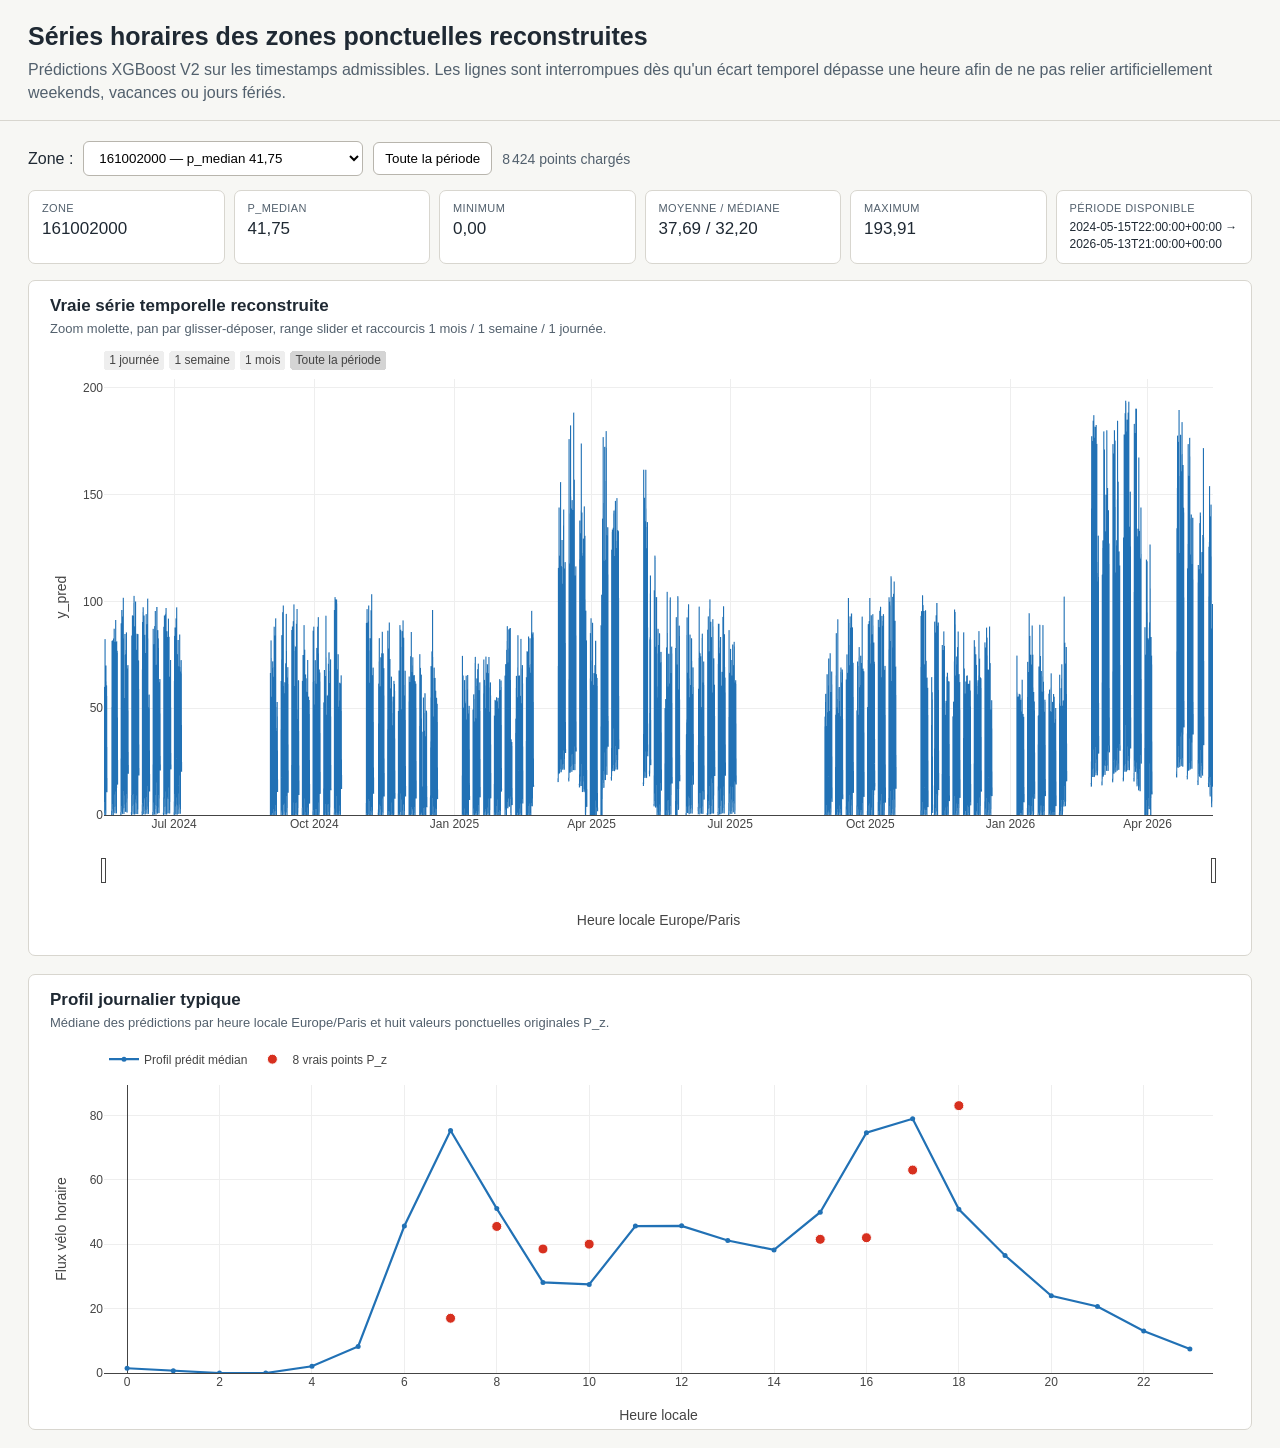
<file: Bordeaux-Mobilite/explorers/punctual-reconstructed-series.html>
<!doctype html>
<html lang="fr">
<head>
  <meta charset="utf-8">
  <meta name="viewport" content="width=device-width, initial-scale=1">
  <title>Séries ponctuelles reconstruites</title>
  <script src="https://cdn.plot.ly/plotly-2.35.2.min.js"></script>
  <style>
    * { box-sizing: border-box; }
    body { margin: 0; font-family: sans-serif; background: #f7f7f4; color: #1f2933; }
    header { padding: 22px 28px 16px; border-bottom: 1px solid #d8d6cf; }
    h1 { margin: 0 0 7px; font-size: 25px; }
    header p { margin: 0; color: #52606d; line-height: 1.45; }
    .toolbar { margin: 20px 28px 14px; display: flex; gap: 10px; align-items: center; flex-wrap: wrap; }
    select, button { padding: 8px 11px; border: 1px solid #b8b5ad; border-radius: 6px; background: white; }
    select { min-width: 280px; }
    button { cursor: pointer; }
    #status { color: #52606d; font-size: 14px; }
    #error { margin: 0 28px 14px; color: #9b1c1c; }
    .cards { margin: 0 28px 16px; display: grid; grid-template-columns: repeat(6, minmax(130px, 1fr)); gap: 9px; }
    .card, .panel { background: white; border: 1px solid #d8d6cf; border-radius: 7px; }
    .card { padding: 11px 13px; }
    .label { color: #52606d; font-size: 11px; text-transform: uppercase; letter-spacing: .035em; }
    .value { margin-top: 5px; font-size: 17px; font-variant-numeric: tabular-nums; overflow-wrap: anywhere; }
    .value.small { font-size: 12px; line-height: 1.35; }
    .panel { margin: 0 28px 18px; padding: 12px 13px 6px; }
    .panel h2 { margin: 3px 8px 0; font-size: 17px; }
    .note { margin: 5px 8px 3px; color: #52606d; font-size: 13px; }
    #series { width: 100%; height: 610px; }
    #profile { width: 100%; height: 390px; }
    @media (max-width: 1000px) { .cards { grid-template-columns: repeat(3, 1fr); } }
    @media (max-width: 620px) { .cards { grid-template-columns: repeat(2, 1fr); } .panel, .toolbar, .cards, #error { margin-left: 10px; margin-right: 10px; } }
  </style>
</head>
<body>
  <header>
    <h1>Séries horaires des zones ponctuelles reconstruites</h1>
    <p>Prédictions XGBoost V2 sur les timestamps admissibles. Les lignes sont interrompues dès qu'un écart temporel dépasse une heure afin de ne pas relier artificiellement weekends, vacances ou jours fériés.</p>
  </header>
  <main>
    <div class="toolbar">
      <label for="zone">Zone :</label>
      <select id="zone" disabled></select>
      <button id="reset" disabled>Toute la période</button>
      <span id="status">Chargement…</span>
    </div>
    <div id="error"></div>
    <section class="cards">
      <div class="card"><div class="label">Zone</div><div class="value" id="zone-card">—</div></div>
      <div class="card"><div class="label">p_median</div><div class="value" id="p-median">—</div></div>
      <div class="card"><div class="label">Minimum</div><div class="value" id="minimum">—</div></div>
      <div class="card"><div class="label">Moyenne / médiane</div><div class="value" id="mean-median">—</div></div>
      <div class="card"><div class="label">Maximum</div><div class="value" id="maximum">—</div></div>
      <div class="card"><div class="label">Période disponible</div><div class="value small" id="period">—</div></div>
    </section>
    <section class="panel">
      <h2>Vraie série temporelle reconstruite</h2>
      <p class="note">Zoom molette, pan par glisser-déposer, range slider et raccourcis 1 mois / 1 semaine / 1 journée.</p>
      <div id="series"></div>
    </section>
    <section class="panel">
      <h2>Profil journalier typique</h2>
      <p class="note">Médiane des prédictions par heure locale Europe/Paris et huit valeurs ponctuelles originales P_z.</p>
      <div id="profile"></div>
    </section>
  </main>
  <script>
    const indexUrl = "../data/punctual-reconstructed-series/index.json";
    const zoneSelect = document.getElementById("zone");
    const resetButton = document.getElementById("reset");
    const status = document.getElementById("status");
    const errorBox = document.getElementById("error");
    let indexPayload = null;
    let currentRequest = 0;
    const plotConfig = { responsive: true, displaylogo: false, scrollZoom: true, modeBarButtonsToRemove: ["lasso2d", "select2d"] };

    function number(value, digits = 2) {
      return Number(value).toLocaleString("fr-FR", { minimumFractionDigits: digits, maximumFractionDigits: digits });
    }

    const bordeauxTimeFormatter = new Intl.DateTimeFormat("en-CA", {
      timeZone: "Europe/Paris", year: "numeric", month: "2-digit", day: "2-digit",
      hour: "2-digit", minute: "2-digit", second: "2-digit", hourCycle: "h23"
    });

    function bordeauxLocalTimestamp(timestamp) {
      const parts = {};
      bordeauxTimeFormatter.formatToParts(new Date(timestamp)).forEach(({ type, value }) => { parts[type] = value; });
      return `${parts.year}-${parts.month}-${parts.day}T${parts.hour}:${parts.minute}:${parts.second}`;
    }

    function renderSummary(payload) {
      const s = payload.summary;
      document.getElementById("zone-card").textContent = s.zone_id;
      document.getElementById("p-median").textContent = number(s.p_median);
      document.getElementById("minimum").textContent = number(s.minimum);
      document.getElementById("mean-median").textContent = number(s.mean) + " / " + number(s.median);
      document.getElementById("maximum").textContent = number(s.maximum);
      document.getElementById("period").textContent = s.first_timestamp + " → " + s.last_timestamp;
    }

    function brokenSeries(timestamps, values) {
      const x = [], y = [];
      timestamps.forEach((timestamp, i) => {
        const localTimestamp = bordeauxLocalTimestamp(timestamp);
        if (i > 0 && Date.parse(timestamp) - Date.parse(timestamps[i - 1]) > 3600000) {
          x.push(localTimestamp); y.push(null);
        }
        x.push(localTimestamp); y.push(values[i]);
      });
      return { x, y };
    }

    function renderSeries(payload) {
      const data = brokenSeries(indexPayload.timestamps, payload.y_pred);
      Plotly.react("series", [{
        type: "scattergl", mode: "lines", name: "y_pred", x: data.x, y: data.y,
        connectgaps: false, line: { color: "#2171b5", width: 1.1 },
        hovertemplate: "%{x|%d/%m/%Y %H:%M} (Europe/Paris)<br>y_pred=%{y:.2f}<extra>" + payload.zone_id + "</extra>"
      }], {
        template: "plotly_white", margin: { l: 62, r: 25, t: 25, b: 55 },
        hovermode: "x unified", dragmode: "pan", uirevision: payload.zone_id,
        xaxis: {
          title: "Heure locale Europe/Paris", type: "date", rangeslider: { visible: true, thickness: .09 },
          rangeselector: { buttons: [
            { count: 1, label: "1 journée", step: "day", stepmode: "backward" },
            { count: 7, label: "1 semaine", step: "day", stepmode: "backward" },
            { count: 1, label: "1 mois", step: "month", stepmode: "backward" },
            { step: "all", label: "Toute la période" }
          ] }
        },
        yaxis: { title: "y_pred", rangemode: "tozero" }
      }, plotConfig);
    }

    function renderProfile(payload) {
      Plotly.react("profile", [
        {
          type: "scatter", mode: "lines+markers", name: "Profil prédit médian",
          x: Array.from({ length: 24 }, (_, i) => i), y: payload.typical_profile,
          line: { color: "#2171b5", width: 2.2 }, marker: { size: 5 }
        },
        {
          type: "scatter", mode: "markers", name: "8 vrais points P_z",
          x: payload.p_hours, y: payload.p_values,
          marker: { color: "#d7301f", size: 10, line: { color: "white", width: 1 } }
        }
      ], {
        template: "plotly_white", margin: { l: 62, r: 25, t: 25, b: 50 },
        xaxis: { title: "Heure locale", tickmode: "linear", dtick: 2, range: [-.5, 23.5] },
        yaxis: { title: "Flux vélo horaire", rangemode: "tozero" },
        legend: { orientation: "h", y: 1.14 }
      }, plotConfig);
    }

    async function loadZone(zoneId) {
      const request = ++currentRequest;
      status.textContent = "Chargement de " + zoneId + "…";
      errorBox.textContent = "";
      try {
        const zone = indexPayload.zones.find((item) => item.zone_id === zoneId);
        const response = await fetch(new URL(zone.path, new URL(indexUrl, window.location.href)));
        if (!response.ok) throw new Error("HTTP " + response.status);
        const payload = await response.json();
        if (request !== currentRequest) return;
        if (payload.y_pred.length !== indexPayload.n_timestamps) throw new Error("longueur zonale invalide");
        renderSummary(payload); renderSeries(payload); renderProfile(payload);
        status.textContent = number(payload.summary.n_timestamps, 0) + " points chargés";
        resetButton.disabled = false;
      } catch (error) {
        errorBox.textContent = "Impossible de charger la zone : " + error.message + ". Servez ce dossier avec un petit serveur HTTP local.";
        status.textContent = "Erreur";
      }
    }

    async function initialize() {
      try {
        const response = await fetch(indexUrl);
        if (!response.ok) throw new Error("HTTP " + response.status);
        indexPayload = await response.json();
        indexPayload.zones.forEach((zone) => {
          const option = document.createElement("option");
          option.value = zone.zone_id;
          option.textContent = zone.zone_id + " — p_median " + number(zone.p_median);
          zoneSelect.appendChild(option);
        });
        zoneSelect.disabled = false;
        zoneSelect.addEventListener("change", () => loadZone(zoneSelect.value));
        resetButton.addEventListener("click", () => Plotly.relayout("series", { "xaxis.autorange": true }));
        await loadZone(indexPayload.zones[0].zone_id);
      } catch (error) {
        errorBox.textContent = "Impossible de charger l'index : " + error.message + ". Lancez le serveur HTTP indiqué dans la documentation de génération.";
        status.textContent = "Erreur";
      }
    }
    initialize();
  </script>
</body>
</html>
</file>
<file: Bordeaux-Mobilite/assets/css/style.css>
:root {
  --bg: #f4f7fa;
  --surface: #ffffff;
  --surface-soft: #edf3f7;
  --ink: #17202b;
  --muted: #617080;
  --muted-strong: #34485a;
  --line: #d8e2ea;
  --line-strong: #b8c8d5;
  --link: #285f78;
  --link-hover: #153f55;
  --morning: #c79a45;
  --evening: #9b82d0;
  --balanced: #4fa69c;
  --insufficient: #6f7b89;
  --rocade: #263f56;
  --zones: #7f92a1;
  --zones-fill: #dfe8ee;
  --sensors: #253545;
  --focus: #a66f17;
}

* {
  box-sizing: border-box;
}

html,
body {
  margin: 0;
  background: var(--bg);
  color: var(--ink);
  font-family: system-ui, -apple-system, BlinkMacSystemFont, "Segoe UI", sans-serif;
  font-size: 15px;
  line-height: 1.48;
  overflow-x: hidden;
}

body {
  min-height: 100vh;
}

a {
  color: var(--link);
  text-decoration-thickness: 1px;
  text-underline-offset: 3px;
}

a:hover {
  color: var(--link-hover);
}

:focus-visible {
  outline: 2px solid var(--focus);
  outline-offset: 3px;
}

.site-header {
  background: var(--surface);
  border-bottom: 1px solid var(--line);
}

.header-inner,
.content,
.footer-inner {
  width: min(1140px, calc(100% - 36px));
  margin: 0 auto;
}

.header-inner {
  padding: 10px 0 9px;
}

.site-title {
  margin: 0;
  font-size: clamp(23px, 2.5vw, 31px);
  font-weight: 610;
  letter-spacing: 0;
  line-height: 1.12;
}

.site-subtitle {
  margin: 4px 0 0;
  max-width: 760px;
  color: var(--muted-strong);
  font-size: 16px;
}

.site-intro {
  margin: 7px 0 0;
  max-width: 760px;
  color: var(--muted);
  font-size: 14px;
}

.primary-nav {
  display: flex;
  flex-wrap: wrap;
  gap: 0;
  margin-top: 10px;
}

.primary-nav a {
  display: inline-block;
  padding-bottom: 3px;
  border-bottom: 1px solid transparent;
  color: var(--muted-strong);
  font-size: 13px;
  text-decoration: none;
}

.primary-nav a + a::before {
  content: "·";
  display: inline-block;
  margin: 0 10px;
  color: var(--line-strong);
}

.primary-nav a:hover,
.primary-nav a[aria-current="page"] {
  color: var(--ink);
  border-bottom-color: var(--muted-strong);
}

.content {
  padding: 20px 0 40px;
}

.content-narrow {
  max-width: 900px;
}

.section {
  margin-top: 26px;
}

.section:first-child {
  margin-top: 0;
}

.section-header {
  display: flex;
  align-items: end;
  justify-content: space-between;
  gap: 18px;
  margin-bottom: 12px;
  padding-bottom: 9px;
  border-bottom: 1px solid var(--line);
}

.section-header.compact {
  display: block;
}

h2,
h3 {
  margin: 0;
  letter-spacing: 0;
  line-height: 1.25;
}

h2 {
  font-size: 19px;
  font-weight: 610;
}

h3 {
  font-size: 16px;
  font-weight: 590;
}

p {
  margin: 0;
}

.lead {
  max-width: 780px;
  color: var(--muted);
  font-size: 15px;
}

.project-introduction .lead {
  max-width: 900px;
}

.project-path {
  display: grid;
  grid-template-columns: repeat(4, minmax(0, 1fr));
  gap: 28px;
  margin: 22px 0 0;
  padding: 0;
  list-style: none;
}

.project-path li {
  position: relative;
  display: grid;
  place-items: center;
  min-height: 58px;
  padding: 10px 12px;
  border: 1px solid var(--line);
  background: var(--surface);
  color: var(--muted-strong);
  font-size: 14px;
  font-weight: 560;
  text-align: center;
}

.project-path li:not(:last-child)::after {
  content: "→";
  position: absolute;
  top: 50%;
  right: -22px;
  color: var(--line-strong);
  transform: translateY(-50%);
}

.key-metrics {
  display: grid;
  grid-template-columns: repeat(5, minmax(0, 1fr));
  gap: 10px;
}

.key-metrics.compact {
  grid-template-columns: repeat(3, minmax(0, 1fr));
  max-width: 760px;
}

.key-metric {
  display: grid;
  align-content: start;
  gap: 5px;
  min-height: 104px;
  padding: 14px;
  border: 1px solid var(--line);
  background: var(--surface);
}

.key-metric strong {
  color: var(--ink);
  font-family: ui-monospace, SFMono-Regular, Menlo, Consolas, monospace;
  font-size: 24px;
  font-weight: 590;
  font-variant-numeric: tabular-nums;
  line-height: 1.1;
}

.key-metric span {
  color: var(--muted);
  font-size: 13px;
}

.key-metric strong.metric-period {
  font-size: 18px;
  line-height: 1.25;
}

.definition-note {
  max-width: 860px;
  margin-top: 16px;
  padding: 11px 0;
  border-top: 1px solid var(--line);
  border-bottom: 1px solid var(--line);
  color: var(--muted-strong);
  font-size: 14px;
}

.load-note {
  margin-top: 8px;
}

.load-note:empty {
  display: none;
}

.portal-grid {
  display: grid;
  grid-template-columns: repeat(4, minmax(0, 1fr));
  gap: 10px;
}

.portal-card {
  display: grid;
  align-content: start;
  gap: 6px;
  min-height: 118px;
  padding: 14px;
  border: 1px solid var(--line);
  background: var(--surface);
  color: var(--ink);
  text-decoration: none;
}

.portal-card::after {
  content: "→";
  align-self: end;
  color: var(--muted);
  font-size: 13px;
}

.portal-card strong {
  font-size: 15px;
  font-weight: 590;
}

.portal-card span {
  color: var(--muted);
  font-size: 13px;
}

.portal-card:hover,
.portal-card:focus-visible {
  border-color: var(--line-strong);
  color: var(--link-hover);
}

.portal-card:hover::after,
.portal-card:focus-visible::after {
  color: var(--link-hover);
}

.muted {
  color: var(--muted);
}

.source-note,
.analysis-note {
  color: var(--muted);
  font-size: 13px;
}

.source-note {
  margin: -4px 0 11px;
}

.analysis-note {
  margin-top: 12px;
}

.classification-grid,
.preview-grid {
  display: grid;
  grid-template-columns: repeat(2, minmax(0, 1fr));
  gap: 26px;
  align-items: start;
}

.analysis-panel,
.preview-panel,
.summary-panel {
  padding: 14px 0 15px;
  border-bottom: 1px solid var(--line);
}

.analysis-panel h2,
.preview-panel h3,
.summary-panel h2 {
  margin-bottom: 10px;
}

.panel-note,
.figure-caption,
.footnote {
  color: var(--muted);
  font-size: 13px;
}

.panel-note {
  margin-top: 12px;
}

.panel-note:empty {
  display: none;
}

.footnote {
  margin-top: 14px;
  padding-top: 10px;
  border-top: 1px solid var(--line);
}

.distribution {
  display: grid;
  gap: 11px;
}

.stacked-bar {
  display: flex;
  width: 100%;
  height: 16px;
  overflow: hidden;
  background: #e7edf3;
  border: 1px solid var(--line-strong);
}

.stacked-bar.compact {
  height: 10px;
}

.stack-segment {
  min-width: 0;
  height: 100%;
}

.class-morning {
  background: var(--morning);
}

.class-evening {
  background: var(--evening);
}

.class-balanced {
  background: var(--balanced);
}

.class-insufficient {
  background: var(--insufficient);
}

.count-list,
.compact-list {
  display: grid;
  gap: 7px;
  margin: 0;
  padding: 0;
  list-style: none;
}

.count-list li,
.compact-list li {
  display: grid;
  grid-template-columns: minmax(130px, 1fr) auto;
  gap: 12px;
  align-items: baseline;
  color: var(--muted);
  font-size: 13px;
}

.count-list strong,
.compact-list strong,
.mono {
  color: var(--ink);
  font-family: ui-monospace, SFMono-Regular, Menlo, Consolas, monospace;
  font-size: 13px;
  font-weight: 560;
  font-variant-numeric: tabular-nums;
}

.count-list strong {
  display: inline-flex;
  gap: 8px;
  justify-content: end;
  align-items: baseline;
}

.count-percent {
  min-width: 42px;
  color: var(--muted);
  font-size: 12px;
  font-weight: 500;
  text-align: right;
}

.label-with-swatch {
  display: inline-flex;
  align-items: center;
  gap: 7px;
}

.swatch {
  width: 11px;
  height: 11px;
  flex: 0 0 11px;
  border: 1px solid rgba(23, 32, 43, 0.18);
}

.swatch.round {
  border-radius: 50%;
}

.swatch.dashed {
  border: 1px dashed #697785;
}

.action-row {
  display: grid;
  gap: 0;
  margin-top: 15px;
}

.action-list {
  border-top: 1px solid var(--line);
  border-bottom: 1px solid var(--line);
}

.text-action {
  display: grid;
  grid-template-columns: minmax(0, 1fr) auto;
  gap: 12px;
  align-items: center;
  min-height: 38px;
  padding: 8px 0;
  color: var(--link);
  font-size: 13px;
  text-decoration: none;
}

.text-action + .text-action {
  border-top: 1px solid var(--line);
}

.text-action span {
  color: var(--muted);
  font-size: 12px;
  text-align: right;
  white-space: nowrap;
}

.text-action::after {
  content: "→";
  color: var(--muted);
  font-size: 13px;
  line-height: 1;
}

.inline-action {
  min-height: 0;
  padding: 0;
}

.text-action:hover,
.text-action:focus-visible {
  color: var(--link-hover);
}

.text-action:hover::after,
.text-action:focus-visible::after {
  color: var(--link-hover);
}

.year-tabs {
  display: flex;
  flex-wrap: wrap;
  gap: 13px;
  margin: 0 0 13px;
}

.year-tabs button {
  appearance: none;
  padding: 0 0 3px;
  border: 0;
  border-bottom: 1px solid transparent;
  background: transparent;
  color: var(--muted);
  cursor: pointer;
  font: inherit;
  font-size: 13px;
}

.year-tabs button:hover,
.year-tabs button[aria-pressed="true"] {
  color: var(--ink);
  border-bottom-color: var(--muted-strong);
}

.year-comparison {
  display: grid;
  gap: 0;
  margin: 12px 0 14px;
  border-top: 1px solid var(--line);
  border-bottom: 1px solid var(--line);
}

.year-strip {
  display: grid;
  gap: 7px;
  padding: 10px 0;
}

.year-strip + .year-strip {
  border-top: 1px solid var(--line);
}

.year-strip.is-selected {
  box-shadow: inset 2px 0 0 var(--link);
  padding-left: 9px;
}

.selected-year-strip {
  margin: 12px 0 10px;
}

.year-strip-head,
.mini-counts {
  display: grid;
  align-items: center;
  gap: 12px;
}

.year-strip-head {
  grid-template-columns: minmax(0, 1fr) auto;
}

.year-strip-head strong {
  font-family: ui-monospace, SFMono-Regular, Menlo, Consolas, monospace;
  font-size: 13px;
  font-weight: 580;
}

.year-strip-head span,
.mini-counts {
  color: var(--muted);
  font-size: 12px;
}

.unit-count {
  white-space: nowrap;
}

.class-legend-inline {
  display: flex;
  flex-wrap: wrap;
  gap: 6px 13px;
  margin: 2px 0 11px;
  color: var(--muted);
  font-size: 12px;
}

.class-legend-inline > span {
  display: inline-flex;
  align-items: center;
  gap: 5px;
}

.mini-counts {
  grid-template-columns: repeat(4, minmax(0, auto));
  justify-content: flex-start;
  gap: 7px 12px;
}

.mini-counts span {
  display: inline-flex;
  align-items: center;
  gap: 5px;
}

.map-shell {
  overflow: hidden;
  background: var(--surface);
  border-top: 1px solid var(--line);
  border-bottom: 1px solid var(--line);
}

.map {
  width: 100%;
  height: 520px;
  min-height: 360px;
  background: #eef3f6;
}

.map-fallback {
  display: grid;
  place-items: center;
  min-height: 220px;
}

.map-status {
  max-width: 520px;
  color: var(--muted);
  font-size: 13px;
  text-align: center;
}

.zone-id-label {
  border: 0;
  background: transparent;
}

.zone-id-label span {
  display: inline-block;
  transform: translate(-50%, -50%);
  padding: 1px 3px;
  border: 1px solid rgba(97, 112, 128, 0.55);
  border-radius: 2px;
  background: rgba(255, 255, 255, 0.9);
  color: #263f56;
  box-shadow: 0 1px 2px rgba(23, 32, 43, 0.15);
  font-family: ui-monospace, SFMono-Regular, Menlo, Consolas, monospace;
  font-size: 9px;
  font-weight: 600;
  line-height: 1.15;
  white-space: nowrap;
}

.candidate-map-marker {
  border: 0;
  background: transparent;
}

.candidate-map-marker span {
  display: block;
  width: 14px;
  height: 14px;
  margin: 2px;
  border: 2px solid #ffffff;
  box-shadow: 0 1px 4px rgba(23, 32, 43, 0.5);
}

.candidate-map-marker .candidate-shared,
.swatch.candidate-shared {
  border-radius: 2px;
  background: #d97706;
  transform: rotate(45deg);
}

.candidate-map-marker .candidate-inward,
.swatch.candidate-inward {
  border-radius: 50%;
  background: #a53e8c;
}

.leaflet-control-layers {
  font-size: 12px;
}

.map-preview .map {
  height: min(48vh, 500px);
  min-height: 340px;
}

.map-large .map {
  height: min(68vh, 640px);
  min-height: 480px;
}

.map-caption,
.table-caption {
  padding: 9px 0;
  border-top: 1px solid var(--line);
  color: var(--muted);
  font-size: 13px;
}

.split-caption {
  display: flex;
  align-items: center;
  justify-content: space-between;
  gap: 14px;
  flex-wrap: wrap;
}

.legend {
  display: flex;
  flex-wrap: wrap;
  gap: 8px 14px;
  color: var(--muted);
  font-size: 13px;
}

.legend-item {
  display: inline-flex;
  align-items: center;
  gap: 6px;
}

.rocade-swatch {
  height: 4px;
  border: 0;
  background: var(--rocade);
}

.modeling-zone-swatch {
  border-color: var(--zones);
  background: var(--zones-fill);
}

.permanent-zone-swatch {
  border-color: #26736d;
  background: #4fa69c;
}

.permanent-sensor-swatch {
  background: #263f56;
}

.punctual-zone-swatch {
  border-color: #8a5b12;
  background: #e2b85f;
}

.punctual-point-swatch {
  background: #5f4a7a;
}

.coverage-both {
  background: #238b45;
}

.coverage-punctual-only {
  background: #2171b5;
}

.coverage-permanent-only {
  background: #d95f0e;
}

.coverage-none {
  background: #d9d9d9;
}

.coverage-summary {
  max-width: 820px;
}

.coverage-stacked-bar {
  height: 24px;
  margin-bottom: 12px;
}

.coverage-stacked-bar .stack-segment + .stack-segment {
  border-left: 1px solid rgba(255, 255, 255, 0.8);
}

.fact-line {
  display: flex;
  flex-wrap: wrap;
  gap: 0 10px;
  margin-top: 22px;
  padding: 9px 0;
  border-top: 1px solid var(--line);
  border-bottom: 1px solid var(--line);
  color: var(--muted);
  font-size: 13px;
}

.fact-line span + span::before {
  content: "·";
  margin: 0 10px 0 0;
  color: var(--line-strong);
}

.fact-line strong {
  color: var(--ink);
  font-weight: 560;
}

.map-page {
  display: grid;
  gap: 14px;
}

.context-block {
  max-width: 780px;
  color: var(--muted);
  font-size: 14px;
}

.context-block p + p {
  margin-top: 5px;
}

.summary-layout {
  display: grid;
  grid-template-columns: minmax(280px, 0.8fr) minmax(0, 1.2fr);
  gap: 26px;
  align-items: start;
}

.summary-layout.single {
  grid-template-columns: minmax(0, 1fr);
}

.filters {
  display: flex;
  flex-wrap: wrap;
  gap: 8px 12px;
}

.filter-control {
  display: inline-flex;
  align-items: center;
  gap: 6px;
  color: var(--muted);
  font-size: 13px;
}

.filter-control input {
  width: 15px;
  height: 15px;
  accent-color: var(--balanced);
}

.preview-panel p {
  color: var(--muted);
  font-size: 13px;
}

.preview-metrics {
  display: grid;
  grid-template-columns: repeat(3, minmax(0, 1fr));
  gap: 12px;
  margin: 13px 0;
  padding: 10px 0;
  border-top: 1px solid var(--line);
  border-bottom: 1px solid var(--line);
}

.explorer-links {
  max-width: 640px;
}

.temporal-explorer {
  border-top: 1px solid var(--line);
  border-bottom: 1px solid var(--line);
  background: var(--surface);
}

.explorer-toolbar {
  display: flex;
  align-items: center;
  gap: 10px 14px;
  flex-wrap: wrap;
  padding: 12px 0 8px;
  color: var(--muted-strong);
  font-size: 13px;
}

.explorer-toolbar label {
  font-weight: 560;
}

.explorer-toolbar select {
  width: min(100%, 380px);
  padding: 7px 9px;
  border: 1px solid var(--line-strong);
  border-radius: 3px;
  background: var(--surface);
  color: var(--ink);
  font: inherit;
}

.explorer-toolbar select:disabled {
  color: var(--muted);
  cursor: wait;
}

.explorer-summary,
.explorer-status {
  color: var(--muted);
  font-size: 12px;
}

.explorer-status {
  min-height: 18px;
  padding: 0 0 5px;
}

.temporal-plot {
  width: 100%;
  height: min(64vh, 620px);
  min-height: 460px;
}

.provenance-list {
  display: grid;
  gap: 0;
  max-width: 940px;
  margin: 0;
  border-top: 1px solid var(--line);
}

.provenance-list > div {
  display: grid;
  grid-template-columns: minmax(170px, 0.35fr) minmax(0, 1fr);
  gap: 16px;
  padding: 9px 0;
  border-bottom: 1px solid var(--line);
}

.provenance-list dt {
  color: var(--muted);
  font-size: 13px;
}

.provenance-list dd {
  min-width: 0;
  margin: 0;
  color: var(--muted-strong);
  font-size: 13px;
  overflow-wrap: anywhere;
}

.provenance-list code {
  font-size: 12px;
}

.legacy-audits {
  max-width: 760px;
  margin-top: 18px;
  color: var(--muted);
  font-size: 13px;
}

.legacy-audits .action-row {
  margin-top: 8px;
}

.preview-metrics div {
  display: grid;
  gap: 2px;
}

.preview-metrics strong {
  font-family: ui-monospace, SFMono-Regular, Menlo, Consolas, monospace;
  font-size: 15px;
  font-weight: 560;
}

.preview-metrics span {
  color: var(--muted);
  font-size: 12px;
}

table {
  width: 100%;
  border-collapse: collapse;
  font-size: 13px;
}

.table-wrap {
  width: 100%;
  overflow-x: auto;
}

th,
td {
  padding: 8px 0;
  border-bottom: 1px solid var(--line);
  text-align: left;
  vertical-align: top;
}

th {
  color: var(--muted-strong);
  font-weight: 560;
}

td {
  color: var(--muted);
}

tbody tr:last-child td {
  border-bottom: 0;
}

.preparation-pipelines {
  display: grid;
  grid-template-columns: repeat(2, minmax(0, 1fr));
  gap: 18px;
}

.preparation-branch {
  border: 1px solid var(--line);
  border-top: 3px solid #26736d;
  background: var(--surface);
}

.preparation-branch.punctual-branch {
  border-top-color: #8a5b12;
}

.preparation-branch-header {
  padding: 14px 16px 12px;
  border-bottom: 1px solid var(--line);
}

.eyebrow {
  margin-bottom: 3px;
  color: var(--muted);
  font-size: 11px;
  font-weight: 650;
  letter-spacing: 0.07em;
  text-transform: uppercase;
}

.preparation-flow {
  display: grid;
  gap: 18px;
  margin: 0;
  padding: 16px;
  list-style: none;
}

.preparation-flow li {
  position: relative;
  display: grid;
  gap: 4px;
  min-height: 72px;
  padding: 11px 12px;
  border: 1px solid var(--line);
  background: var(--surface);
}

.preparation-flow li:not(:last-child)::after {
  content: "↓";
  position: absolute;
  left: 50%;
  bottom: -20px;
  z-index: 1;
  padding: 0 4px;
  background: var(--surface);
  color: var(--line-strong);
  transform: translateX(-50%);
}

.preparation-flow li > strong {
  font-size: 14px;
  font-weight: 610;
}

.preparation-flow li > strong[data-metric-path],
.preparation-result > strong[data-metric-path] {
  font-family: ui-monospace, SFMono-Regular, Menlo, Consolas, monospace;
  font-size: 23px;
  font-variant-numeric: tabular-nums;
}

.preparation-flow li > span {
  color: var(--muted);
  font-size: 13px;
}

.preparation-flow .preparation-result {
  border-color: var(--line-strong);
  background: var(--surface-soft);
}

.slot-list {
  display: flex;
  flex-wrap: wrap;
  gap: 4px;
}

.slot-list > span {
  padding: 2px 5px;
  border: 1px solid var(--line);
  background: var(--surface-soft);
  color: var(--muted-strong);
  font-family: ui-monospace, SFMono-Regular, Menlo, Consolas, monospace;
  font-size: 11px;
}

.preparation-convergence {
  display: grid;
  justify-items: center;
  gap: 3px;
  width: min(100%, 520px);
  margin: 28px auto 0;
  padding: 13px 16px;
  border: 1px solid var(--line-strong);
  background: var(--surface-soft);
  text-align: center;
}

.preparation-convergence::before {
  content: "↓";
  margin-top: -35px;
  padding: 0 6px;
  background: var(--bg);
  color: var(--line-strong);
}

.preparation-convergence span {
  color: var(--muted);
  font-size: 13px;
}

.preparation-convergence strong span {
  color: inherit;
  font-size: inherit;
}

.preparation-distinction {
  display: grid;
  grid-template-columns: repeat(2, minmax(0, 1fr));
  gap: 12px;
}

.preparation-distinction article {
  padding: 15px;
  border: 1px solid var(--line);
  background: var(--surface);
}

.preparation-distinction article > strong {
  display: block;
  margin-bottom: 6px;
  font-family: ui-monospace, SFMono-Regular, Menlo, Consolas, monospace;
  font-size: 26px;
  font-weight: 590;
}

.preparation-distinction p {
  margin-top: 7px;
  color: var(--muted);
  font-size: 13px;
}

.results-protocol-flow {
  display: flex;
  gap: 28px;
  margin: 0;
  padding: 0;
  list-style: none;
}

.results-protocol-flow li {
  position: relative;
  display: grid;
  flex: 1 1 0;
  align-content: center;
  min-height: 94px;
  padding: 13px;
  border: 1px solid var(--line);
  background: var(--surface);
  text-align: center;
}

.results-protocol-flow li:not(:last-child)::after {
  content: "→";
  position: absolute;
  top: 50%;
  right: -22px;
  color: var(--line-strong);
  transform: translateY(-50%);
}

.results-protocol-flow strong {
  font-family: ui-monospace, SFMono-Regular, Menlo, Consolas, monospace;
  font-size: 21px;
}

.results-protocol-flow span {
  color: var(--muted);
  font-size: 12px;
}

.key-metrics.compact.results-role-metrics {
  grid-template-columns: repeat(4, minmax(0, 1fr));
  max-width: none;
}

.feature-panel {
  display: grid;
  grid-template-columns: auto minmax(0, 1fr);
  align-items: center;
  gap: 14px;
  margin-top: 12px;
  padding: 13px 15px;
  border: 1px solid var(--line);
  background: var(--surface-soft);
}

.feature-panel h3 {
  font-size: 13px;
}

.feature-chips {
  display: flex;
  flex-wrap: wrap;
  gap: 5px;
  margin: 0;
  padding: 0;
  list-style: none;
}

.feature-chips li {
  padding: 3px 7px;
  border: 1px solid var(--line);
  background: var(--surface);
  color: var(--muted-strong);
  font-family: ui-monospace, SFMono-Regular, Menlo, Consolas, monospace;
  font-size: 11px;
}

.results-bar-chart {
  display: grid;
  gap: 10px;
  max-width: 900px;
}

.result-bar-row,
.accessibility-bar-row {
  display: grid;
  grid-template-columns: 150px minmax(120px, 1fr) 74px;
  align-items: center;
  gap: 12px;
}

.result-bar-label {
  display: flex;
  align-items: center;
  gap: 7px;
  font-family: ui-monospace, SFMono-Regular, Menlo, Consolas, monospace;
  font-size: 13px;
}

.result-badge {
  padding: 2px 5px;
  border: 1px solid #26736d;
  color: #1f625d;
  font-family: system-ui, -apple-system, BlinkMacSystemFont, "Segoe UI", sans-serif;
  font-size: 10px;
  font-weight: 650;
  letter-spacing: 0.04em;
  text-transform: uppercase;
}

.result-bar-track {
  display: block;
  height: 18px;
  background: #e3ebf0;
}

.result-bar-fill {
  display: block;
  height: 100%;
  background: #8297a8;
}

.result-bar-row.is-selected .result-bar-fill,
.validation-fill {
  background: #26736d;
}

.result-bar-row > strong,
.accessibility-bar-row > strong {
  font-family: ui-monospace, SFMono-Regular, Menlo, Consolas, monospace;
  font-size: 14px;
  font-variant-numeric: tabular-nums;
  text-align: right;
}

.results-split-grid,
.source-effect-grid {
  display: grid;
  grid-template-columns: repeat(2, minmax(0, 1fr));
  gap: 14px;
}

.results-split-card,
.source-effect-card {
  border: 1px solid var(--line);
  background: var(--surface);
}

.results-split-card.validation-card {
  border-top: 3px solid #26736d;
}

.results-split-card.test-card {
  border-top: 3px solid #263f56;
}

.results-split-header {
  padding: 15px;
  border-bottom: 1px solid var(--line);
}

.results-split-header > span {
  color: var(--muted);
  font-size: 12px;
}

.results-metric-grid {
  display: grid;
  grid-template-columns: repeat(4, minmax(0, 1fr));
}

.results-metric-grid > div {
  display: grid;
  gap: 2px;
  padding: 15px 10px;
  border-right: 1px solid var(--line);
  text-align: center;
}

.results-metric-grid > div:last-child {
  border-right: 0;
}

.results-metric-grid strong {
  font-family: ui-monospace, SFMono-Regular, Menlo, Consolas, monospace;
  font-size: 20px;
  font-variant-numeric: tabular-nums;
}

.results-metric-grid span {
  color: var(--muted);
  font-size: 11px;
  text-transform: uppercase;
}

.source-effect-card {
  padding: 15px;
}

.source-effect-card > p:last-child {
  margin-top: 12px;
  color: var(--muted-strong);
  font-size: 13px;
}

.source-effect-list {
  margin: 13px 0 0;
}

.source-effect-list > div {
  display: grid;
  grid-template-columns: minmax(0, 1fr) auto;
  align-items: baseline;
  gap: 12px;
  padding: 8px 0;
  border-top: 1px solid var(--line);
}

.source-effect-list dt {
  color: var(--muted);
  font-size: 12px;
}

.source-effect-list dd {
  display: flex;
  gap: 8px;
  margin: 0;
  font-family: ui-monospace, SFMono-Regular, Menlo, Consolas, monospace;
  font-size: 14px;
  font-variant-numeric: tabular-nums;
}

.source-effect-list dd > span[aria-hidden] {
  color: var(--line-strong);
}

.accessibility-chart {
  display: grid;
  grid-template-columns: repeat(3, minmax(0, 1fr));
  gap: 12px;
}

.accessibility-level {
  padding: 14px;
  border: 1px solid var(--line);
  background: var(--surface);
}

.accessibility-level header {
  display: flex;
  justify-content: space-between;
  align-items: baseline;
  margin-bottom: 13px;
}

.accessibility-level header span {
  color: var(--muted);
  font-size: 12px;
}

.accessibility-bar-row {
  grid-template-columns: 62px minmax(70px, 1fr) 58px;
  gap: 8px;
  margin-top: 8px;
}

.accessibility-bar-row > span:first-child {
  color: var(--muted);
  font-size: 11px;
}

.accessibility-bar-row .result-bar-track {
  height: 13px;
}

.test-fill {
  background: #263f56;
}

.results-map-shell {
  border-right: 1px solid var(--line);
  border-left: 1px solid var(--line);
}

.results-map {
  height: min(66vh, 620px);
  min-height: 480px;
}

.results-map-shell .map-caption {
  padding-right: 12px;
  padding-left: 12px;
}

.results-map-caption-legend {
  align-items: center;
  gap: 7px;
}

.results-gradient-swatch,
.reconstruction-map-legend-gradient {
  display: inline-block;
  width: 112px;
  height: 10px;
  border: 1px solid rgba(38, 63, 86, 0.25);
  background: linear-gradient(90deg, #edf8fb, #66c2a4, #fdae61, #d73027);
}

.reconstruction-map-legend {
  min-width: 142px;
  padding: 8px 9px;
  border: 1px solid var(--line) !important;
  background: rgba(255, 255, 255, 0.94);
  color: var(--muted-strong);
  font-size: 11px;
  line-height: 1.3;
}

.reconstruction-map-legend strong,
.reconstruction-map-legend span {
  display: block;
}

.reconstruction-map-legend-gradient {
  width: 126px;
  margin: 5px 0 2px;
}

.reconstruction-map-legend-scale {
  display: flex;
  justify-content: space-between;
  gap: 14px;
  font-family: ui-monospace, SFMono-Regular, Menlo, Consolas, monospace;
  font-size: 10px;
  white-space: nowrap;
}

.reconstruction-map-legend .reconstruction-map-legend-scale {
  display: flex;
}

.reconstruction-zone-metrics {
  display: grid;
  grid-template-columns: 0.75fr 0.75fr 1.25fr 1.25fr;
  border-top: 1px solid var(--line);
  border-bottom: 1px solid var(--line);
}

.reconstruction-zone-metrics > div {
  display: grid;
  gap: 3px;
  padding: 11px 13px;
  border-right: 1px solid var(--line);
}

.reconstruction-zone-metrics > div:last-child {
  border-right: 0;
}

.reconstruction-zone-metrics span:first-child {
  color: var(--muted);
  font-size: 11px;
  text-transform: uppercase;
}

.reconstruction-zone-metrics strong {
  font-family: ui-monospace, SFMono-Regular, Menlo, Consolas, monospace;
  font-size: 14px;
  font-variant-numeric: tabular-nums;
}

.reconstruction-explorer .definition-note {
  margin: 12px 0 0;
}

.reconstruction-plot {
  height: min(68vh, 660px);
  min-height: 500px;
}

.method-band {
  display: grid;
  grid-template-columns: repeat(24, minmax(0, 1fr));
  gap: 1px;
  padding: 10px 0 16px;
  border-top: 1px solid var(--line);
  border-bottom: 1px solid var(--line);
}

.hour-cell {
  height: 24px;
  background: #e7eef4;
  border: 1px solid #d7e1e9;
}

.hour-cell.morning {
  background: var(--morning);
}

.hour-cell.evening {
  background: var(--evening);
}

.band-labels {
  display: grid;
  grid-template-columns: repeat(24, minmax(0, 1fr));
  margin-top: -12px;
  color: var(--muted);
  font-size: 11px;
}

.band-labels span:nth-child(1) {
  grid-column: 1 / 4;
}

.band-labels span:nth-child(2) {
  grid-column: 8 / 11;
}

.band-labels span:nth-child(3) {
  grid-column: 17 / 20;
}

.method-list {
  display: grid;
  border-top: 1px solid var(--line);
}

.method-item {
  display: grid;
  grid-template-columns: 230px minmax(0, 1fr);
  gap: 18px;
  padding: 11px 0;
  border-bottom: 1px solid var(--line);
}

.method-item strong {
  font-weight: 590;
}

.method-item span {
  color: var(--muted);
}

.class-legend {
  display: grid;
  grid-template-columns: repeat(4, minmax(0, 1fr));
  border-top: 1px solid var(--line);
  border-bottom: 1px solid var(--line);
}

.class-chip {
  padding: 11px 12px 12px;
  border-right: 1px solid var(--line);
  border-top: 3px solid var(--insufficient);
  color: var(--muted);
  font-size: 13px;
}

.class-chip:last-child {
  border-right: 0;
}

.class-chip strong {
  display: block;
  margin-bottom: 4px;
  color: var(--ink);
  font-weight: 590;
}

.class-chip.type-morning {
  border-top-color: var(--morning);
}

.class-chip.type-evening {
  border-top-color: var(--evening);
}

.class-chip.type-balanced {
  border-top-color: var(--balanced);
}

.class-chip.type-insufficient {
  border-top-color: var(--insufficient);
}

.site-footer {
  border-top: 1px solid var(--line);
  color: var(--muted);
  background: var(--surface);
}

.footer-inner {
  padding: 13px 0 20px;
  font-size: 13px;
}

.leaflet-container {
  background: #eef3f6;
  color: var(--ink);
  font-family: system-ui, -apple-system, BlinkMacSystemFont, "Segoe UI", sans-serif;
}

.leaflet-control-layers,
.leaflet-bar a,
.leaflet-control-attribution {
  border-color: var(--line) !important;
  background: #ffffff !important;
  color: var(--ink) !important;
  box-shadow: none !important;
}

.leaflet-bar a {
  border-bottom-color: var(--line) !important;
}

.leaflet-control-attribution a {
  color: var(--link) !important;
}

.leaflet-popup-content-wrapper,
.leaflet-popup-tip {
  background: #ffffff;
}

.leaflet-popup-content {
  color: #17202b;
  font-family: system-ui, -apple-system, BlinkMacSystemFont, "Segoe UI", sans-serif;
  font-size: 13px;
  line-height: 1.45;
}

.leaflet-control-layers label {
  margin: 3px 0;
}

@media (max-width: 920px) {
  .classification-grid,
  .preview-grid,
  .summary-layout,
  .preparation-pipelines {
    grid-template-columns: 1fr;
  }

  .key-metrics,
  .portal-grid {
    grid-template-columns: repeat(2, minmax(0, 1fr));
  }

  .map-large .map {
    height: 560px;
  }

  .results-protocol-flow {
    display: grid;
    grid-template-columns: 1fr;
    gap: 24px;
  }

  .results-protocol-flow li:not(:last-child)::after {
    content: "↓";
    top: auto;
    right: 50%;
    bottom: -21px;
    transform: translateX(50%);
  }

  .accessibility-chart {
    grid-template-columns: 1fr;
  }

  .key-metrics.compact.results-role-metrics {
    grid-template-columns: repeat(2, minmax(0, 1fr));
  }

  .reconstruction-zone-metrics {
    grid-template-columns: repeat(2, minmax(0, 1fr));
  }

  .reconstruction-zone-metrics > div:nth-child(2) {
    border-right: 0;
  }

  .reconstruction-zone-metrics > div:nth-child(-n + 2) {
    border-bottom: 1px solid var(--line);
  }
}

@media (max-width: 680px) {
  .header-inner,
  .content,
  .footer-inner {
    width: min(100% - 24px, 1140px);
  }

  .site-title {
    font-size: 25px;
  }

  .primary-nav {
    gap: 7px 14px;
  }

  .primary-nav a + a::before,
  .fact-line span + span::before {
    content: "";
    margin: 0;
  }

  .section-header {
    align-items: flex-start;
    flex-direction: column;
    gap: 8px;
  }

  .project-path,
  .key-metrics,
  .key-metrics.compact,
  .key-metrics.compact.results-role-metrics,
  .portal-grid {
    grid-template-columns: 1fr;
  }

  .project-path {
    gap: 24px;
  }

  .project-path li:not(:last-child)::after {
    content: "↓";
    top: auto;
    right: 50%;
    bottom: -21px;
    transform: translateX(50%);
  }

  .key-metric,
  .portal-card {
    min-height: 0;
  }

  .explorer-toolbar {
    align-items: stretch;
    flex-direction: column;
  }

  .explorer-toolbar select {
    width: 100%;
  }

  .temporal-plot {
    height: 520px;
    min-height: 420px;
  }

  .results-map {
    height: 480px;
    min-height: 400px;
  }

  .reconstruction-plot {
    height: 560px;
    min-height: 460px;
  }

  .provenance-list > div {
    grid-template-columns: 1fr;
    gap: 3px;
  }

  .count-list li,
  .compact-list li,
  .method-item {
    grid-template-columns: 1fr;
    gap: 3px;
  }

  .preview-metrics,
  .class-legend,
  .preparation-distinction,
  .results-split-grid,
  .source-effect-grid {
    grid-template-columns: 1fr;
  }

  .feature-panel {
    grid-template-columns: 1fr;
  }

  .result-bar-row {
    grid-template-columns: 110px minmax(70px, 1fr) 62px;
    gap: 8px;
  }

  .results-metric-grid {
    grid-template-columns: repeat(2, minmax(0, 1fr));
  }

  .results-metric-grid > div:nth-child(2) {
    border-right: 0;
  }

  .results-metric-grid > div:nth-child(-n + 2) {
    border-bottom: 1px solid var(--line);
  }

  .reconstruction-zone-metrics {
    grid-template-columns: 1fr;
  }

  .reconstruction-zone-metrics > div {
    border-right: 0;
    border-bottom: 1px solid var(--line);
  }

  .reconstruction-zone-metrics > div:last-child {
    border-bottom: 0;
  }

  .year-strip-head {
    grid-template-columns: 1fr;
    gap: 1px;
  }

  .mini-counts {
    grid-template-columns: repeat(2, minmax(0, 1fr));
  }

  .text-action {
    align-items: start;
  }

  .text-action span {
    text-align: left;
    white-space: normal;
  }

  .class-chip {
    border-right: 0;
    border-bottom: 1px solid var(--line);
  }

  .class-chip:last-child {
    border-bottom: 0;
  }

  .map,
  .map-preview .map,
  .map-large .map {
    height: 420px;
    min-height: 340px;
  }
}
</file>
